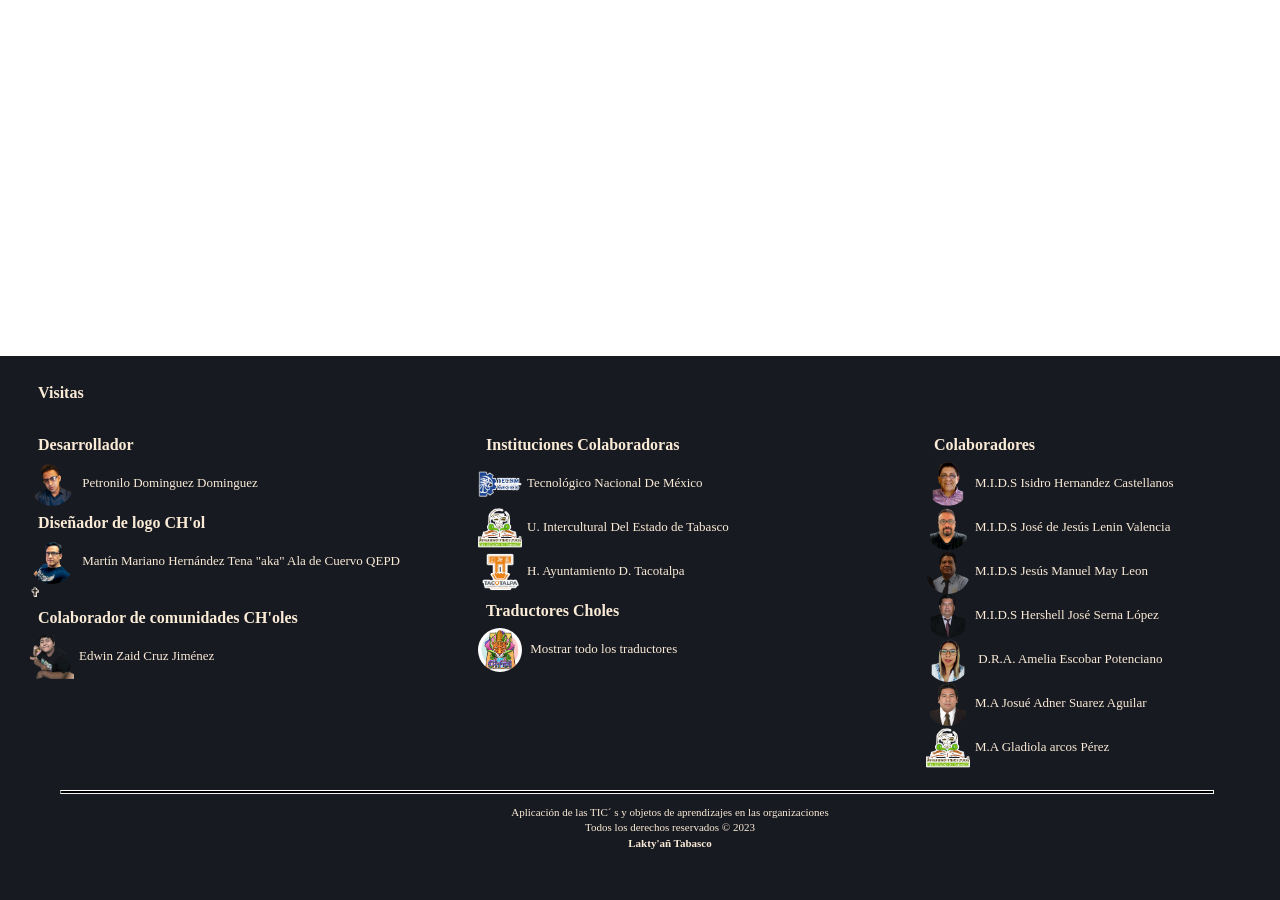
<file: footer.html>
<!DOCTYPE html>
<html lang="en">
  <head>
    <meta charset="UTF-8" />
    <meta name="viewport" content="width=device-width, initial-scale=1.0" />
    <title>Ejemplo de Footer Elegante</title>
    <link rel="stylesheet" href="css/footer.css" />
    <link
      rel="stylesheet"
      href="https://cdnjs.cloudflare.com/ajax/libs/font-awesome/6.4.2/css/all.min.css"
      integrity="sha512-z3gLpd7yknf1YoNbCzqRKc4qyor8gaKU1qmn+CShxbuBusANI9QpRohGBreCFkKxLhei6S9CQXFEbbKuqLg0DA=="
      crossorigin="anonymous"
      referrerpolicy="no-referrer"
    />
  </head>
  <body>
    <footer>
      <h2>Visitas</h2>
      <div id="sfcppfbcnc94trnz296mwgj5esx6x36gahf"></div><script type="text/javascript" src="https://counter7.optistats.ovh/private/counter.js?c=ppfbcnc94trnz296mwgj5esx6x36gahf&down=async" async></script><br><a href="https://www.contadorvisitasgratis.com"></a><noscript><a href="https://www.contadorvisitasgratis.com" title="contador de visitas"><img src="https://counter7.optistats.ovh/private/contadorvisitasgratis.php?c=ppfbcnc94trnz296mwgj5esx6x36gahf" border="0" title="contador de visitas" alt="contador de visitas"></a></noscript>
      <div class="container__footer">
        <div class="box__footer">
          
          <h2>Desarrollador</h2>
          <a
            href="#"
            data-tooltip="Ingeniero informatico, egresado del Instituto Tecnologico Superior de la Region Sierra."
          >
            <img class="perfil" src="img/petro.webp" alt />
            Petronilo Dominguez Dominguez </a
          >
          
          <h2>Diseñador de logo CH'ol</h2>
          <a
            href="https://aladecuervo.com/"
            data-tooltip="Diseñador gráfico especializado en ilustración, edición y foto manipulación de imágenes, fotografía, foto de producto, capacitación y enseñanza para la certificación. Hoy en día colabora con Adobe Latinoamérica impartiendo Webinars relacionados con la edición digital de imágenes, ilustración, tips y trucos para el manejo de sus diferentes programas además de dar  conferencias y talleres en diversas instituciones, universidades y eventos en Latinoamérica."
          >
            <img class="perfil" src="img/cuervo0.webp" alt />
            Martín Mariano Hernández Tena "aka" Ala de Cuervo  QEPD ✞ </a
          >
          <h2>Colaborador de comunidades CH'oles</h2>
          <a href="#">
            <img src="img/edwin.png" alt="Logo 2" />Edwin Zaid Cruz Jiménez</a
          >
          
          
           
        </div>
        

        <div class="box__footer">
          <h2>Instituciones Colaboradoras</h2>
          <a href="#">
            <img src="img/tabasco.webp" alt="Logo 2" />Tecnológico Nacional De
            México</a
          >
          <a href="#">
            <img src="img/tec.webp" alt="Logo 2" />U. Intercultural Del Estado de
            Tabasco</a
          >
          <a href="#">
            <img src="img/ayuntamiento.webp" alt="Logo 2" />H. Ayuntamiento D.
            Tacotalpa</a
          >
          <h2>Traductores Choles</h2>
          <a
            href="#"
            data-tooltip="
                        Eliseo Martínez Pérez,
                        M. Guadalupe Hrdz Gómez,
                        Rosa Eneyda Gómez Encino,
                        Juan Diego Pérez Martínez,
                        José Raúl Sánchez Pérez,
                        Nayeli Martínez Gutiérrez,
                        Iván Pérez Pérez,
                        Rigoberto Domínguez Rueda,
                        Blanca Adela Cruz Cruz,
                        Lilly Mayte Díaz Sánchez,
                        Heidi Trinidad Ramírez López,
                        Karen Gutiérrez García,
                        José Alberto Aguilar Sánchez,
                        Yanine Nathali Cajas Gómez, 
                        Lucy Cruz Álvarez,
                        César Darinel García Pérez,
                        Verónica Girón Intzin,
                        Leticia Ramírez Diaz,  
                        Javier Hernández Pérez,
                        Karen Jemiah Cruz Hernández,
                        Cori Yarita López López, 
                        Estrella Cruz Álvarez,
                        Nancy Cristhel Sánchez Gtz,
                        Axel Domingo Vázquez Mtnz
                        "
          >
            <img class="perfil" src="img/logo2.webp" alt />
            Mostrar todo los traductores </a>
           
        </div>

        <div class="box__footer">
          <h2>Colaboradores</h2>

          <a
            href="#"
            data-tooltip="Docente Investigador pertenece al TecNM Campus de la región Sierra, abarca Matemáticas Discretas, Fundamentos de Sistemas de Información, Arquitectura de Computadoras, Taller de Investigación e Investigación de Operaciones.Posee una sólida base que incluye una Licenciatura en Informática Administrativa, una Maestría en Ingeniería y Desarrollo de Software y un Doctorado en Administración. 
            "
          >
            <img class="perfil" src="img/isidro.png" alt />M.I.D.S Isidro
            Hernandez Castellanos</a
          >

          <a
            href="#"
            data-tooltip="Profesional en ingeniería de software y docencia. Posee una Maestría en Ingeniería y Desarrollo de Software y es Ingeniero en Sistemas Computacionales. Además, tiene experiencia como consultor en análisis, diseño e implantación de sistemas de cómputo y aplicaciones web, Actualmente, es presidente de la Academia de Ingeniería Informática en el TecNM Campus Región Sierra. También ha sido miembro del Comité Técnico de Posgrado e Investigación y asesor de tesis en la Universidad del Valle de Grijalva. 
            "
          >
            <img class="perfil" src="img/lenin.webp" alt />M.I.D.S José de Jesús
            Lenin Valencia</a
          >
          <a
            href="#"
            data-tooltip=""
          >
            <img class="perfil" src="img/may.png" alt />M.I.D.S Jesús Manuel
            May Leon</a
          >
          <a
            href="#"
            data-tooltip="Herschell J. Serna López, docente con 20 años de experiencia en el Tecnológico Nacional de México, posee una Licenciatura en Informática y una Maestría en Ingeniería en Desarrollo de Software. Su destacado desempeño académico se refleja en su dedicación a la enseñanza. Aspira a obtener un Doctorado en Tecnología Educativa, evidenciando su compromiso con la innovación en la educación. Con habilidades en desarrollo de software"
          >
            <img class="perfil" src="img/hershell.png" alt />M.I.D.S Hershell
            José Serna López</a
          >
          <a
            href="#"
            data-tooltip="Lingüista y docente investigadora en las líneas de lexicografía, historiografía lingüística, análisis crítico del discurso y educación intercultural. Ha escrito distintos artículos de divulgación científica en revistas nacionales y extranjeras, ha impartido distintos talleres sobre metodologías de análisis lingüístico y ha presentado ponencias en diversos eventos académicos en México, Perú y Guatemala. Es miembro del Sistema Estatal de Investigadores de Tabasco y de la Asociación Mexicana de Lingüística de México.Colabora con la Universidad Intercultural del Estado de Tabasco y la Benemérita Universidad Autónoma de Puebla."
          >
            <img class="perfil" src="img/amelia.webp" alt />
            D.R.A. Amelia Escobar Potenciano
          </a>
          <a
            href="#"
            data-tooltip="Profesional en Informática Administrativa y una maestría en Administración de Recursos Humanos por la Universidad Juárez Autónoma de Tabasco. Su trayectoria está enriquecida con participación en congresos, cursos y capacitaciones en áreas como educación, informática y gestión de proyectos. En el ámbito profesional, ha sido catedrático en el Instituto Tecnológico de la Región Sierra, y consultor para proyectos gubernamentales, demostrando competencias en educación, desarrollo empresarial y rural."
          >
            <img class="perfil" src="img/adner.png" alt />M.A Josué Adner Suarez
            Aguilar</a
          >

          <a href="#" data-tooltip="">
            <img src="img/tec.webp" alt />M.A Gladiola arcos Pérez</a
          >
        </div>
      </div>

      <div class="box__copyright pie">
        <hr />
        <p>
          Aplicación de las TIC´ s y objetos de aprendizajes en las
          organizaciones<br />
          Todos los derechos reservados © 2023<br />
          <b>Lakty'añ Tabasco</b>
        </p>
        <br />
      </div>
    </footer>
  </body>
</html>
</file>
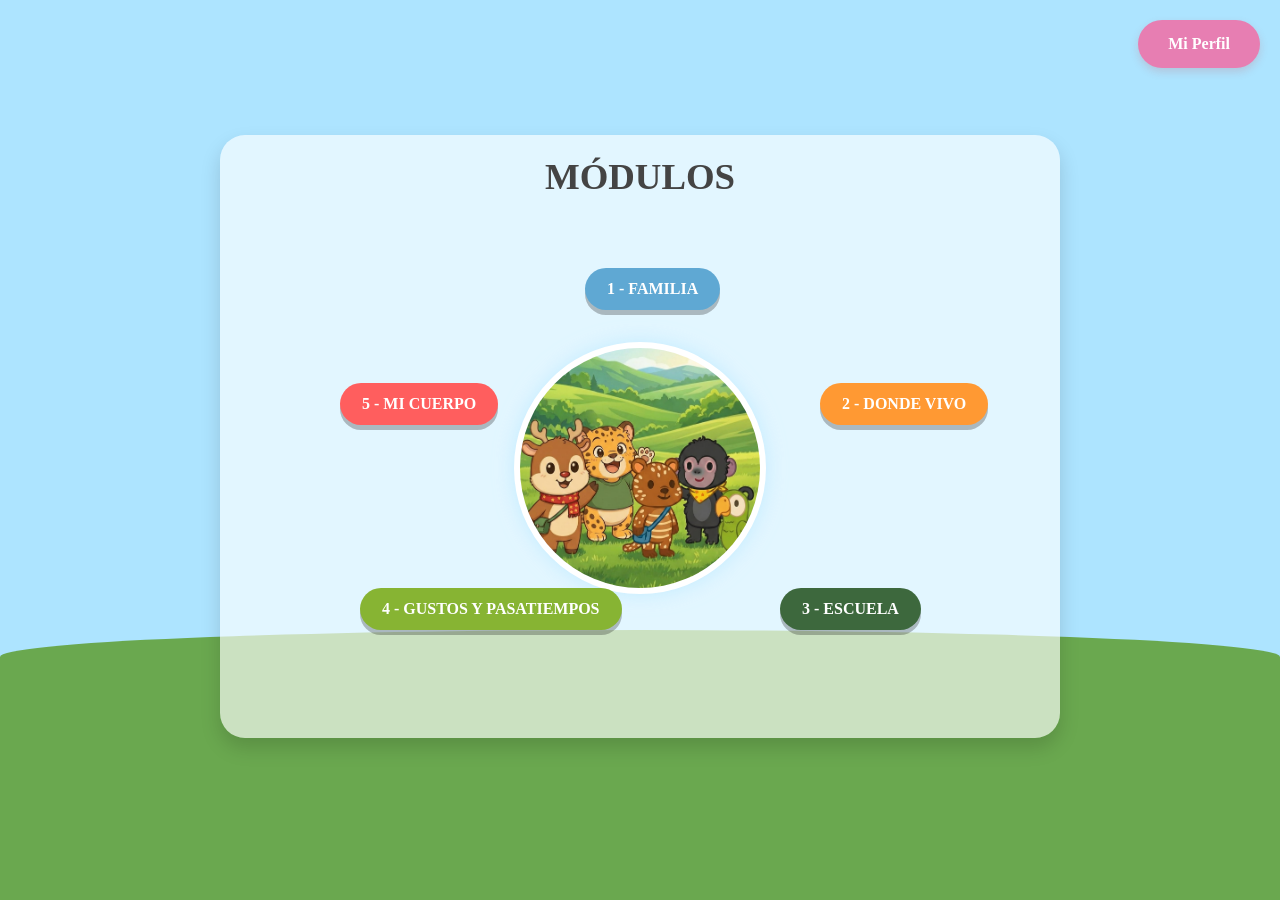
<file: aprendiendo chol/panprin.html>
<!DOCTYPE html>
<html lang="es">
<head>
    <meta charset="UTF-8">
    <meta name="viewport" content="width=device-width, initial-scale=1.0">
    <title>Menú Principal - Ch'ol App</title>

    <style>
        :root {
            --color-cielo: #ADE4FF;
            --color-pasto: #6AA84F;
            --btn1: #5FA8D3;
            --btn2: #FF9933;
            --btn3: #3d683d;
            --btn4: #87b433;
            --btn5: #FF5E5E;
            --btn-perfil: #e77eb2;
        }

        body {
            margin: 0;
            background-color: var(--color-cielo);
            overflow: hidden;
            display: flex;
            flex-direction: column;
            align-items: center;
        }

        .ground {
            position: fixed;
            bottom: 0;
            width: 100%;
            height: 30vh;
            background-color: var(--color-pasto);
            border-top-left-radius: 50% 10%;
            border-top-right-radius: 50% 10%;
            z-index: 0;
        }

        .interface-box {
            background-color: rgba(255, 255, 255, 0.65);
            border-radius: 25px;
            width: 90%;
            max-width: 800px;
            margin-top: 15vh;
            padding: 20px;
            box-shadow: 0 10px 20px rgba(0,0,0,0.15);
            position: relative;
            z-index: 10;
        }

        header h1 {
            text-align: center;
            font-size: 2.3rem;
            margin: 0;
            color: #444;
        }

        .profile-button {
            position: fixed; 
            top: 20px; 
            right: 20px; 
            background-color: var(--btn-perfil); 
            color: rgb(255, 255, 255);
            padding: 15px 30px;
            border: none;
            border-radius: 25px;
            font-weight: bold;
            font-size: 1rem;
            text-decoration: none;
            box-shadow: 0 4px 8px rgba(199, 79, 79, 0.2);
            transition: all 0.2s ease-in-out;
            z-index: 100; 
        }

        .profile-button:hover {
            transform: translateY(-3px);
            box-shadow: 0 6px 12px rgba(0, 0, 0, 0.3);
            background-color: #FFB6C1; 
        }

        .button-area {
            position: relative;
            width: 100%;
            height: 500px;
            margin-top: 20px;
        }

.center-content {
    position: absolute;
    top: 50%;
    left: 50%;
    transform: translate(-50%, -50%); 
    width: 240px; 
    height: 240px;
    border-radius: 50%;     
    border: 6px solid white; 
    box-shadow: 0 0 20px rgba(173, 228, 255, 0.6);
    overflow: hidden;   
    background-color: #fff;   
    z-index: 0;
}

.center-content img {
    width: 100%;
    height: 100%;
    object-fit: cover; 
}

        .nav-btn {
            position: absolute;
            padding: 12px 22px;
            border-radius: 40px;
            color: white;
            text-decoration: none;
            font-weight: bold;
            font-size: 1rem;
            box-shadow: 0 5px 0 rgba(0,0,0,0.25);
            transition: transform 0.2s;
            animation: float 3s ease-in-out infinite;
        }


        @keyframes float {
            0% { transform: translateY(0px); }
            50% { transform: translateY(-12px); }
            100% { transform: translateY(0px); }
        }

        .nav-btn:hover {
            filter: brightness(1.1);
            transform: scale(1.05);
        }

#btn1 { background: var(--btn1); top: calc(50% - 200px); left: calc(50% - 55px); } 
#btn2 { background: var(--btn2); top: calc(50% - 85px);  left: calc(50% + 180px); }
#btn3 { background: var(--btn3); top: calc(50% + 120px); left: calc(50% + 140px); }
#btn4 { background: var(--btn4); top: calc(50% + 120px); left: calc(50% - 280px); }
#btn5 { background: var(--btn5); top: calc(50% - 85px);  left: calc(50% - 300px); }

@media (max-width: 600px) {

    .button-area {
        height: 340px;
    }

    .center-content {
        width: 190px;
        height: 200px;
        border-width: 4px;
    }

    .nav-btn {
        font-size: 0.8rem;
        padding: 10px 18px;
        border-radius: 30px;
        animation-duration: 2.5s; 
    }

    #btn1 { 
        top: calc(50% - 140px); 
        left: calc(50% - 45px); 
    }

    #btn2 {
        top: calc(50% - 40px); 
        left: calc(50% - 210px); 
    }

    #btn3 { 
        top: calc(50% + 75px); 
        left: calc(50% - 175px); 
    }

    #btn4 { 
        top: calc(50% - 40px); 
        left: calc(50% + 80px); 
    }

    #btn5 { 
        top: calc(50% + 75px); 
        left: calc(50% + 60px); 
    }
}

@media (min-width: 600px) and (max-width: 900px) {

    .button-area {
        height: 420px;
    }

    .center-content {
        width: 200px;
        height: 200px;
    }

    .nav-btn {
        font-size: 1rem;
        padding: 12px 26px;
    }

    #btn1 { top: calc(50% - 170px); left: calc(50% - 45px); }
    #btn2 { top: calc(50% - 60px);  left: calc(50% + 150px); }
    #btn3 { top: calc(50% + 95px);  left: calc(50% + 125px); }
    #btn4 { top: calc(50% + 95px);  left: calc(50% - 180px); }
    #btn5 { top: calc(50% - 60px);  left: calc(50% - 210px); }
}

    </style>
</head>
<body>

<a href="user.html" class="profile-button">Mi Perfil</a>

<div class="interface-box">
    <header>
        <h1>MÓDULOS</h1>
    </header>

    <div class="button-area">

        <div class="center-content">
            <img src="assets/img/grupo.jpeg" alt="Imagen representativa">
        </div>

        <a href="U1/U1FAM.html" class="nav-btn" id="btn1">1 - FAMILIA</a>
        <a href="U2/U2DOVI.html" class="nav-btn" id="btn2">2 - DONDE VIVO</a>
        <a href="U3/U3ESC.html" class="nav-btn" id="btn3">3 - ESCUELA</a>
        <a href="U4/U4GUPA.html" class="nav-btn" id="btn4">4 - GUSTOS Y PASATIEMPOS</a>
        <a href="U5/U5MICU.html" class="nav-btn" id="btn5">5 - MI CUERPO</a>

    </div>
</div>

<div class="ground"></div>

<script>
    document.addEventListener('DOMContentLoaded', () => {
        const nombreGoogle = localStorage.getItem('usuario_nombre');
        
        const btnPerfil = document.querySelector('.profile-button');

        if (nombreGoogle && btnPerfil) {
            const primerNombre = nombreGoogle.split(' ')[0]; 
            btnPerfil.textContent = "Hola, " + primerNombre;
        }
    });
</script>

</body>
</html>
</file>
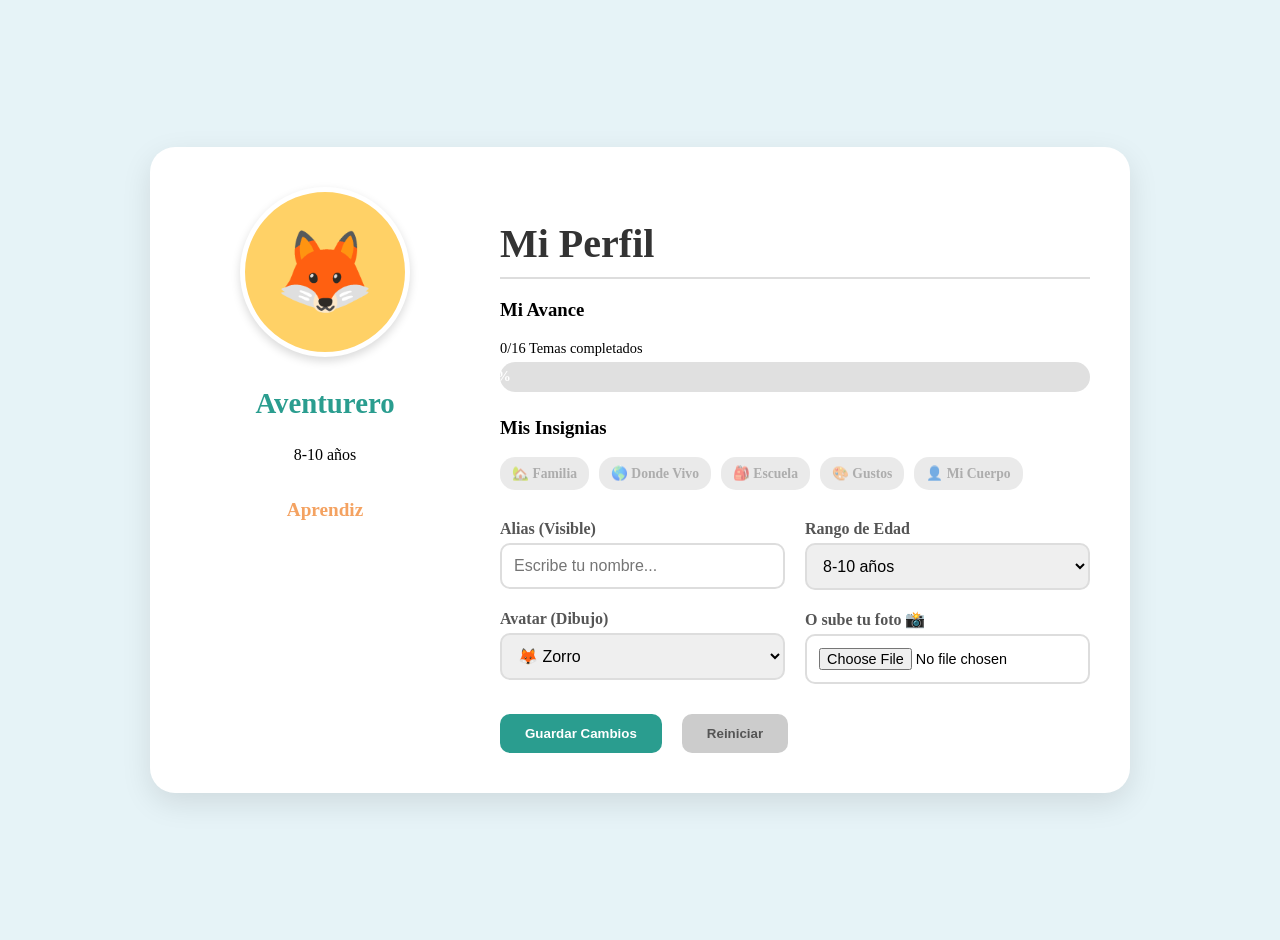
<file: aprendiendo chol/user.html>
<!DOCTYPE html>
<html lang="es">
<head>
    <meta charset="UTF-8">
    <meta name="viewport" content="width=device-width, initial-scale=1.0">
    <title>Perfil de Usuario - Aprendiendo Ch'ol</title>
    <style>
        
        body {
            font-family: 'Comic Sans MS', 'Comic Sans', cursive;
            margin: 0;
            padding: 20px;
            background-color: #E6F3F7;
            display: flex;
            justify-content: center;
            align-items: center;
            min-height: 100vh;
        }

        .profile-container {
            background-color: #ffffff;
            border-radius: 25px;
            box-shadow: 0 10px 30px rgba(0, 0, 0, 0.1);
            padding: 40px;
            display: flex;
            gap: 40px;
            max-width: 900px;
            width: 90%;
            align-items: flex-start;
        }

        .user-info {
            display: flex;
            flex-direction: column;
            align-items: center;
            text-align: center;
            width: 30%;
            flex-shrink: 0;
        }

        .avatar-display {
            width: 160px;
            height: 160px;
            border-radius: 50%;
            background-color: #FFD166;
            display: flex;
            justify-content: center;
            align-items: center;
            font-size: 5rem;
            color: #fff;
            margin-bottom: 20px;
            box-shadow: 0 4px 10px rgba(0, 0, 0, 0.15);
            overflow: hidden;
            border: 5px solid white;
        }
        
        .avatar-display img {
            width: 100%;
            height: 100%;
            object-fit: cover;
        }

        .user-info h2 {
            font-size: 1.8rem;
            color: #2A9D8F;
            margin: 10px 0;
            word-break: break-word;
        }
        
        .user-role {
            font-size: 1.2rem;
            color: #F4A261;
            font-weight: bold;
        }

        .profile-form { width: 70%; }
        
        .profile-form h2 {
            font-size: 2.5rem;
            color: #333;
            border-bottom: 2px solid #ddd;
            padding-bottom: 10px;
            margin-bottom: 20px;
        }

        .progress-section { margin-bottom: 25px; }
        
        .progress-bar-container {
            background-color: #e0e0e0;
            border-radius: 15px;
            height: 30px;
            overflow: hidden;
            cursor: pointer;
        }

        .progress-bar {
            height: 100%;
            width: 0%;
            background-color: #7EE081;
            display: flex;
            align-items: center;
            justify-content: center;
            color: #fff;
            font-weight: bold;
            font-size: 0.9rem;
            transition: width 1s ease-in-out;
        }

        .badges-section { margin-bottom: 30px; }
        .badges-container {
            display: flex;
            flex-wrap: wrap;
            gap: 10px;
            justify-content: flex-start;
        }

        .badge {
            background-color: #ddd; 
            color: #777;
            padding: 8px 12px;
            border-radius: 15px;
            font-weight: bold;
            font-size: 0.85rem;
            display: flex;
            align-items: center;
            gap: 5px;
            opacity: 0.6;
            transition: all 0.3s;
        }

        .badge.unlocked {
            background-color: #FFC04C;
            color: #fff; 
            opacity: 1;
            transform: scale(1.05);
            box-shadow: 0 3px 6px rgba(0,0,0,0.15);
            border: 2px solid #fff;
        }
        
        .badge.final {
            background: linear-gradient(45deg, #FF5E5E, #FF9933);
            display: none; 
        }
        .badge.final.unlocked {
            display: flex;
            animation: bounce 1s infinite alternate;
        }

        @keyframes bounce { to { transform: translateY(-5px); } }

        .form-fields {
            display: grid;
            grid-template-columns: 1fr 1fr;
            gap: 20px;
            margin-bottom: 30px;
        }

        .form-group label {
            display: block;
            margin-bottom: 5px;
            color: #555;
            font-weight: bold;
        }
        
        .form-group input, .form-group select {
            width: 100%;
            padding: 12px;
            border: 2px solid #ddd;
            border-radius: 10px;
            font-size: 1rem;
            box-sizing: border-box;
        }

        input[type="file"] {
            background: white;
            font-size: 0.9rem;
        }

        .button-group { display: flex; gap: 20px; }
        
        .button-group button {
            padding: 12px 25px;
            border: none;
            border-radius: 10px;
            font-weight: bold;
            cursor: pointer;
            transition: transform 0.2s;
        }

        .save-button { background-color: #2A9D8F; color: #fff; }
        .reset-button { background-color: #ccc; color: #555; }
        .save-button:hover { transform: translateY(-2px); }

        @media (max-width: 768px) {
            .profile-container { flex-direction: column; padding: 20px; }
            .user-info, .profile-form { width: 100%; }
            .user-info { border-bottom: 1px solid #eee; padding-bottom: 20px; }
            .form-fields { grid-template-columns: 1fr; }
            .badges-container { justify-content: center; }
        }
    </style>
</head>
<body>
    <div class="profile-container">
        <div class="user-info">
            <div class="avatar-display" id="avatarDisplay">🦊</div>
            <h2 id="aliasDisplay">Aventurero</h2>
            <p id="ageDisplay">8-10 años</p>
            <p class="user-role" id="rangoDisplay">Aprendiz</p> </div>

        <form class="profile-form" id="profileForm">
            <h2>Mi Perfil</h2>
            
            <div class="progress-section">
                <h3>Mi Avance</h3>
                <p style="font-size: 0.9rem; margin: 5px 0 5px 0;">
                    <span id="temasCompletados">0</span>/16 Temas completados
                </p>
                <div class="progress-bar-container" title="¡Haz click aquí para probar el avance!">
                    <div class="progress-bar" id="progressBar" style="width: 0%;">0%</div>
                </div>
            </div>

            <div class="badges-section">
                <h3>Mis Insignias</h3>
                <div class="badges-container">
                    <div class="badge" id="badge-fam">🏡 Familia</div>
                    <div class="badge" id="badge-viv">🌎 Donde Vivo</div>
                    <div class="badge" id="badge-esc">🎒 Escuela</div>
                    <div class="badge" id="badge-gus">🎨 Gustos</div>
                    <div class="badge" id="badge-cue">👤 Mi Cuerpo</div>
                    <div class="badge final" id="badge-final">👑 Gran Maestro Ch'ol</div>
                </div>
            </div>

            <div class="form-fields">
                <div class="form-group">
                    <label for="alias">Alias (Visible)</label>
                    <input type="text" id="alias" placeholder="Escribe tu nombre..." maxlength="12">
                </div>
                <div class="form-group">
                    <label for="age">Rango de Edad</label>
                    <select id="age">
                        <option value="5-7">5-7 años</option>
                        <option value="8-10" selected>8-10 años</option>
                        <option value="11-13">11-13 años</option>
                        <option value="14+">14+ años</option>
                    </select>
                </div>
                <div class="form-group">
                    <label for="avatar">Avatar (Dibujo)</label>
                    <select id="avatar">
                        <option value="🦊" selected>🦊 Zorro</option>
                        <option value="🐆">🐆 Jaguar</option>
                        <option value="🐒">🐒 Mono</option>
                        <option value="🦜">🦜 Loro</option>
                        <option value="🦉">🦉 Búho</option>
                    </select>
                </div>
                <div class="form-group">
                    <label for="upload-image">O sube tu foto 📸</label>
                    <input type="file" id="upload-image" accept="image/png, image/jpeg, image/jpg">
                </div>
            </div>

            <div class="button-group">
                <button type="submit" class="save-button" id="saveButton">Guardar Cambios</button>
                <button type="button" class="reset-button" id="resetButton">Reiniciar</button>
            </div>
        </form>
    </div>

    <script>
document.addEventListener('DOMContentLoaded', () => {
    // Referencias
    const elements = {
        aliasInput: document.getElementById('alias'),
        ageSelect: document.getElementById('age'),
        avatarSelect: document.getElementById('avatar'),
        fileInput: document.getElementById('upload-image'), 
        aliasDisplay: document.getElementById('aliasDisplay'),
        ageDisplay: document.getElementById('ageDisplay'),
        avatarDisplay: document.getElementById('avatarDisplay'),
        progressBar: document.getElementById('progressBar'),
        temasCountLabel: document.getElementById('temasCompletados')
    };

    let fotoBase64 = null; 

    fetch('backend/api/user.php?action=estadisticas')
        .then(res => res.json())
        .then(stats => {
            if(stats.error) return;
            let porcentajeReal = Math.min(stats.puntos_totales, 100); 
            elements.progressBar.style.width = porcentajeReal + '%';
            elements.progressBar.textContent = Math.round(porcentajeReal) + '%';
            if(elements.temasCountLabel) elements.temasCountLabel.textContent = stats.temas_completados;
            
        });

    fetch('backend/api/user.php?action=datos&t=' + new Date().getTime())
    .then(res => res.json())
        .then(user => {
            if(user.error) {
                console.log("No logueado");
                return; 
            }

            elements.aliasInput.value = user.alias;
            elements.aliasDisplay.textContent = user.alias;
            elements.ageSelect.value = user.rango_edad || '8-10';
            
            const esAvatarDefault = (!user.avatar || user.avatar === '🦊' || user.avatar === '?');
            
            if (esAvatarDefault && user.foto_perfil_url) {
                elements.avatarDisplay.innerHTML = `<img src="${user.foto_perfil_url}" style="width:100%;height:100%;object-fit:cover;">`;
                elements.avatarSelect.value = '🦊'; 
            } else {
                const emoji = user.avatar || '🦊';
                elements.avatarDisplay.textContent = emoji;
                elements.avatarDisplay.innerHTML = emoji; 
                elements.avatarSelect.value = emoji;
            }
        });

    const fileInput = document.querySelector('input[type="file"]');
    if(fileInput) {
        fileInput.addEventListener('change', function() {
            const file = this.files[0];
            if (file) {
                const reader = new FileReader();
                reader.onload = function(e) {
                    fotoBase64 = e.target.result;
                    elements.avatarDisplay.innerHTML = `<img src="${fotoBase64}" style="width:100%;height:100%;object-fit:cover;">`;
                    elements.avatarSelect.value = '🦊'; 
                };
                reader.readAsDataURL(file);
            }
        });
    }

    document.getElementById('profileForm').addEventListener('submit', (e) => {
        e.preventDefault();
        
        const data = {
            alias: elements.aliasInput.value,
            rango_edad: elements.ageSelect.value,
            avatar: elements.avatarSelect.value
        };

        if (fotoBase64) {
            data.foto_custom = fotoBase64;
        }

        fetch('backend/api/profile.php', {
            method: 'PUT',
            headers: {'Content-Type': 'application/json'},
            body: JSON.stringify(data)
        })
        .then(res => res.json())
        .then(resp => {
            if(resp.success) {
                
                elements.aliasDisplay.textContent = elements.aliasInput.value;
                
                const edadTexto = elements.ageSelect.options[elements.ageSelect.selectedIndex].text;
                elements.ageDisplay.textContent = edadTexto;

                if (fotoBase64) {
                    elements.avatarDisplay.innerHTML = `<img src="${fotoBase64}" style="width:100%;height:100%;object-fit:cover;">`;
                } else {
                    const emojiSeleccionado = elements.avatarSelect.value;
                    
                    elements.avatarDisplay.innerHTML = emojiSeleccionado; 
                    elements.avatarDisplay.textContent = emojiSeleccionado;
                }

                alert("¡Datos actualizados correctamente!");
            } else {
                alert("Error al guardar: " + (resp.error || "Desconocido"));
                console.error(resp);
            }
        })
        .catch(err => {
            console.error(err);
            alert("Error de conexión al guardar.");
        });
    });
});
</script>

</body>
</html>
</file>
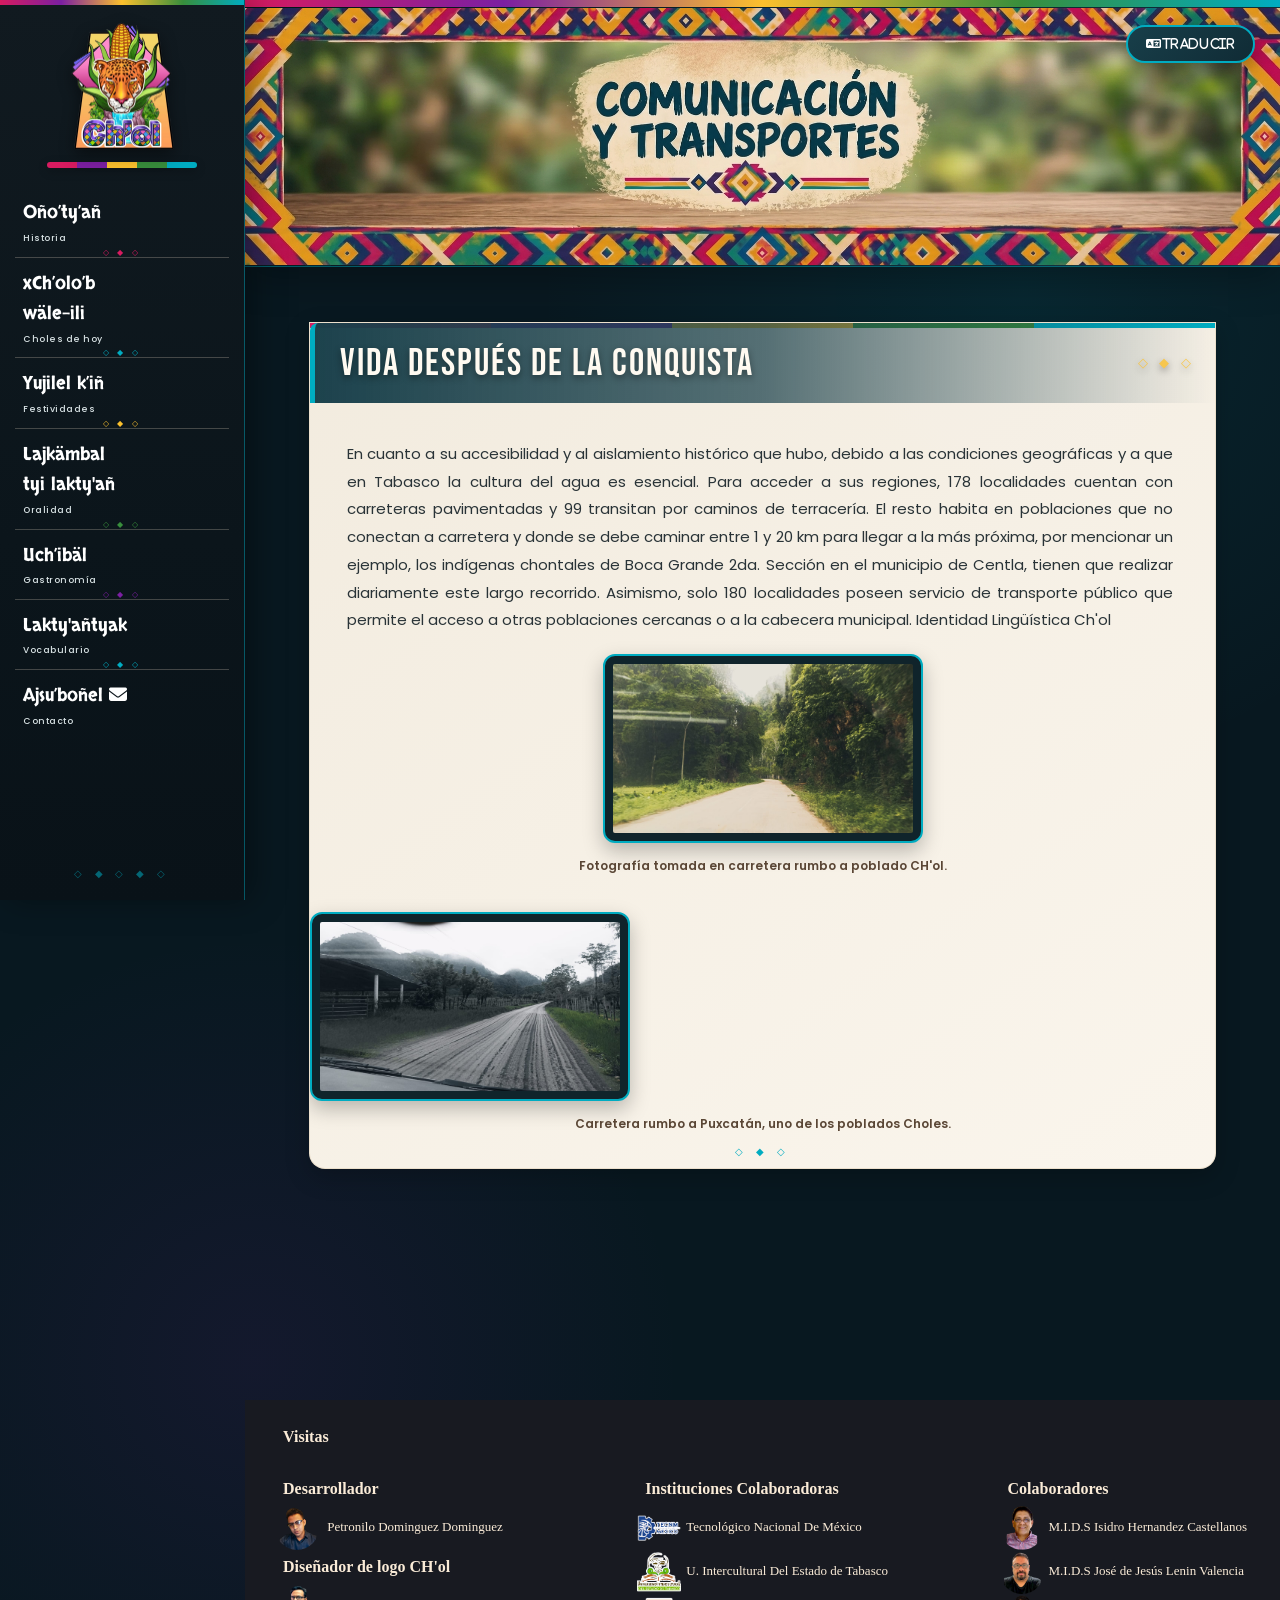
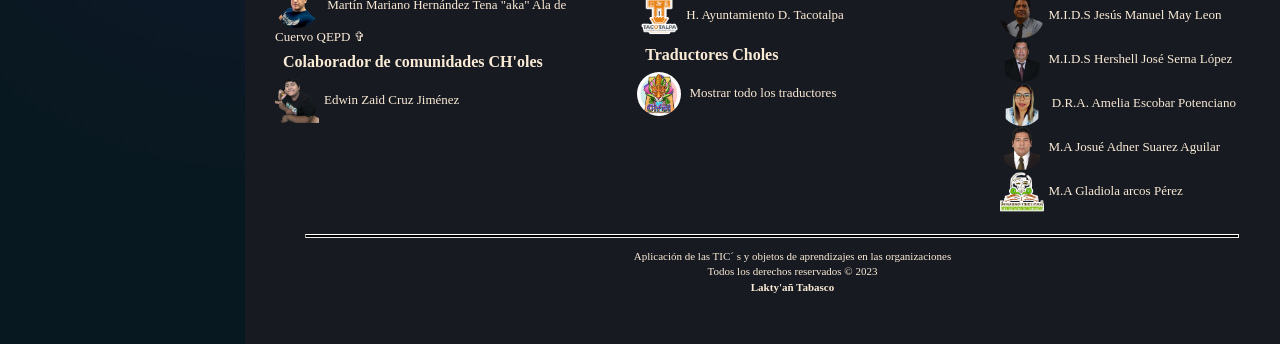
<file: secciones/comunicacionytransporte.html>
<!DOCTYPE html>
<html lang="es">

<head>
    <meta charset="UTF-8" />
    <meta name="viewport" content="width=device-width, initial-scale=1.0" />
    <title>Identidad Lingüística Ch'ol</title>

    <link rel="stylesheet" href="../css/seccion.css">

    <link rel="stylesheet"
        href="https://cdnjs.cloudflare.com/ajax/libs/font-awesome/6.4.2/css/all.min.css">
</head>

<body>

    <!-- BOTÓN DEL MENÚ MÓVIL -->
    <button
        id="btnMenuMovil"
        class="btn-menu-movil"
        type="button"
        aria-label="Abrir menú"
        aria-expanded="false"
        aria-controls="menuPrincipal"
    >
        <i class="fas fa-bars" aria-hidden="true"></i>
    </button>

    <!-- FONDO OSCURO DEL MENÚ -->
    <div
        id="menuOverlay"
        class="menu-overlay"
        aria-hidden="true"
    ></div>

    <header class="header">

        <nav class="navbar" id="menuPrincipal">

            <div class="logo">
                <a href="../index.html">
                    <img src="../img/logo.webp" alt="Logo">
                </a>
            </div>

            <ul class="menu">

                <li class="submenu">
                    Oño’ty’añ
                    <br>
                    <h6>Historia</h6>

                    <ul class="submenu-content">

                        <li>
                            <a href="../secciones/epocaprehispanica.html">
                                Ijulelo’b ajmayajo’b
                                <h6>(Epóca prehispanica)</h6>
                            </a>
                        </li>

                        <li>
                            <a href="../secciones/nuevaespaña.html">
                                Tsiji’b España
                                <h6>(Nueva España)</h6>
                            </a>
                        </li>

                        <li>
                            <a href="../secciones/llegadaatabasco.html">
                                k’otyel tyi Tabasco
                                <h6>(Llegada a Tabasco)</h6>
                            </a>
                        </li>

                    </ul>
                </li>


                <li class="submenu">
                    xCh’olo’b
                    <br>
                    wäle-ili
                    <br>
                    <h6>Choles de hoy</h6>

                    <ul class="submenu-content">

                        <li>
                            <a href="../secciones/comunicacionytransporte.html">
                                lakñämi’b yik’oty lakxänwi’
                                <h6>(Comunicación y transporte)</h6>
                            </a>
                        </li>

                        <li>
                            <a href="../secciones/educacion.html">
                                Pästyä
                                <h6>(Educación)</h6>
                            </a>
                        </li>

                        <li>
                            <a href="../secciones/serviciospublicos.html">
                                Laktyemk’älbal
                                <h6>(Servicios públicos)</h6>
                            </a>
                        </li>

                        <li>
                            <a href="../secciones/procesosproductivos.html">
                                Chäbä yom p’ojlisätyel
                                <h6>(Procesos productivos)</h6>
                            </a>
                        </li>

                        <li>
                            <a href="../secciones/problemassociales.html">
                                Iwolel chumtyäl
                                <h6>(Problemas sociales)</h6>
                            </a>
                        </li>

                    </ul>
                </li>


                <li class="submenu">
                    Yujilel k’iñ
                    <br>
                    <h6>Festividades</h6>

                    <ul class="submenu-content">

                        <li>
                            <a href="#">
                                2 de Febrero
                                <h5>(Dia de la Candelaria)</h5>
                            </a>
                        </li>

                        <li>
                            <a href="#">
                                Cambio de mayordomia
                                <h5>(3 de mayo,santa cruz)</h5>
                            </a>
                        </li>

                        <li>
                            <a href="#">
                                24 de mayo
                                <h5>(Dia de Maria Auxiliadora)</h5>
                            </a>
                        </li>

                        <li>
                            <a href="#">
                                1 y 2 de Novimbre
                                <h5>(Dia de los muertos)</h5>
                            </a>
                        </li>

                        <li>
                            <a href="#">
                                12 de Diciembre
                                <h5>(Virgen de Guadalupe)</h5>
                            </a>
                        </li>

                        <li>
                            <a href="#">
                                1 y 2 de Noviembre
                                <h5>(Dia de los muertos)</h5>
                            </a>
                        </li>

                    </ul>

                </li>


                <li class="submenu">
                    Lajkämbal
                    <br>
                    tyi lakty'añ
                    <br>
                    <h6>Oralidad</h6>

                    <ul class="submenu-content">

                        <li>
                            <a href="../secciones/cuentos.html">
                                Lajkämbal tyi lakty'añ
                                <h5>(Narraciones orales)</h5>
                            </a>
                        </li>

                    </ul>
                </li>


                <li class="submenu">
                    Uch’ibäl
                    <br>
                    <h6>Gastronomía</h6>

                    <ul class="submenu-content">

                        <li>
                            <a href="gastronomia.html">
                                Uch’ibäl tyi ichajp ichajplel
                                <h6>(Platillos tipicos)</h6>
                            </a>
                        </li>

                    </ul>
                </li>


                <li class="submenu">
                    Lakty'añtyak
                    <br>
                    <h6>Vocabulario</h6>

                    <ul class="submenu-content">

                        <li>
                            <a href="#">
                                <i class="fab fa-youtube" style="color:#FF0000;"></i>
                                Registro
                            </a>
                        </li>

                    </ul>
                </li>


                <li class="submenu">
                    Ajsu’boñel
                    <i class="fas fa-envelope"></i>
                    <br>
                    <h6>Contacto</h6>

                    <ul class="submenu-content">

                        <li>
                            <a href="https://wa.me/529931353201?text=Hola%20estoy%20interesado%20en%20saber%20más"
                                target="_blank">
                                <i class="fab fa-whatsapp" style="color:#25D366;"></i>
                                WhatsApp
                            </a>
                        </li>

                        <li>
                            <a href="https://www.facebook.com/profile.php?id=61551605832940"
                                target="_blank">
                                <i class="fab fa-facebook" style="color:#1877F2;"></i>
                                Facebook
                            </a>
                        </li>

                        <li>
                            <a href="mailto:nuestralenguachol@gmail.com"
                                target="_blank">
                                <i class="fas fa-envelope" style="color:#AEEEEE;"></i>
                                Correo
                            </a>
                        </li>

                        <li>
                            <a href="https://www.youtube.com/channel/UCw1-uoYB_3AJOigaK3_pUdQ"
                                target="_blank">
                                <i class="fab fa-youtube" style="color:#FF0000;"></i>
                                YouTube
                            </a>
                        </li>

                    </ul>
                </li>

            </ul>

        </nav>


        <!-- =================================================
             PORTADA / IMAGEN CON EL TÍTULO
             ================================================= -->

        <div class="header-content container">

            <div class="header-text">

                <img
                    src="../img/comunicacionytranporte.jpeg"
                    alt="Comunicación y transporte de la cultura Ch'ol de Tabasco"
                    class="portada-seccion">

            </div>

        </div>

    </header>


    <main>

        <div class="origen">

            <div class="parte espanol">

                <h2>Vida Después de la Conquista</h2>

                <div class="prueva">

                    <p>
                        En cuanto a su accesibilidad y al aislamiento histórico que hubo,
                        debido a las condiciones geográficas y a que en Tabasco la cultura
                        del agua es esencial. Para acceder a sus regiones, 178 localidades
                        cuentan con carreteras pavimentadas y 99 transitan por caminos de
                        terracería. El resto habita en poblaciones que no conectan a carretera
                        y donde se debe caminar entre 1 y 20 km para llegar a la más próxima,
                        por mencionar un ejemplo, los indígenas chontales de Boca Grande
                        2da. Sección en el municipio de Centla, tienen que realizar
                        diariamente este largo recorrido. Asimismo, solo 180 localidades
                        poseen servicio de transporte público que permite el acceso a otras
                        poblaciones cercanas o a la cabecera municipal. Identidad Lingüística Ch'ol
                    </p>

                    <div class="img-container">

                        <img
                            src="../img/transporte.jpg"
                            alt="Identidad Lingüística Ch'ol">

                        <figcaption>
                            Fotografía tomada en carretera rumbo a poblado CH'ol.
                        </figcaption>

                    </div>

                </div>


                <div class="img-container">

                    <img
                        src="../img/caminando2.jpeg"
                        alt="Identidad Lingüística Ch'ol">

                    <figcaption>
                        Carretera rumbo a Puxcatán, uno de los poblados Choles.
                    </figcaption>

                </div>

            </div>

        </div>


        <div class="origen">

            <div class="parte chol1">

                <h2>Vida Después de la Conquista</h2>

                <div class="prueva">

                    <p>
                        En cuanto a su accesibilidad y al aislamiento histórico que hubo,
                        debido a las condiciones geográficas y a que en Tabasco la cultura
                        del agua es esencial. Para acceder a sus regiones, 178 localidades
                        cuentan con carreteras pavimentadas y 99 transitan por caminos de
                        terracería. El resto habita en poblaciones que no conectan a carretera
                        y donde se debe caminar entre 1 y 20 km para llegar a la más próxima,
                        por mencionar un ejemplo, los indígenas chontales de Boca Grande
                        2da. Sección en el municipio de Centla, tienen que realizar
                        diariamente este largo recorrido. Asimismo, solo 180 localidades
                        poseen servicio de transporte público que permite el acceso a otras
                        poblaciones cercanas o a la cabecera municipal.

                        Identidad Lingüística Ch'ol
                    </p>

                    <div class="img-container">

                        <img
                            src="../img/transporte.jpg"
                            alt="Identidad Lingüística Ch'ol">

                        <figcaption>
                            Fotografía tomada en carretera rumbo a poblado CH'ol.
                        </figcaption>

                    </div>

                </div>


                <div class="img-container">

                    <img
                        src="../img/caminando2.jpeg"
                        alt="Identidad Lingüística Ch'ol">

                    <figcaption>
                        Carretera rumbo a Puxcatán, uno de los poblados Choles.
                    </figcaption>

                </div>

            </div>

        </div>


        <button id="cambiarVista">
            <i class="fas fa-language">Traducir</i>
        </button>

        <script src="../traducir.js"></script>


        <button id="btnTop" class="hidden">
            <i class="fas fa-chevron-up"></i>
        </button>

        <script src="../arriba.js"></script>

    </main>


    <iframe src="../footer.html"></iframe>

    <!-- SCRIPT DEL MENÚ MÓVIL -->
    <script>
    document.addEventListener("DOMContentLoaded", function () {

        const botonMenu = document.getElementById("btnMenuMovil");
        const menuOverlay = document.getElementById("menuOverlay");
        const navbarMovil = document.getElementById("menuPrincipal");

        if (!botonMenu || !menuOverlay || !navbarMovil) {
            return;
        }

        const iconoMenu = botonMenu.querySelector("i");

        function abrirMenu() {
            document.body.classList.add("menu-abierto");

            botonMenu.setAttribute("aria-expanded", "true");
            botonMenu.setAttribute("aria-label", "Cerrar menú");
            menuOverlay.setAttribute("aria-hidden", "false");

            iconoMenu.classList.remove("fa-bars");
            iconoMenu.classList.add("fa-xmark");
        }

        function cerrarMenu() {
            document.body.classList.remove("menu-abierto");

            botonMenu.setAttribute("aria-expanded", "false");
            botonMenu.setAttribute("aria-label", "Abrir menú");
            menuOverlay.setAttribute("aria-hidden", "true");

            iconoMenu.classList.remove("fa-xmark");
            iconoMenu.classList.add("fa-bars");

            navbarMovil.querySelectorAll(".submenu.abierto")
                .forEach(function (submenu) {
                    submenu.classList.remove("abierto");
                });
        }

        botonMenu.addEventListener("click", function () {
            if (document.body.classList.contains("menu-abierto")) {
                cerrarMenu();
            } else {
                abrirMenu();
            }
        });

        menuOverlay.addEventListener("click", cerrarMenu);

        navbarMovil.addEventListener("click", function (evento) {

            const enlace = evento.target.closest("a");

            if (enlace) {
                cerrarMenu();
                return;
            }

            const submenu = evento.target.closest("li.submenu");

            if (
                submenu &&
                submenu.parentElement.classList.contains("menu") &&
                window.innerWidth <= 767
            ) {
                evento.stopPropagation();
                submenu.classList.toggle("abierto");
            }
        });

        document.addEventListener("keydown", function (evento) {
            if (evento.key === "Escape") {
                cerrarMenu();
            }
        });

        window.addEventListener("resize", function () {
            if (window.innerWidth > 767) {
                cerrarMenu();
            }
        });

    });
    </script>

</body>

</html>
</file>
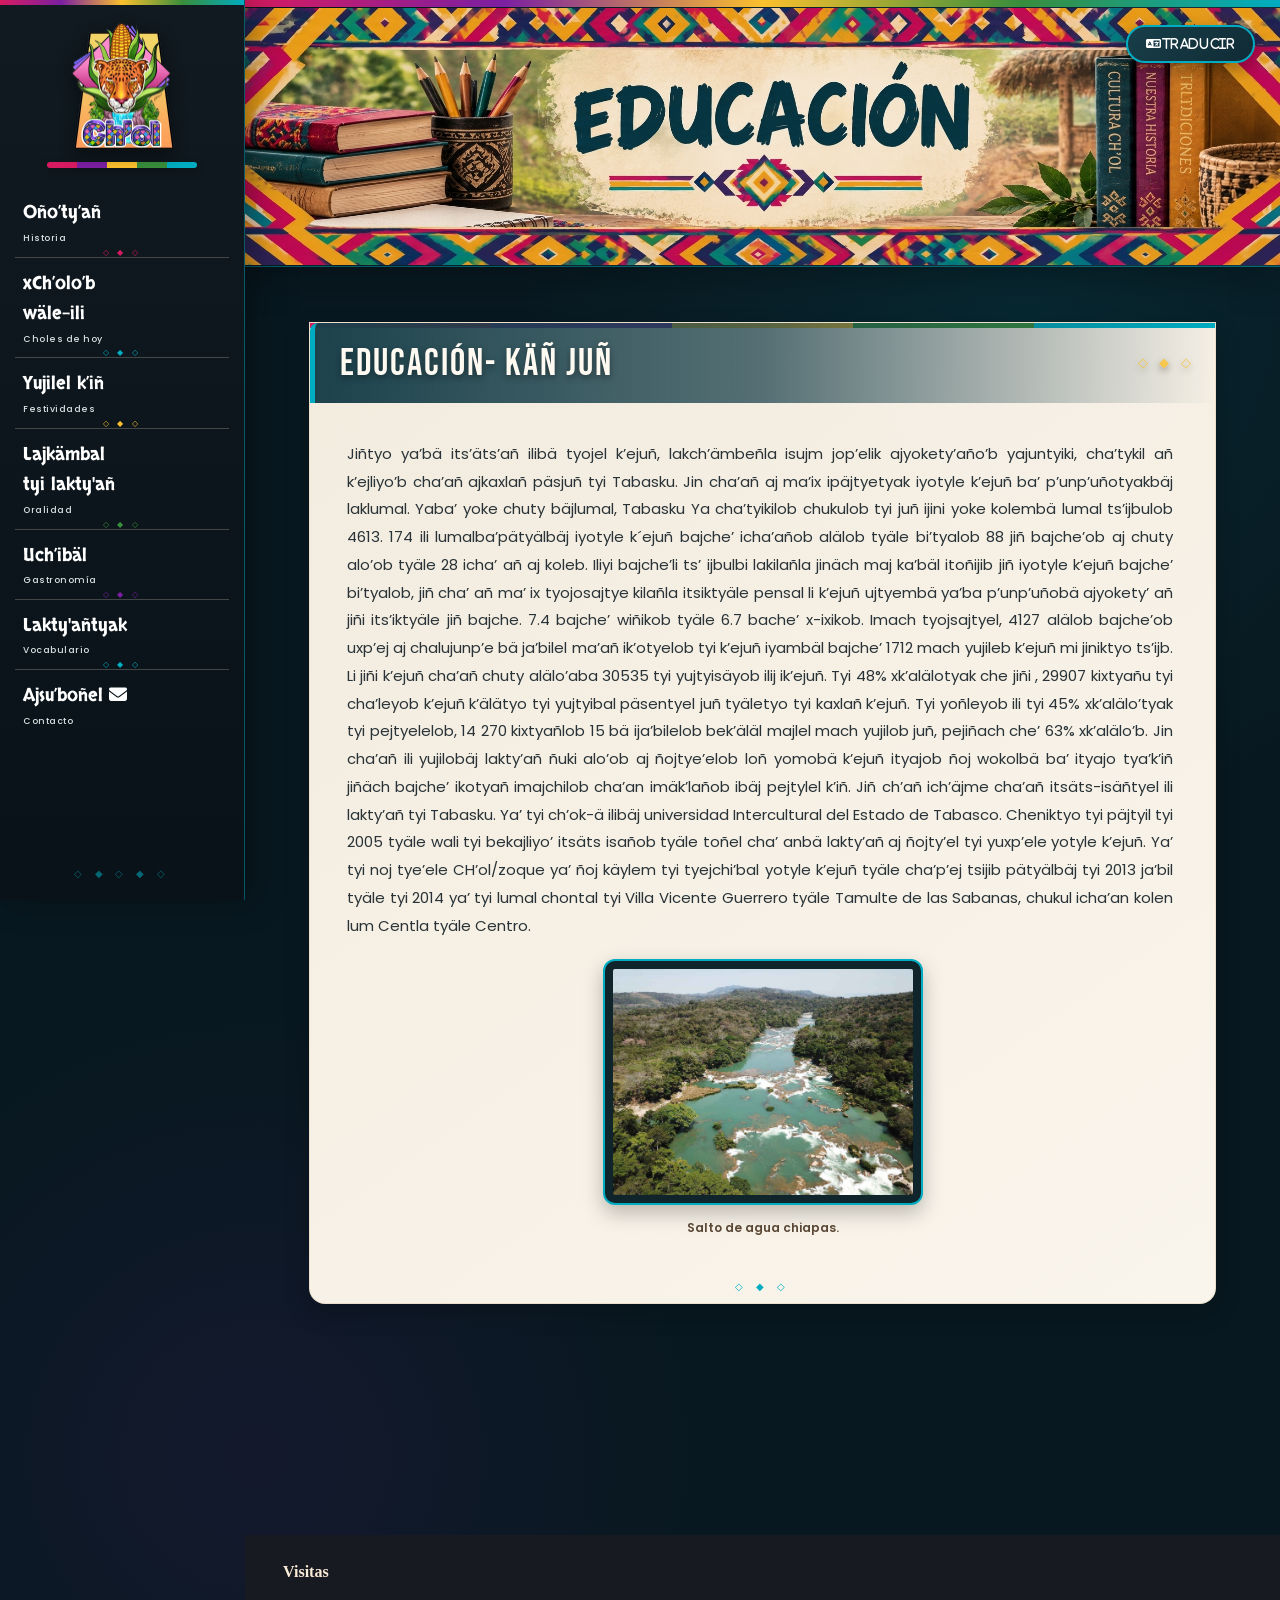
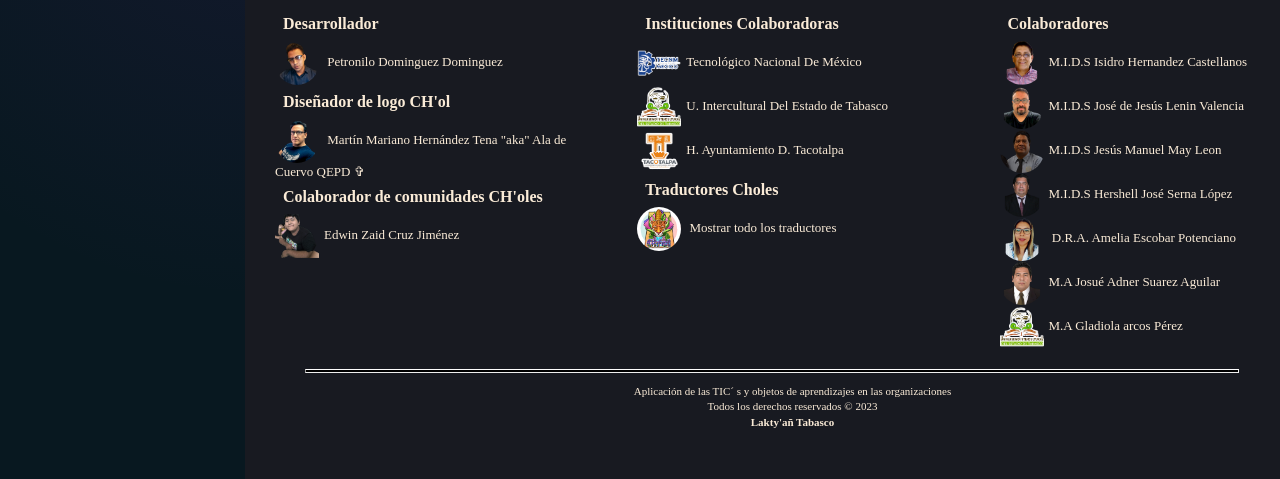
<file: secciones/educacion.html>
<!DOCTYPE html>

<html lang="es">

<head>
    <meta charset="UTF-8" />
    <meta name="viewport" content="width=device-width, initial-scale=1.0" />

    <title>Identidad Lingüística Ch'ol</title>

    <link rel="stylesheet" href="../css/seccion.css">

    <link rel="stylesheet"
        href="https://cdnjs.cloudflare.com/ajax/libs/font-awesome/6.4.2/css/all.min.css">
</head>

<body>

    <!-- BOTÓN DEL MENÚ MÓVIL -->
    <button
        id="btnMenuMovil"
        class="btn-menu-movil"
        type="button"
        aria-label="Abrir menú"
        aria-expanded="false"
        aria-controls="menuPrincipal"
    >
        <i class="fas fa-bars" aria-hidden="true"></i>
    </button>

    <!-- FONDO OSCURO DEL MENÚ -->
    <div
        id="menuOverlay"
        class="menu-overlay"
        aria-hidden="true"
    ></div>

    <header class="header">

        <nav class="navbar" id="menuPrincipal">

            <div class="logo">
                <a href="../index.html">
                    <img src="../img/logo.webp" alt="Logo">
                </a>
            </div>

            <ul class="menu">

                <li class="submenu">
                    Oño’ty’añ
                    <br>
                    <h6>Historia</h6>

                    <ul class="submenu-content">

                        <li>
                            <a href="../secciones/epocaprehispanica.html">
                                Ijulelo’b ajmayajo’b
                                <h6>(Epóca prehispanica)</h6>
                            </a>
                        </li>

                        <li>
                            <a href="../secciones/nuevaespaña.html">
                                Tsiji’b España
                                <h6>(Nueva España)</h6>
                            </a>
                        </li>

                        <li>
                            <a href="../secciones/llegadaatabasco.html">
                                k’otyel tyi Tabasco
                                <h6>(Llegada a Tabasco)</h6>
                            </a>
                        </li>

                    </ul>
                </li>


                <li class="submenu">
                    xCh’olo’b
                    <br>
                    wäle-ili
                    <br>
                    <h6>Choles de hoy</h6>

                    <ul class="submenu-content">

                        <li>
                            <a href="../secciones/comunicacionytransporte.html">
                                lakñämi’b yik’oty lakxänwi’
                                <h6>(Comunicación y transporte)</h6>
                            </a>
                        </li>

                        <li>
                            <a href="../secciones/educacion.html">
                                Pästyä
                                <h6>(Educación)</h6>
                            </a>
                        </li>

                        <li>
                            <a href="../secciones/serviciospublicos.html">
                                Laktyemk’älbal
                                <h6>(Servicios públicos)</h6>
                            </a>
                        </li>

                        <li>
                            <a href="../secciones/procesosproductivos.html">
                                Chäbä yom p’ojlisätyel
                                <h6>(Procesos productivos)</h6>
                            </a>
                        </li>

                        <li>
                            <a href="../secciones/problemassociales.html">
                                Iwolel chumtyäl
                                <h6>(Problemas sociales)</h6>
                            </a>
                        </li>

                    </ul>
                </li>


                <li class="submenu">
                    Yujilel k’iñ
                    <br>
                    <h6>Festividades</h6>

                    <ul class="submenu-content">

                        <li>
                            <a href="#">
                                2 de Febrero
                                <h5>(Dia de la Candelaria)</h5>
                            </a>
                        </li>

                        <li>
                            <a href="#">
                                Cambio de mayordomia
                                <h5>(3 de mayo,santa cruz)</h5>
                            </a>
                        </li>

                        <li>
                            <a href="#">
                                24 de mayo
                                <h5>(Dia de Maria Auxiliadora)</h5>
                            </a>
                        </li>

                        <li>
                            <a href="#">
                                1 y 2 de Novimbre
                                <h5>(Dia de los muertos)</h5>
                            </a>
                        </li>

                        <li>
                            <a href="#">
                                12 de Diciembre
                                <h5>(Virgen de Guadalupe)</h5>
                            </a>
                        </li>

                        <li>
                            <a href="#">
                                1 y 2 de Noviembre
                                <h5>(Dia de los muertos)</h5>
                            </a>
                        </li>

                    </ul>
                </li>


                <li class="submenu">
                    Lajkämbal
                    <br>
                    tyi lakty'añ
                    <br>
                    <h6>Oralidad</h6>

                    <ul class="submenu-content">

                        <li>
                            <a href="../secciones/cuentos.html">
                                Lajkämbal tyi lakty'añ
                                <h5>(Narraciones orales)</h5>
                            </a>
                        </li>

                    </ul>
                </li>


                <li class="submenu">
                    Uch’ibäl
                    <br>
                    <h6>Gastronomía</h6>

                    <ul class="submenu-content">

                        <li>
                            <a href="gastronomia.html">
                                Uch’ibäl tyi ichajp ichajplel
                                <h6>(Platillos tipicos)</h6>
                            </a>
                        </li>

                    </ul>
                </li>


                <li class="submenu">
                    Lakty'añtyak
                    <br>
                    <h6>Vocabulario</h6>

                    <ul class="submenu-content">

                        <li>
                            <a href="#">
                                <i class="fab fa-youtube" style="color:#FF0000;"></i>
                                Registro
                            </a>
                        </li>

                    </ul>
                </li>


                <li class="submenu">
                    Ajsu’boñel
                    <i class="fas fa-envelope"></i>
                    <br>
                    <h6>Contacto</h6>

                    <ul class="submenu-content">

                        <li>
                            <a href="https://wa.me/529931353201?text=Hola%20estoy%20interesado%20en%20saber%20más"
                                target="_blank">

                                <i class="fab fa-whatsapp"
                                    style="color:#25D366;"></i>

                                WhatsApp
                            </a>
                        </li>

                        <li>
                            <a href="https://www.facebook.com/profile.php?id=61551605832940"
                                target="_blank">

                                <i class="fab fa-facebook"
                                    style="color:#1877F2;"></i>

                                Facebook
                            </a>
                        </li>

                        <li>
                            <a href="mailto:nuestralenguachol@gmail.com"
                                target="_blank">

                                <i class="fas fa-envelope"
                                    style="color:#AEEEEE;"></i>

                                Correo
                            </a>
                        </li>

                        <li>
                            <a href="https://www.youtube.com/channel/UCw1-uoYB_3AJOigaK3_pUdQ"
                                target="_blank">

                                <i class="fab fa-youtube"
                                    style="color:#FF0000;"></i>

                                YouTube
                            </a>
                        </li>

                    </ul>
                </li>

            </ul>

        </nav>


        <!-- =================================================
             PORTADA / IMAGEN DE EDUCACIÓN
             ================================================= -->

        <div class="header-content container">

            <div class="header-text">

                <img
                    src="../img/educacion.jpeg"
                    alt="Educación de la cultura Ch'ol de Tabasco"
                    class="portada-seccion">

            </div>

        </div>

    </header>


    <main>

        <div class="origen">

            <div class="parte espanol">

                <h2>Educación- käñ juñ</h2>

                <div class="prueva">

                    <p>

                        Jiñtyo ya’bä its’äts’añ ilibä tyojel k’ejuñ,
                        lakch’ämbeñla isujm jop’elik ajyokety’año’b
                        yajuntyiki, cha’tykil añ k’ejliyo’b cha’añ
                        ajkaxlañ päsjuñ tyi Tabasku. Jin cha’añ aj ma’ix
                        ipäjtyetyak iyotyle k’ejuñ ba’ p’unp’uñotyakbäj
                        laklumal. Yaba’ yoke chuty bäjlumal, Tabasku Ya
                        cha’tyikilob chukulob tyi juñ ijini yoke kolembä
                        lumal ts’ijbulob 4613. 174 ili lumalba’pätyälbäj
                        iyotyle k´ejuñ bajche’ icha’añob alälob tyäle
                        bi’tyalob 88 jiñ bajche’ob aj chuty alo’ob tyäle
                        28 icha’ añ aj koleb. Iliyi bajche’li ts’
                        ijbulbi lakilañla jinäch maj ka’bäl itoñijib jiñ
                        iyotyle k’ejuñ bajche’ bi’tyalob, jiñ cha’ añ
                        ma’ ix tyojosajtye kilañla itsiktyäle pensal li
                        k’ejuñ ujtyembä ya’ba p’unp’uñobä ajyokety’ añ
                        jiñi its’iktyäle jiñ bajche. 7.4 bajche’ wiñikob
                        tyäle 6.7 bache’ x-ixikob. Imach tyojsajtyel,
                        4127 alälob bajche’ob uxp’ej aj chalujunp’e bä
                        ja’bilel ma’añ ik’otyelob tyi k’ejuñ iyambäl
                        bajche’ 1712 mach yujileb k’ejuñ mi jiniktyo
                        ts’ijb.

                        Li jiñi k’ejuñ cha’añ chuty alälo’aba 30535 tyi
                        yujtyisäyob ilij ik’ejuñ. Tyi 48% xk’alälotyak
                        che jiñi , 29907 kixtyañu tyi cha’leyob k’ejuñ
                        k’älätyo tyi yujtyibal päsentyel juñ tyäletyo
                        tyi kaxlañ k’ejuñ. Tyi yoñleyob ili tyi 45%
                        xk’alälo’tyak tyi pejtyelelob, 14 270 kixtyañlob
                        15 bä ija’bilelob bek’äläl majlel mach yujilob
                        juñ, pejiñach che’ 63% xk’alälo’b. Jin cha’añ ili
                        yujilobäj lakty’añ ñuki alo’ob aj ñojtye’elob
                        loñ yomobä k’ejuñ ityajob ñoj wokolbä ba’ ityajo
                        tya’k’iñ jiñäch bajche’ ikotyañ imajchilob
                        cha’an imäk’lañob ibäj pejtylel k’iñ. Jiñ ch’añ
                        ich’äjme cha’añ itsäts-isäñtyel ili lakty’añ tyi
                        Tabasku. Ya’ tyi ch’ok-ä ilibäj universidad
                        Intercultural del Estado de Tabasco.

                        Cheniktyo tyi päjtyil tyi 2005 tyäle wali tyi
                        bekajliyo’ itsäts isañob tyäle toñel cha’ anbä
                        lakty’añ aj ñojty’el tyi yuxp’ele yotyle k’ejuñ.

                        Ya’ tyi noj tye’ele CH’ol/zoque ya’ ñoj käylem
                        tyi tyejchi’bal yotyle k’ejuñ tyäle cha’p’ej
                        tsijib pätyälbäj tyi 2013 ja’bil tyäle tyi 2014
                        ya’ tyi lumal chontal tyi Villa Vicente Guerrero
                        tyäle Tamulte de las Sabanas, chukul icha’an
                        kolen lum Centla tyäle Centro.

                    </p>

                    <div class="img-container">

                        <img
                            src="../img/vidadespues.jpeg"
                            alt="Identidad Lingüística Ch'ol" />

                        <figcaption>
                            Salto de agua chiapas.
                        </figcaption>

                    </div>

                </div>

            </div>


            <div class="origen">

                <div class="parte chol1">

                    <br>

                    <h2>Educación</h2>

                    <div class="prueva">

                        <p>

                            En lo que concierne a la educación formal, hay
                            que considerar el hecho de que los pueblos indígenas
                            poco han sido atendidos por políticas educativas en
                            Tabasco. Esto limita la existencia de escuelas
                            pensadas para población étnicamente diferenciada. La
                            más pequeña de las localidades tabasqueña registra
                            tan solo dos habitantes, mientras que la más poblada
                            registra 4613. De ahí que únicamente en 174 de estas
                            poblaciones se cuente con instalaciones para la
                            enseñanza de educación preescolar y primaria, 88
                            para nivel secundaria y 28 para preparatoria.

                            Con estos últimos datos se puede observar que la
                            cobertura más amplia la tiene la educación básica,
                            por lo que no es de extrañarse que el grado promedio
                            de escolaridad terminada para las zonas indígenas se
                            concentre en este nivel: 7.4 para hombres y 6.7 para
                            mujeres. No obstante, 4 127 niños de 3 a 12 años no
                            asisten a la escuela y de estos 1 712 no saben leer
                            ni escribir.

                            <br>

                            En cuanto a la educación secundaria, 30 535
                            terminaron este nivel. De ellos el 48% fueron
                            mujeres. Asimismo, 29 907 personas estudiaron más
                            allá del nivel básico hacia la preparatoria y la
                            educación superior. De esta cifra, el 45% fueron
                            mujeres. Con todo, 14 270 personas de 15 años y más
                            son analfabetas, de las cuales el 63% son mujeres.

                            Esto muestra que muchos de los hablantes de lenguas
                            indígena jóvenes que quieren seguir estudiando se
                            topan con mayores dificultades a medida que avanzan
                            en sus grados de estudio, no solo por la carencia de
                            ofertas cerca de su comunidad de origen sino también
                            por la necesidad de ayudar al sustento de la familia.
                            Cabe destacar la importancia que tiene para la
                            investigación sobre lenguas indígenas en Tabasco,
                            el nacimiento de la Universidad Intercultural del
                            Estado de Tabasco. Desde su fundación en 2005 y hasta
                            el presente ha generado investigaciones y proyectos
                            en lenguas indígenas en sus tres unidades académicas.

                            En la región ch’ol/zoque se encuentra la sede
                            principal y dos recientes inauguradas -entre los
                            años 2013 y 2014- en la región chontal de Villa
                            Vicente Guerrero y Tamulté de las Sabanas, en los
                            municipios de Centla y Centro respectivamente.

                        </p>

                        <div class="img-container">

                            <img
                                src="../img/vidadespues.jpeg"
                                alt="Identidad Lingüística Ch'ol" />

                            <figcaption>
                                Salto de agua chiapas.
                            </figcaption>

                        </div>

                    </div>

                </div>

            </div>

        </div>

    </main>


    <button id="cambiarVista">
        <i class="fas fa-language">Traducir</i>
    </button>

    <script src="../traducir.js"></script>


    <button id="btnTop" class="hidden">
        <i class="fas fa-chevron-up"></i>
    </button>

    <script src="../arriba.js"></script>


    <iframe src="../footer.html"></iframe>

    <!-- SCRIPT DEL MENÚ MÓVIL -->
    <script>
    document.addEventListener("DOMContentLoaded", function () {

        const botonMenu = document.getElementById("btnMenuMovil");
        const menuOverlay = document.getElementById("menuOverlay");
        const navbarMovil = document.getElementById("menuPrincipal");

        if (!botonMenu || !menuOverlay || !navbarMovil) {
            return;
        }

        const iconoMenu = botonMenu.querySelector("i");

        function abrirMenu() {
            document.body.classList.add("menu-abierto");

            botonMenu.setAttribute("aria-expanded", "true");
            botonMenu.setAttribute("aria-label", "Cerrar menú");
            menuOverlay.setAttribute("aria-hidden", "false");

            iconoMenu.classList.remove("fa-bars");
            iconoMenu.classList.add("fa-xmark");
        }

        function cerrarMenu() {
            document.body.classList.remove("menu-abierto");

            botonMenu.setAttribute("aria-expanded", "false");
            botonMenu.setAttribute("aria-label", "Abrir menú");
            menuOverlay.setAttribute("aria-hidden", "true");

            iconoMenu.classList.remove("fa-xmark");
            iconoMenu.classList.add("fa-bars");

            navbarMovil.querySelectorAll(".submenu.abierto")
                .forEach(function (submenu) {
                    submenu.classList.remove("abierto");
                });
        }

        botonMenu.addEventListener("click", function () {
            if (document.body.classList.contains("menu-abierto")) {
                cerrarMenu();
            } else {
                abrirMenu();
            }
        });

        menuOverlay.addEventListener("click", cerrarMenu);

        navbarMovil.addEventListener("click", function (evento) {

            const enlace = evento.target.closest("a");

            if (enlace) {
                cerrarMenu();
                return;
            }

            const submenu = evento.target.closest("li.submenu");

            if (
                submenu &&
                submenu.parentElement.classList.contains("menu") &&
                window.innerWidth <= 767
            ) {
                evento.stopPropagation();
                submenu.classList.toggle("abierto");
            }
        });

        document.addEventListener("keydown", function (evento) {
            if (evento.key === "Escape") {
                cerrarMenu();
            }
        });

        window.addEventListener("resize", function () {
            if (window.innerWidth > 767) {
                cerrarMenu();
            }
        });

    });
    </script>

</body>

</html>
</file>
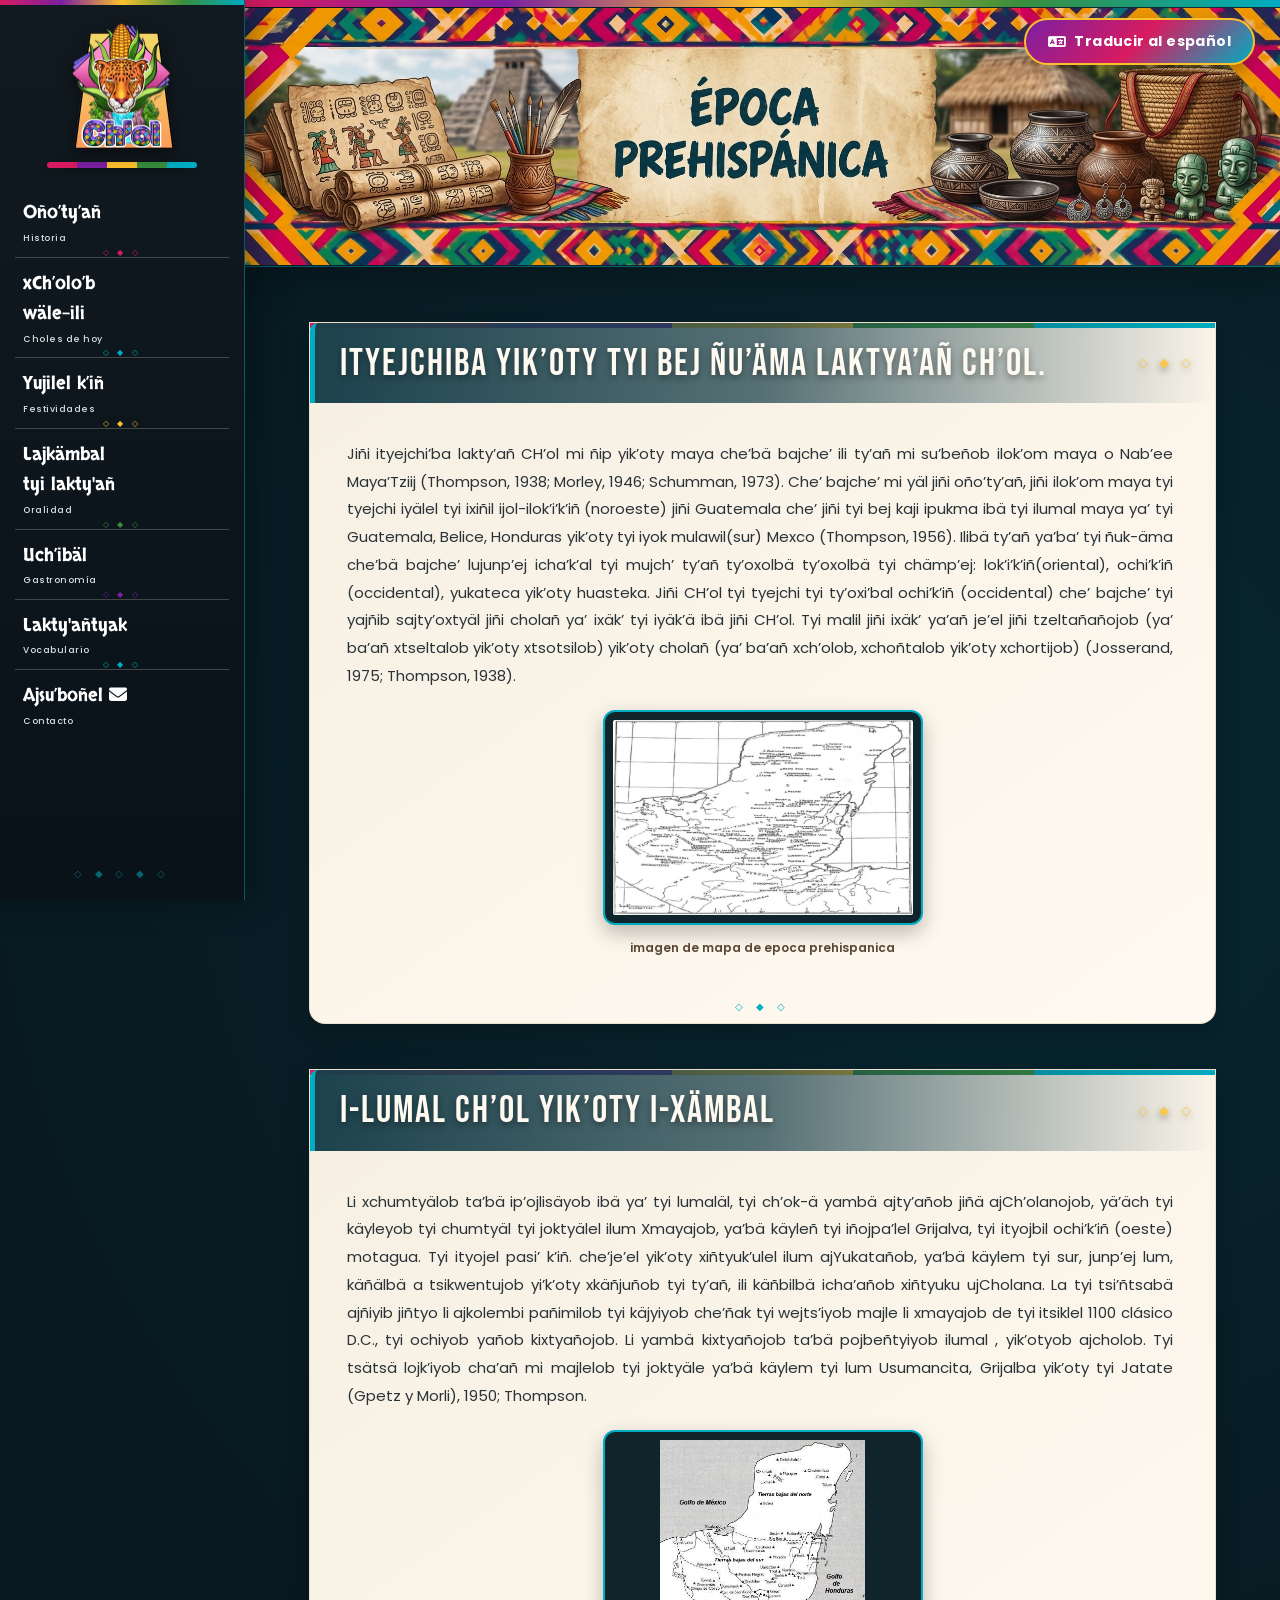
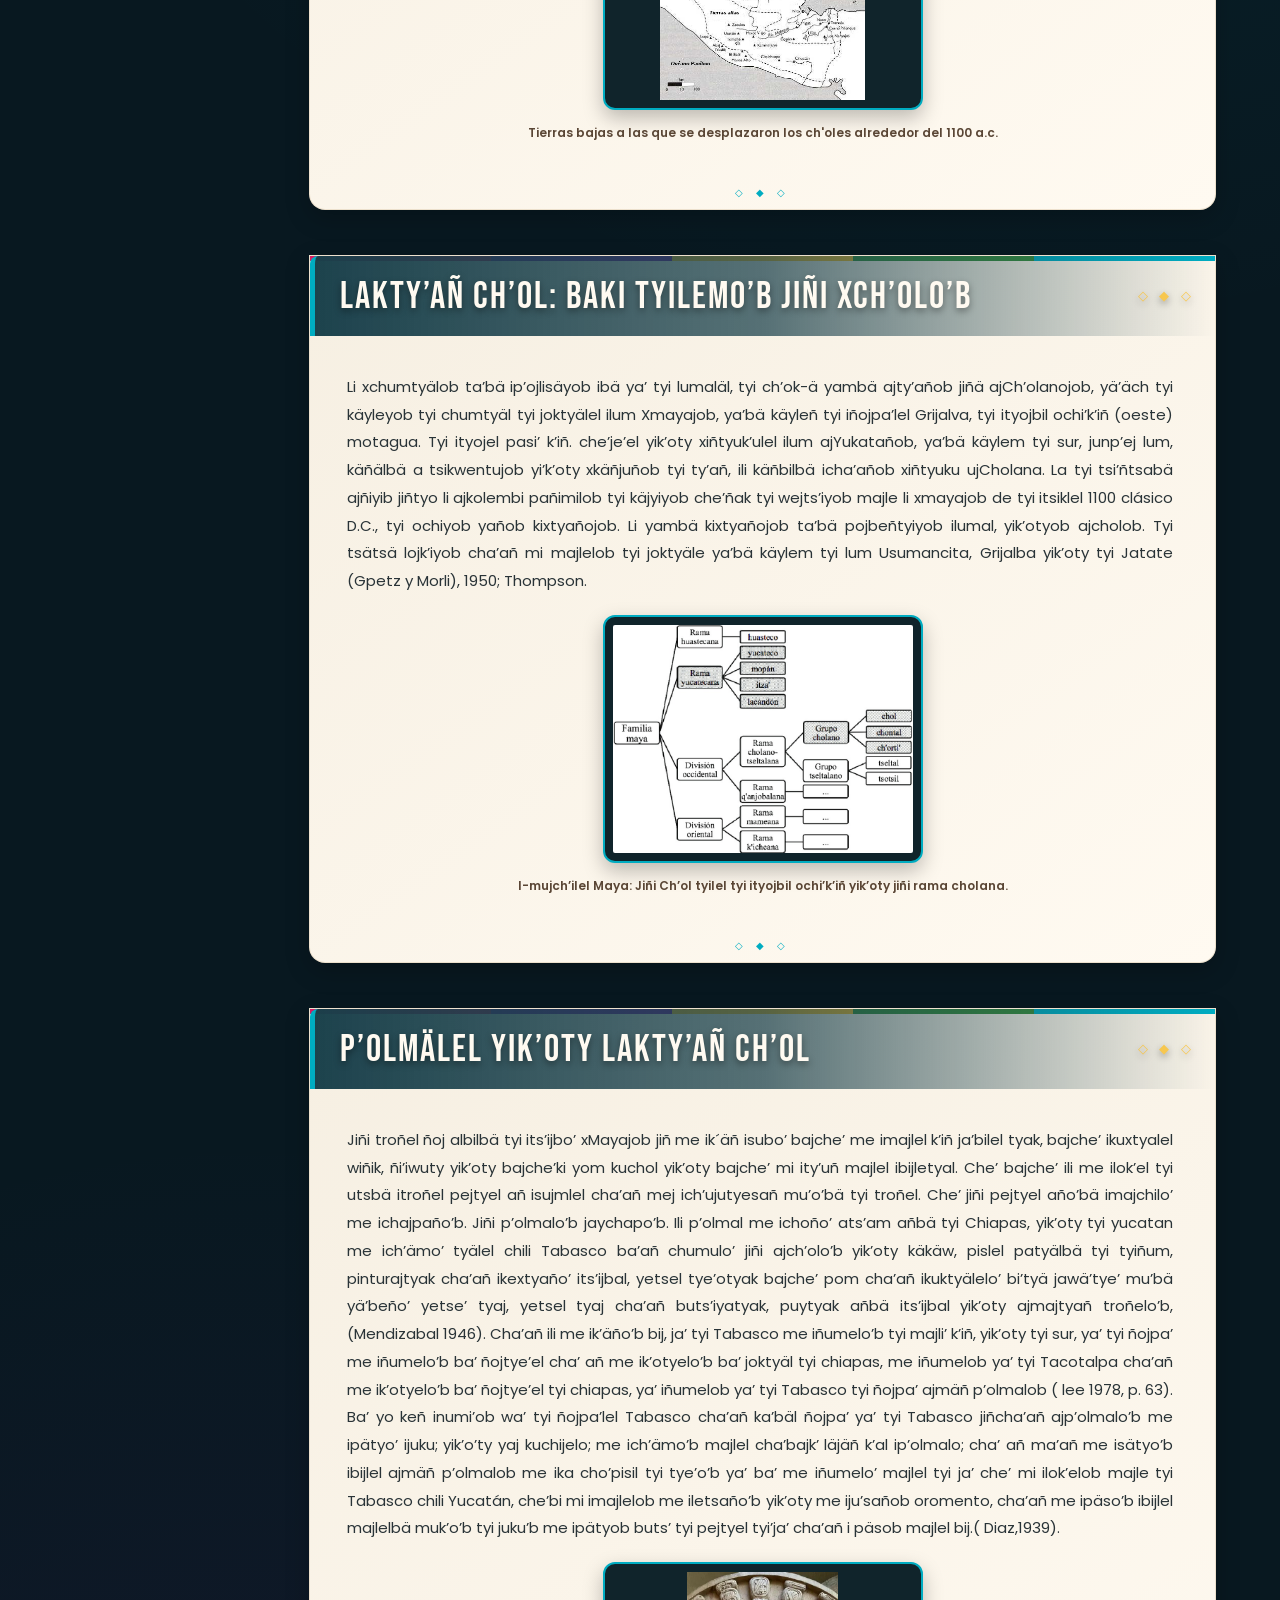
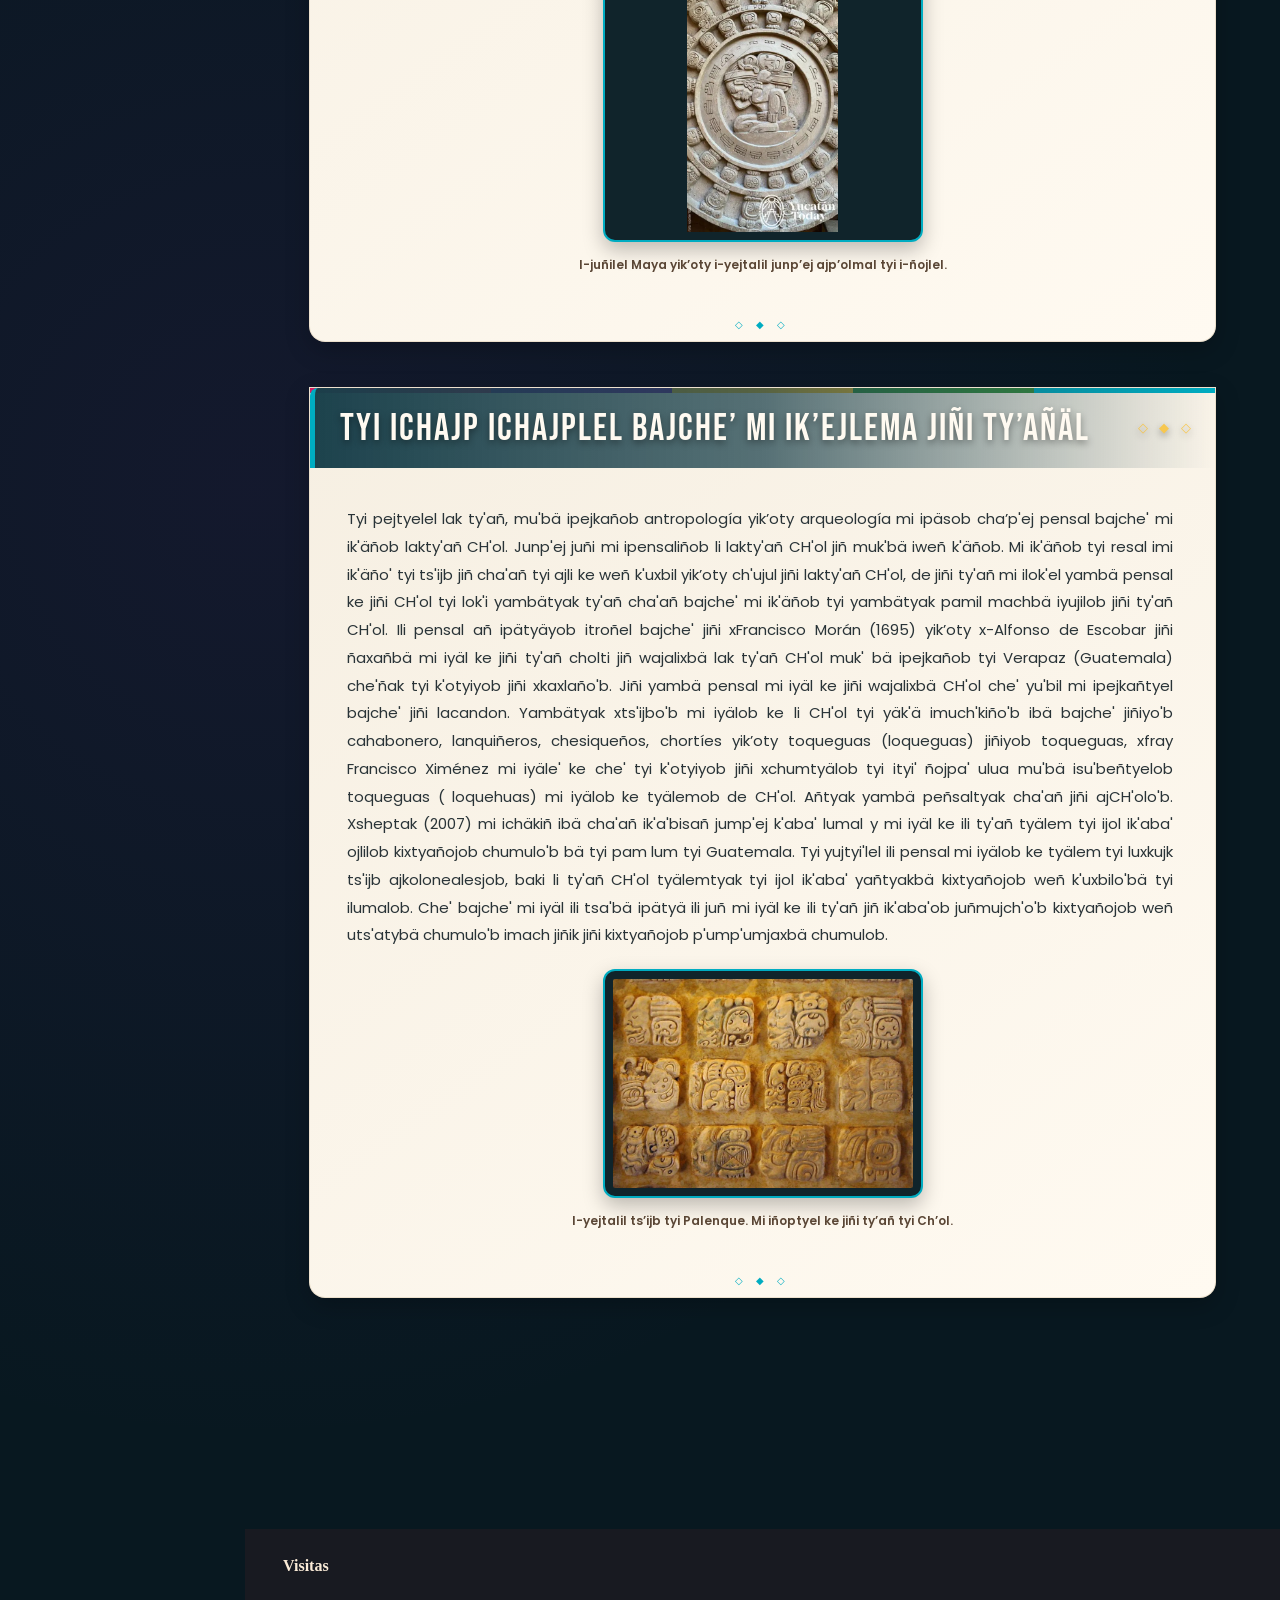
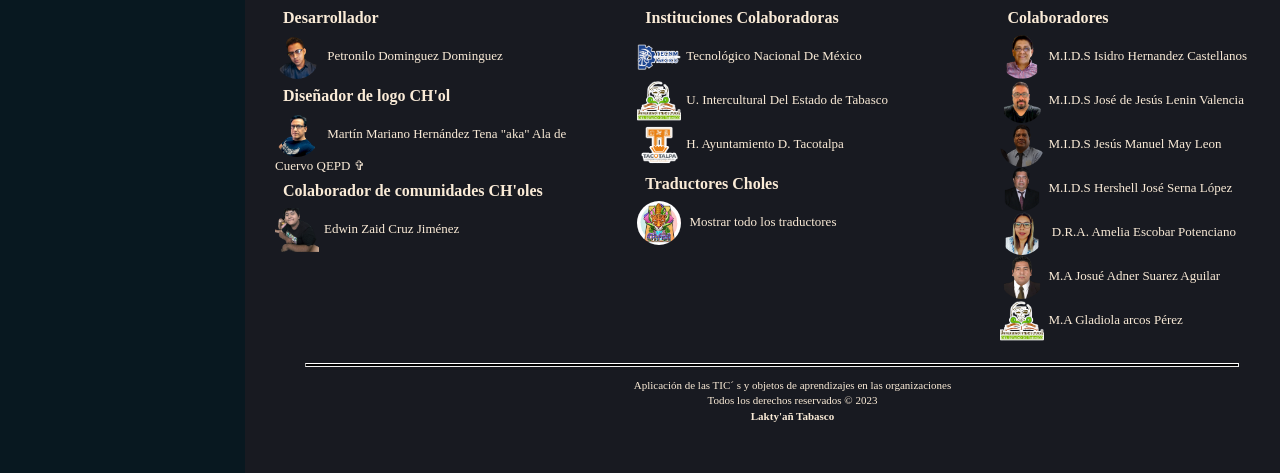
<file: secciones/epocaprehispanica.html>
<!DOCTYPE html>
<html lang="es">

<head>
    <meta charset="UTF-8" />
    <meta name="viewport" content="width=device-width, initial-scale=1.0" />

    <title>Identidad Lingüística Ch'ol</title>

    <link rel="stylesheet" href="../css/seccion.css" />

    <link rel="stylesheet"
        href="https://cdnjs.cloudflare.com/ajax/libs/font-awesome/6.4.2/css/all.min.css">

    <style>

        /* =====================================================
           CONTROL DE IDIOMA
           ===================================================== */

        /* La página inicia mostrando Ch'ol */
        .parte.chol1 {
            display: block;
        }

        /* La versión española permanece oculta */
        .parte.espanol {
            display: none;
        }

        /* Al activar español */
        body.modo-espanol .parte.chol1 {
            display: none;
        }

        body.modo-espanol .parte.espanol {
            display: block;
        }


        /* =====================================================
           BOTÓN DE TRADUCCIÓN
           MISMO DISEÑO DEL INDEX
           ===================================================== */

        #cambiarVista {
            position: fixed;
            top: 18px;
            right: 25px;
            z-index: 9999;

            border: 2px solid #fbc02d;

            background: linear-gradient(
                135deg,
                #7b1fa2,
                #d81b60,
                #00acc1
            );

            color: #ffffff;

            padding: 11px 22px;

            border-radius: 30px;

            font-family: "Poppins", sans-serif;

            font-size: 14px;

            font-weight: 700;

            cursor: pointer;

            box-shadow:
                0 6px 18px rgba(0, 0, 0, 0.30),
                0 0 12px rgba(251, 192, 45, 0.20);

            transition:
                transform 0.3s ease,
                box-shadow 0.3s ease;
        }


        #cambiarVista:hover {
            transform: translateY(-3px) scale(1.02);

            box-shadow:
                0 10px 25px rgba(0, 0, 0, 0.35),
                0 0 18px rgba(251, 192, 45, 0.35);
        }


        #cambiarVista i {
            margin-right: 8px;
        }


        /* =====================================================
           AJUSTES PARA CELULAR
           ===================================================== */

        @media (max-width: 650px) {

            #cambiarVista {
                top: 12px;
                right: 12px;

                padding: 9px 15px;

                font-size: 12px;
            }

        }

    </style>

</head>


<body>


    <!-- =====================================================
         BOTÓN DEL MENÚ PARA CELULAR
         ===================================================== -->

    <button
        id="btnMenuMovil"
        class="btn-menu-movil"
        type="button"
        aria-label="Abrir menú"
        aria-expanded="false"
        aria-controls="menuPrincipal">

        <i class="fas fa-bars" aria-hidden="true"></i>

    </button>


    <!-- =====================================================
         FONDO OSCURO CUANDO EL MENÚ ESTÁ ABIERTO
         ===================================================== -->

    <div
        id="menuOverlay"
        class="menu-overlay"
        aria-hidden="true">
    </div>



    <!-- =====================================================
         ENCABEZADO
         ===================================================== -->

    <header class="header">


        <!-- =================================================
             MENÚ
             ================================================= -->

        <nav class="navbar" id="menuPrincipal">


            <div class="logo">

                <a href="../index.html">

                    <img
                        src="../img/logo.webp"
                        alt="Logo">

                </a>

            </div>


            <ul class="menu">


                <!-- ================= HISTORIA ================= -->

                <li class="submenu">

                    Oño’ty’añ

                    <br>

                    <h6>Historia</h6>


                    <ul class="submenu-content">


                        <li>

                            <a href="../secciones/epocaprehistorica.html">

                                Ijulelo’b ajmayajo’b

                                <h6>
                                    (Epóca prehispanica)
                                </h6>

                            </a>

                        </li>


                        <li>

                            <a href="../secciones/nuevaespaña.html">

                                Tsiji’b España

                                <h6>
                                    (Nueva España)
                                </h6>

                            </a>

                        </li>


                        <li>

                            <a href="../secciones/llegadaatabasco.html">

                                k’otyel tyi Tabasco

                                <h6>
                                    (Llegada a Tabasco)
                                </h6>

                            </a>

                        </li>


                    </ul>

                </li>



                <!-- ============== CHOLES DE HOY ============== -->

                <li class="submenu">

                    xCh’olo’b

                    <br>

                    wäle-ili

                    <br>

                    <h6>Choles de hoy</h6>


                    <ul class="submenu-content">


                        <li>

                            <a href="../secciones/comunicacionytransporte.html">

                                lakñämi’b yik’oty lakxänwi’

                                <h6>
                                    (Comunicación y transporte)
                                </h6>

                            </a>

                        </li>


                        <li>

                            <a href="../secciones/educacion.html">

                                Pästyä

                                <h6>
                                    (Educación)
                                </h6>

                            </a>

                        </li>


                        <li>

                            <a href="../secciones/serviciospublicos.html">

                                Laktyemk’älbal

                                <h6>
                                    (Servicios públicos)
                                </h6>

                            </a>

                        </li>


                        <li>

                            <a href="../secciones/procesosproductivos.html">

                                Chäbä yom p’ojlisätyel

                                <h6>
                                    (Procesos productivos)
                                </h6>

                            </a>

                        </li>


                        <li>

                            <a href="../secciones/problemassociales.html">

                                Iwolel chumtyäl

                                <h6>
                                    (Problemas sociales)
                                </h6>

                            </a>

                        </li>


                    </ul>

                </li>



                <!-- ================= FESTIVIDADES ================= -->

                <li class="submenu">

                    Yujilel k’iñ

                    <br>

                    <h6>Festividades</h6>


                    <ul class="submenu-content">


                        <li>

                            <a href="#">

                                2 de Febrero

                                <h5>
                                    (Dia de la Candelaria)
                                </h5>

                            </a>

                        </li>


                        <li>

                            <a href="#">

                                Cambio de mayordomia

                                <h5>
                                    (3 de mayo,santa cruz)
                                </h5>

                            </a>

                        </li>


                        <li>

                            <a href="#">

                                24 de mayo

                                <h5>
                                    (Dia de Maria Auxiliadora)
                                </h5>

                            </a>

                        </li>


                        <li>

                            <a href="#">

                                1 y 2 de Novimbre

                                <h5>
                                    (Dia de los muertos)
                                </h5>

                            </a>

                        </li>


                        <li>

                            <a href="#">

                                12 de Diciembre

                                <h5>
                                    (Virgen de Guadalupe)
                                </h5>

                            </a>

                        </li>


                        <li>

                            <a href="#">

                                1 y 2 de Noviembre

                                <h5>
                                    (Dia de los muertos)
                                </h5>

                            </a>

                        </li>


                    </ul>

                </li>



                <!-- ================= ORALIDAD ================= -->

                <li class="submenu">

                    Lajkämbal

                    <br>

                    tyi lakty'añ

                    <br>

                    <h6>Oralidad</h6>


                    <ul class="submenu-content">


                        <li>

                            <a href="../secciones/cuentos.html">

                                Lajkämbal tyi lakty'añ

                                <h5>
                                    (Narraciones orales)
                                </h5>

                            </a>

                        </li>


                    </ul>

                </li>



                <!-- ================= GASTRONOMÍA ================= -->

                <li class="submenu">

                    Uch’ibäl

                    <br>

                    <h6>Gastronomía</h6>


                    <ul class="submenu-content">


                        <li>

                            <a href="gastronomia.html">

                                Uch’ibäl tyi ichajp ichajplel

                                <h6>
                                    (Platillos tipicos)
                                </h6>

                            </a>

                        </li>


                    </ul>

                </li>



                <!-- ================= VOCABULARIO ================= -->

                <li class="submenu">

                    Lakty'añtyak

                    <br>

                    <h6>Vocabulario</h6>


                    <ul class="submenu-content">


                        <li>

                            <a href="#">

                                <i
                                    class="fab fa-youtube"
                                    style="color:#FF0000;">
                                </i>

                                Registro

                            </a>

                        </li>


                    </ul>

                </li>



                <!-- ================= CONTACTO ================= -->

                <li class="submenu">

                    Ajsu’boñel

                    <i class="fas fa-envelope"></i>

                    <br>

                    <h6>Contacto</h6>


                    <ul class="submenu-content">


                        <li>

                            <a
                                href="https://wa.me/529931353201?text=Hola%20estoy%20interesado%20en%20saber%20más"
                                target="_blank">

                                <i
                                    class="fab fa-whatsapp"
                                    style="color:#25D366;">
                                </i>

                                WhatsApp

                            </a>

                        </li>


                        <li>

                            <a
                                href="https://www.facebook.com/profile.php?id=61551605832940"
                                target="_blank">

                                <i
                                    class="fab fa-facebook"
                                    style="color:#1877F2;">
                                </i>

                                Facebook

                            </a>

                        </li>


                        <li>

                            <a
                                href="mailto:nuestralenguachol@gmail.com"
                                target="_blank">

                                <i
                                    class="fas fa-envelope"
                                    style="color:#AEEEEE;">
                                </i>

                                Correo

                            </a>

                        </li>


                        <li>

                            <a
                                href="https://www.youtube.com/channel/UCw1-uoYB_3AJOigaK3_pUdQ"
                                target="_blank">

                                <i
                                    class="fab fa-youtube"
                                    style="color:#FF0000;">
                                </i>

                                YouTube

                            </a>

                        </li>


                    </ul>

                </li>


            </ul>

        </nav>



        <!-- =================================================
             PORTADA / IMAGEN REPRESENTATIVA
             ================================================= -->

        <div class="header-content container">

            <div class="header-text">

                <img
                    src="../img/epocaprehispanica.jpeg"
                    alt="Época prehispánica de la cultura Ch'ol"
                    class="portada-seccion">

            </div>

        </div>

    </header>



    <!-- =====================================================
         CONTENIDO PRINCIPAL
         ===================================================== -->

    <main>



        <!-- =================================================
             1. ORIGEN DE LA LENGUA
             VERSIÓN CH'OL
             ================================================= -->

        <div class="origen">

            <div class="parte chol1">

                <h2>
                    Ityejchiba yik’oty tyi bej ñu’äma laktya’añ CH’ol.
                </h2>


                <div class="prueva">

                    <p>
                        Jiñi ityejchi’ba lakty’añ CH’ol mi ñip yik’oty maya che’bä
                        bajche’ ili ty’añ mi su’beñob ilok’om maya o Nab’ee Maya’Tziij
                        (Thompson, 1938; Morley, 1946; Schumman, 1973). Che’ bajche’ mi
                        yäl jiñi oño’ty’añ, jiñi ilok’om maya tyi tyejchi iyälel tyi
                        ixiñil ijol-ilok’i’k’iñ (noroeste) jiñi Guatemala che’ jiñi tyi
                        bej kaji ipukma ibä tyi ilumal maya ya’ tyi Guatemala, Belice,
                        Honduras yik’oty tyi iyok mulawil(sur) Mexco (Thompson, 1956).
                        Ilibä ty’añ ya’ba’ tyi ñuk-äma che’bä bajche’ lujunp’ej
                        icha’k’al tyi mujch’ ty’añ ty’oxolbä ty’oxolbä tyi chämp’ej:
                        lok’i’k’iñ(oriental), ochi’k’iñ (occidental), yukateca yik’oty
                        huasteka. Jiñi CH’ol tyi tyejchi tyi ty’oxi’bal ochi’k’iñ
                        (occidental) che’ bajche’ tyi yajñib sajty’oxtyäl jiñi cholañ
                        ya’ ixäk’ tyi iyäk’ä ibä jiñi CH’ol. Tyi malil jiñi ixäk’ ya’añ
                        je’el jiñi tzeltañañojob (ya’ ba’añ xtseltalob yik’oty
                        xtsotsilob) yik’oty cholañ (ya’ ba’añ xch’olob, xchoñtalob
                        yik’oty xchortijob) (Josserand, 1975; Thompson, 1938).
                    </p>


                    <div class="img-container">

                        <img
                            src="../img/mapa.jpeg"
                            alt="Identidad Lingüística Ch'ol" />

                        <figcaption>
                            imagen de mapa de epoca prehispanica
                        </figcaption>

                    </div>

                </div>

            </div>

        </div>



        <!-- =================================================
             2. LA MEDIA LUNA CHOLANA
             VERSIÓN CH'OL
             ================================================= -->

        <div class="origen">

            <div class="parte chol1">

                <h2>
                    I-lumal Ch’ol yik’oty i-xämbal
                </h2>


                <div class="prueva">

                    <p>
                        Li xchumtyälob ta’bä ip’ojlisäyob ibä ya’ tyi lumaläl, tyi
                        ch’ok-ä yambä ajty’añob jiñä ajCh’olanojob, yä’äch tyi käyleyob
                        tyi chumtyäl tyi joktyälel ilum Xmayajob, ya’bä käyleñ tyi
                        iñojpa’lel Grijalva, tyi ityojbil ochi’k’iñ (oeste) motagua.
                        Tyi ityojel pasi’ k’iñ. che’je’el yik’oty xiñtyuk’ulel ilum
                        ajYukatañob, ya’bä käylem tyi sur, junp’ej lum, käñälbä a
                        tsikwentujob yi’k’oty xkäñjuñob tyi ty’añ, ili käñbilbä
                        icha’añob xiñtyuku ujCholana. La tyi tsi’ñtsabä ajñiyib jiñtyo
                        li ajkolembi pañimilob tyi käjyiyob che’ñak tyi wejts’iyob majle
                        li xmayajob de tyi itsiklel 1100 clásico D.C., tyi ochiyob yañob
                        kixtyañojob. Li yambä kixtyañojob ta’bä pojbeñtyiyob ilumal ,
                        yik’otyob ajcholob. Tyi tsätsä lojk’iyob cha’añ mi majlelob tyi
                        joktyäle ya’bä käylem tyi lum Usumancita, Grijalba yik’oty tyi
                        Jatate (Gpetz y Morli), 1950; Thompson.
                    </p>


                    <div class="img-container">

                        <img
                            src="../img/medialuna.jpeg"
                            alt="Identidad Lingüística Ch'ol" />

                        <figcaption>
                            Tierras bajas a las que se desplazaron los ch'oles
                            alrededor del 1100 a.c.
                        </figcaption>

                    </div>

                </div>

            </div>

        </div>



        <!-- =================================================
             3. IDENTIDAD LINGÜÍSTICA
             VERSIÓN CH'OL
             ================================================= -->

        <div class="origen">

            <div class="parte chol1">

                <h2>
                    Lakty’añ Ch’ol: baki tyilemo’b jiñi xch’olo’b
                </h2>


                <div class="prueva">

                    <p>
                        Li xchumtyälob ta’bä ip’ojlisäyob ibä ya’ tyi lumaläl, tyi
                        ch’ok-ä yambä ajty’añob jiñä ajCh’olanojob, yä’äch tyi käyleyob
                        tyi chumtyäl tyi joktyälel ilum Xmayajob, ya’bä käyleñ tyi
                        iñojpa’lel Grijalva, tyi ityojbil ochi’k’iñ (oeste) motagua.
                        Tyi ityojel pasi’ k’iñ. che’je’el yik’oty xiñtyuk’ulel ilum
                        ajYukatañob, ya’bä käylem tyi sur, junp’ej lum, käñälbä a
                        tsikwentujob yi’k’oty xkäñjuñob tyi ty’añ, ili käñbilbä
                        icha’añob xiñtyuku ujCholana. La tyi tsi’ñtsabä ajñiyib jiñtyo
                        li ajkolembi pañimilob tyi käjyiyob che’ñak tyi wejts’iyob majle
                        li xmayajob de tyi itsiklel 1100 clásico D.C., tyi ochiyob yañob
                        kixtyañojob. Li yambä kixtyañojob ta’bä pojbeñtyiyob ilumal,
                        yik’otyob ajcholob. Tyi tsätsä lojk’iyob cha’añ mi majlelob tyi
                        joktyäle ya’bä käylem tyi lum Usumancita, Grijalba yik’oty tyi
                        Jatate (Gpetz y Morli), 1950; Thompson.
                    </p>


                    <div class="img-container">

                        <img
                            src="../img/identidad.jpeg"
                            alt="Identidad Lingüística Ch'ol" />

                        <figcaption>
                            I-mujch’ilel Maya: Jiñi Ch’ol tyilel tyi
                            ityojbil ochi’k’iñ yik’oty jiñi rama cholana.
                        </figcaption>

                    </div>

                </div>

            </div>

        </div>



        <!-- =================================================
             4. P’OLMÄLEL
             VERSIÓN CH'OL
             ================================================= -->

        <div class="origen">

            <div class="parte chol1">

                <h2>
                    P’olmälel yik’oty lakty’añ CH’ol
                </h2>


                <div class="prueva">

                    <p>
                        Jiñi troñel ñoj albilbä tyi its’ijbo’ xMayajob jiñ me ik´äñ
                        isubo’ bajche’ me imajlel k’iñ ja’bilel tyak, bajche’ ikuxtyalel
                        wiñik, ñi’iwuty yik’oty bajche’ki yom kuchol yik’oty bajche’
                        mi ity’uñ majlel ibijletyal.
                        Che’ bajche’ ili me ilok’el tyi utsbä itroñel pejtyel añ
                        isujmlel cha’añ mej ich’ujutyesañ mu’o’bä tyi troñel. Che’ jiñi
                        pejtyel año’bä imajchilo’ me ichajpaño’b. Jiñi p’olmalo’b
                        jaychapo’b. Ili p’olmal me ichoño’ ats’am añbä tyi Chiapas,
                        yik’oty tyi yucatan me ich’ämo’ tyälel chili Tabasco ba’añ
                        chumulo’ jiñi ajch’olo’b yik’oty käkäw, pislel patyälbä tyi
                        tyiñum, pinturajtyak cha’añ ikextyaño’ its’ijbal, yetsel
                        tye’otyak bajche’ pom cha’añ ikuktyälelo’ bi’tyä jawä’tye’
                        mu’bä yä’beño’ yetse’ tyaj, yetsel tyaj cha’añ buts’iyatyak,
                        puytyak añbä its’ijbal yik’oty ajmajtyañ troñelo’b,
                        (Mendizabal 1946).
                        Cha’añ ili me ik’äño’b bij, ja’ tyi Tabasco me iñumelo’b tyi
                        majli’ k’iñ, yik’oty tyi sur, ya’ tyi ñojpa’ me iñumelo’b ba’
                        ñojtye’el cha’ añ me ik’otyelo’b ba’ joktyäl tyi chiapas,
                        me iñumelob ya’ tyi Tacotalpa cha’añ me ik’otyelo’b ba’
                        ñojtye’el tyi chiapas, ya’ iñumelob ya’ tyi Tabasco tyi ñojpa’
                        ajmäñ p’olmalob ( lee 1978, p. 63).
                        Ba’ yo keñ inumi’ob wa’ tyi ñojpa’lel Tabasco cha’añ ka’bäl
                        ñojpa’ ya’ tyi Tabasco jiñcha’añ ajp’olmalo’b me ipätyo’
                        ijuku; yik’o’ty yaj kuchijelo; me ich’ämo’b majlel cha’bajk’
                        läjäñ k’al ip’olmalo; cha’ añ ma’añ me isätyo’b ibijlel
                        ajmäñ p’olmalob me ika cho’pisil tyi tye’o’b ya’ ba’ me
                        iñumelo’ majlel tyi ja’ che’ mi ilok’elob majle tyi Tabasco
                        chili Yucatán, che’bi mi imajlelob me iletsaño’b yik’oty me
                        iju’sañob oromento, cha’añ me ipäso’b ibijlel majlelbä
                        muk’o’b tyi juku’b me ipätyob buts’ tyi pejtyel tyi’ja’
                        cha’añ i päsob majlel bij.( Diaz,1939).
                    </p>


                    <div class="img-container">

                        <img
                            src="../img/comerciante.jpeg"
                            alt="Identidad Lingüística Ch'ol" />

                        <figcaption>
                            I-juñilel Maya yik’oty i-yejtalil junp’ej ajp’olmal
                            tyi i-ñojlel.
                        </figcaption>

                    </div>

                </div>

            </div>

        </div>



        <!-- =================================================
             5. INTERPRETACIONES
             VERSIÓN CH'OL
             ================================================= -->

        <div class="origen">

            <div class="parte chol1">

                <h2>
                    Tyi ichajp ichajplel bajche’ mi ik’ejlema jiñi ty’añäl
                </h2>


                <div class="prueva">

                    <p>
                        Tyi pejtyelel lak ty'añ, mu'bä ipejkañob antropología yik’oty
                        arqueología mi ipäsob cha’p'ej pensal bajche' mi ik'äñob lakty'añ
                        CH'ol. Junp'ej juñi mi ipensaliñob li lakty'añ CH'ol jiñ muk'bä
                        iweñ k'äñob. Mi ik'äñob tyi resal imi ik'äño' tyi ts'ijb jiñ cha'añ
                        tyi ajli ke weñ k'uxbil yik’oty ch'ujul jiñi lakty'añ CH'ol, de
                        jiñi ty'añ mi ilok'el yambä pensal ke jiñi CH'ol tyi lok'i
                        yambätyak ty'añ cha'añ bajche' mi ik'äñob tyi yambätyak pamil
                        machbä iyujilob jiñi ty'añ CH'ol. Ili pensal añ ipätyäyob
                        itroñel bajche' jiñi xFrancisco Morán (1695) yik’oty x-Alfonso
                        de Escobar jiñi ñaxañbä mi iyäl ke jiñi ty'añ cholti jiñ
                        wajalixbä lak ty'añ CH'ol muk' bä ipejkañob tyi Verapaz
                        (Guatemala) che'ñak tyi k'otyiyob jiñi xkaxlaño'b. Jiñi yambä
                        pensal mi iyäl ke jiñi wajalixbä CH'ol che' yu'bil mi
                        ipejkañtyel bajche' jiñi lacandon. Yambätyak xts'ijbo'b mi
                        iyälob ke li CH'ol tyi yäk'ä imuch'kiño'b ibä bajche' jiñiyo'b
                        cahabonero, lanquiñeros, chesiqueños, chortíes yik’oty toqueguas
                        (loqueguas) jiñiyob toqueguas, xfray Francisco Ximénez mi iyäle'
                        ke che' tyi k'otyiyob jiñi xchumtyälob tyi ityi' ñojpa' ulua mu'bä
                        isu'beñtyelob toqueguas ( loquehuas) mi iyälob ke tyälemob de CH'ol.
                        Añtyak yambä peñsaltyak cha'añ jiñi ajCH'olo'b. Xsheptak (2007)
                        mi ichäkiñ ibä cha'añ ik'a'bisañ jump'ej k'aba' lumal y mi iyäl
                        ke ili ty'añ tyälem tyi ijol ik'aba' ojlilob kixtyañojob chumulo'b
                        bä tyi pam lum tyi Guatemala. Tyi yujtyi'lel ili pensal mi
                        iyälob ke tyälem tyi luxkujk ts'ijb ajkolonealesjob, baki li ty'añ
                        CH'ol tyälemtyak tyi ijol ik'aba' yañtyakbä kixtyañojob weñ
                        k'uxbilo'bä tyi ilumalob. Che' bajche' mi iyäl ili tsa'bä ipätyä
                        ili juñ mi iyäl ke ili ty'añ jiñ ik'aba'ob juñmujch'o'b
                        kixtyañojob weñ uts'atybä chumulo'b imach jiñik jiñi
                        kixtyañojob p'ump'umjaxbä chumulob.
                    </p>


                    <div class="img-container">

                        <img
                            src="../img/diversasinterpretaciones.jpeg"
                            alt="Identidad Lingüística Ch'ol" />

                        <figcaption>
                            I-yejtalil ts’ijb tyi Palenque. Mi iñoptyel ke
                            jiñi ty’añ tyi Ch’ol.
                        </figcaption>

                    </div>

                </div>

            </div>

        </div>



        <!-- =====================================================
             VERSIÓN ESPAÑOLA
             ===================================================== -->


        <!-- =================================================
             1. ORIGEN DE LA LENGUA
             ================================================= -->

        <div class="origen">

            <div class="parte espanol">

                <h2>
                    Origen y Evolución de la Lengua Ch'ol
                </h2>


                <div class="prueva">

                    <p>
                        El origen de la lengua ch’ol se vincula al maya a partir de un
                        idioma identificado como protomaya, o Nab’ee Maya’Tziij
                        (Thompson, 1938; Morley, 1946; Schumman, 1973). De acuerdo con
                        las referencias históricas, el protomaya se habló inicialmente
                        en el noroeste de Guatemala para posteriormente extenderse hacia
                        una amplia zona conocida como el área Maya integrado por
                        Guatemala, Belice, Honduras y la parte sur de México (Thompson,
                        1956). De esta lengua evolucionaron cerca de treinta lenguas más
                        agrupadas en cuatro divisiones: oriental, occidental, yukateka y
                        wuasteka. El ch’ol se originó a partir de la división occidental
                        que dio lugar a la subdivisión del cholán a donde se adscribe la
                        rama ch’ol. Dentro de esta rama se encuentra el tzeltalano
                        (conformados por el grupo tzeltal y tzotzil) y el cholán (donde
                        se ubica el grupo ch’ol, chontal y chortí) (Josserand, 1975;
                        Thompson, 1938).
                    </p>


                    <div class="img-container">

                        <img
                            src="../img/mapa.jpeg"
                            alt="Identidad Lingüística Ch'ol" />

                        <figcaption>
                            imagen de mapa de epoca prehispanica
                        </figcaption>

                    </div>

                </div>

            </div>

        </div>



        <!-- =================================================
             2. LA MEDIA LUNA CHOLANA
             ================================================= -->

        <div class="origen">

            <div class="parte espanol">

                <h2>
                    La Media Luna Cholana y Migraciones
                </h2>


                <div class="prueva">

                    <p>
                        Las poblaciones que dieron lugar a la rama cholana ocuparon las
                        Tierras Bajas Mayas, desde el río Grijalva al oeste hasta el río
                        Motagua al este, incluyendo la mitad sur de la península de
                        Yucatán; una tierra que historiadores y lingüistas reconocen
                        como la media luna cholana. En este espacio se desarrollaron
                        hasta que los centros urbanos fueron abandonados con la caída de
                        los Mayas del Clásico, alrededor del 1100 d. c., dando lugar al
                        dominio de otros grupos. Los grupos vencidos, entre ellos los
                        antiguos ch’oles, fueron obligados a salir hacia las tierras
                        bajas siguiendo los ríos Usumacinta, Grijalva y Jatate (Goetz y
                        Morli, 1950; Thompson 1956).
                    </p>


                    <div class="img-container">

                        <img
                            src="../img/medialuna.jpeg"
                            alt="Identidad Lingüística Ch'ol" />

                        <figcaption>
                            Tierras bajas a las que se desplazaron los ch'oles
                            alrededor del 1100 a.c.
                        </figcaption>

                    </div>

                </div>

            </div>

        </div>



        <!-- =================================================
             3. IDENTIDAD LINGÜÍSTICA
             ================================================= -->

        <div class="origen">

            <div class="parte espanol">

                <h2>
                    La Identidad Lingüística Ch'ol
                </h2>


                <div class="prueva">

                    <p>
                        Esta ubicación coincide con la expuesta en la obra de Stoll
                        (1884) quien establece que se desarrollaron como agrupación
                        lingüística y cultural dentro de áreas ubicadas en la media
                        luna cholana y las tierras bajas mayas. Un lugar que se
                        caracterizó por ser multicultural y multiétnico, con un vasto
                        imperio comercial que le permitía entrar en contacto con otros
                        grupos culturales vinculado a otras zonas étnicas como
                        Nicaragua, las tierras altas de Guatemala y el resto de las
                        tierras bajas mayas. Sin duda, un contexto rico en contactos
                        culturales y lingüísticos. Desde esta posición ventajosa, los
                        ch’oles conformaron una nación poderosa con una lengua
                        claramente diferenciada. Entre los vecinos de los ch’oles se
                        encontraban otras naciones hermanas como el chontal, el chortí
                        y el yucateko, entre los cuales ostentaban gran importancia
                        política, económica y cultural. La razón de ser de este
                        prestigio fue su principal actividad económica, el comercio,
                        que le proveía de un alto estatus entre las culturas
                        mesoamericanas.
                    </p>


                    <div class="img-container">

                        <img
                            src="../img/identidad.jpeg"
                            alt="Identidad Lingüística Ch'ol" />

                        <figcaption>
                            Familia Maya: El ch'ol pertenece a la Divición
                            Occidental,Rama cholana.tzeltalana,grupo cholano.
                        </figcaption>

                    </div>

                </div>

            </div>

        </div>



        <!-- =================================================
             4. P’OLMÄLEL
             ================================================= -->

        <div class="origen">

            <div class="parte espanol">

                <h2>
                    El Comercio y la Lengua Ch'ol
                </h2>


                <div class="prueva">

                    <p>
                        Era una actividad tan renombrada que en los glifos mayas se
                        representaba el tiempo y el espacio a partir de la figura de un
                        hombre, su carga y el camino. De esta forma se resaltaba el
                        valor de la actividad más allá del mero interés material para
                        concebirse como símbolo divino que honraba a quienes se
                        dedicaban a ella. De allí que muchas familias nobles lo
                        ejercieran. Entre la mercancía que se comerciaba se podía
                        encontrar infinidad de especies y formas. Estas iban desde sal
                        de Chiapas y de Yucatán que se exportaba para Tabasco y las
                        áreas del Chol Manche hasta cacao, ropa de algodón, colores para
                        teñir, tintura para el cuerpo, teas, resma de pino para
                        sahumerios, cuentas coloradas de caracoles y esclavos
                        (Mendizábal, 1946). Para ello se utilizaban rutas
                        interregionales que conectaban el Tabasco central con el Oeste y
                        Sur ya fuera a través de la ruta costera de Tabasco, la Sierra
                        y/o del río Grijalva hacia la depresión central de Chiapas, la
                        ruta Tacotalpa a los altos de Chiapas, y el sistema integral de
                        todas éstas, llamada la ruta Fluvial de Complejo Ribereño de
                        Mercado de Tabasco (Lee 1978, p. 63). Las rutas más comunes
                        fueron las fluviales debido a la hidrología del estado por lo
                        que los comerciantes se hacían de grandes canoas, además de sus
                        tamemes, para transportar hasta mil kilogramos de mercancía. Se
                        colocaban señales en los árboles para acertar el camino de
                        navegación de Tabasco a Yucatán y por tierra existía un código de
                        señales en la cual se subían y bajaban banderas para dar
                        instrucción a quienes navegaban o usaban humaredas colocadas
                        unas tras otras para enviar un mensaje a los navegantes (Díaz,
                        1939).
                    </p>


                    <div class="img-container">

                        <img
                            src="../img/comerciante.jpeg"
                            alt="Identidad Lingüística Ch'ol" />

                        <figcaption>
                            Calendario Maya con glifo de un comerciante en el centro.
                        </figcaption>

                    </div>

                </div>

            </div>

        </div>



        <!-- =================================================
             5. INTERPRETACIONES
             ================================================= -->

        <div class="origen">

            <div class="parte espanol">

                <h2>
                    Diversas Interpretaciones Lingüísticas
                </h2>


                <div class="prueva">

                    <p>
                        Dentro del rubro lingüístico, los estudios antropológicos y
                        arqueológicos muestran dos tendencias en cuanto al uso del ch’ol.
                        Una de ellas es la consideración del ch’ol como una lengua de
                        alto estatus. Su uso en ceremonias religiosas y en la escritura
                        de estelas permitió que fuera considerada como lengua culta y de
                        prestigio. De esta consideración se desprende una segunda
                        vertiente que sugiere que el ch’ol dio lugar al surgimiento de
                        otras lenguas por su uso constante en otros contextos. Esta
                        hipótesis ha sido difundida en trabajos como el de Francisco
                        Morán (1695) y Alfonso de Escobar. El primero plantea que la
                        lengua cholti constituye una antigua versión del ch’ol hablado en
                        Verapaz (Guatemala) a la llegada de los españoles, mientras que
                        el segundo argumenta que el ch’ol antiguo se relaciona
                        directamente con el lacandón. Otros escritores incluso afirman
                        que el ch’ol ha dado origen a otras agrupaciones como el
                        cahabonero, lanquineros, chesiqueños, chortíes y toqueguas
                        (loqueguas). En el caso de los toqueguas, fray Francisco Ximénez
                        llega a esta conclusión a raíz de la existencia de una población
                        cerca del río Ulúa denominada toqueguas (o loquehuas) quienes se
                        autoadscribían como pertenecientes a la nación Chol. Por otra
                        parte, existen otras teorías en cuanto al ch’ol. Sheptak (2007),
                        por ejemplo, se opone a la consideración de la palabra ch’ol para
                        nombrar a una nación y en su lugar argumenta que esta palabra se
                        relaciona directamente al apellido o linaje de ciertos personajes
                        de las tierras altas de Guatemala. Esta conclusión se desprende
                        del análisis que hace de algunos manuscritos coloniales donde la
                        palabra ch’ol aparece junto a otros apellidos de importancia.
                        Así, el autor señala que el vocablo apunta más a un rango social
                        que a una identidad lingüística.
                    </p>


                    <div class="img-container">

                        <img
                            src="../img/diversasinterpretaciones.jpeg"
                            alt="Identidad Lingüística Ch'ol" />

                        <figcaption>
                            Ejemplo de escritura encontrada en Palenque. Se cree
                            que la lengua usada es el ch'ol.
                        </figcaption>

                    </div>

                </div>

            </div>

        </div>



        <!-- =====================================================
             BOTÓN TRADUCIR
             ===================================================== -->

        <button
            id="cambiarVista"
            type="button">

            <i class="fas fa-language"></i>

            <span id="textoIdioma">
                Traducir al español
            </span>

        </button>



        <!-- =====================================================
             JAVASCRIPT DE TRADUCCIÓN
             ===================================================== -->

        <script>

            const botonIdioma =
                document.getElementById("cambiarVista");

            const textoIdioma =
                document.getElementById("textoIdioma");

            let modoEspanol = false;


            botonIdioma.addEventListener("click", function () {

                modoEspanol = !modoEspanol;


                if (modoEspanol) {

                    document.body.classList.add("modo-espanol");

                    textoIdioma.textContent =
                        "Ver en Ch’ol";

                } else {

                    document.body.classList.remove("modo-espanol");

                    textoIdioma.textContent =
                        "Traducir al español";

                }

            });

        </script>



        <!-- =====================================================
             BOTÓN SUBIR
             ===================================================== -->

        <button
            id="btnTop"
            class="hidden">

            <i class="fas fa-chevron-up"></i>

        </button>


        <script src="../arriba.js"></script>


    </main>



    <!-- =====================================================
         FOOTER
         ===================================================== -->

    <iframe src="../footer.html"></iframe>



    <!-- =====================================================
         JAVASCRIPT DEL MENÚ MÓVIL
         ===================================================== -->

    <script>

        document.addEventListener("DOMContentLoaded", function () {

            const botonMenu =
                document.getElementById("btnMenuMovil");

            const menuOverlay =
                document.getElementById("menuOverlay");

            const navbarMovil =
                document.getElementById("menuPrincipal");


            if (!botonMenu || !menuOverlay || !navbarMovil) {
                return;
            }


            const iconoMenu = botonMenu.querySelector("i");


            function abrirMenu() {

                document.body.classList.add("menu-abierto");

                botonMenu.setAttribute("aria-expanded", "true");

                botonMenu.setAttribute("aria-label", "Cerrar menú");

                menuOverlay.setAttribute("aria-hidden", "false");

                iconoMenu.classList.remove("fa-bars");

                iconoMenu.classList.add("fa-xmark");

            }


            function cerrarMenu() {

                document.body.classList.remove("menu-abierto");

                botonMenu.setAttribute("aria-expanded", "false");

                botonMenu.setAttribute("aria-label", "Abrir menú");

                menuOverlay.setAttribute("aria-hidden", "true");

                iconoMenu.classList.remove("fa-xmark");

                iconoMenu.classList.add("fa-bars");


                navbarMovil.querySelectorAll(".submenu.abierto")
                    .forEach(function (submenu) {

                        submenu.classList.remove("abierto");

                    });

            }


            botonMenu.addEventListener("click", function () {

                if (document.body.classList.contains("menu-abierto")) {

                    cerrarMenu();

                } else {

                    abrirMenu();

                }

            });


            menuOverlay.addEventListener("click", cerrarMenu);


            navbarMovil.addEventListener("click", function (evento) {

                const enlace = evento.target.closest("a");


                if (enlace) {

                    cerrarMenu();

                    return;

                }


                const submenu = evento.target.closest(".menu > .submenu");


                if (submenu && window.innerWidth <= 767) {

                    evento.stopPropagation();

                    submenu.classList.toggle("abierto");

                }

            });


            document.addEventListener("keydown", function (evento) {

                if (evento.key === "Escape") {

                    cerrarMenu();

                }

            });


            window.addEventListener("resize", function () {

                if (window.innerWidth > 767) {

                    cerrarMenu();

                }

            });

        });

    </script>


</body>

</html>
</file>
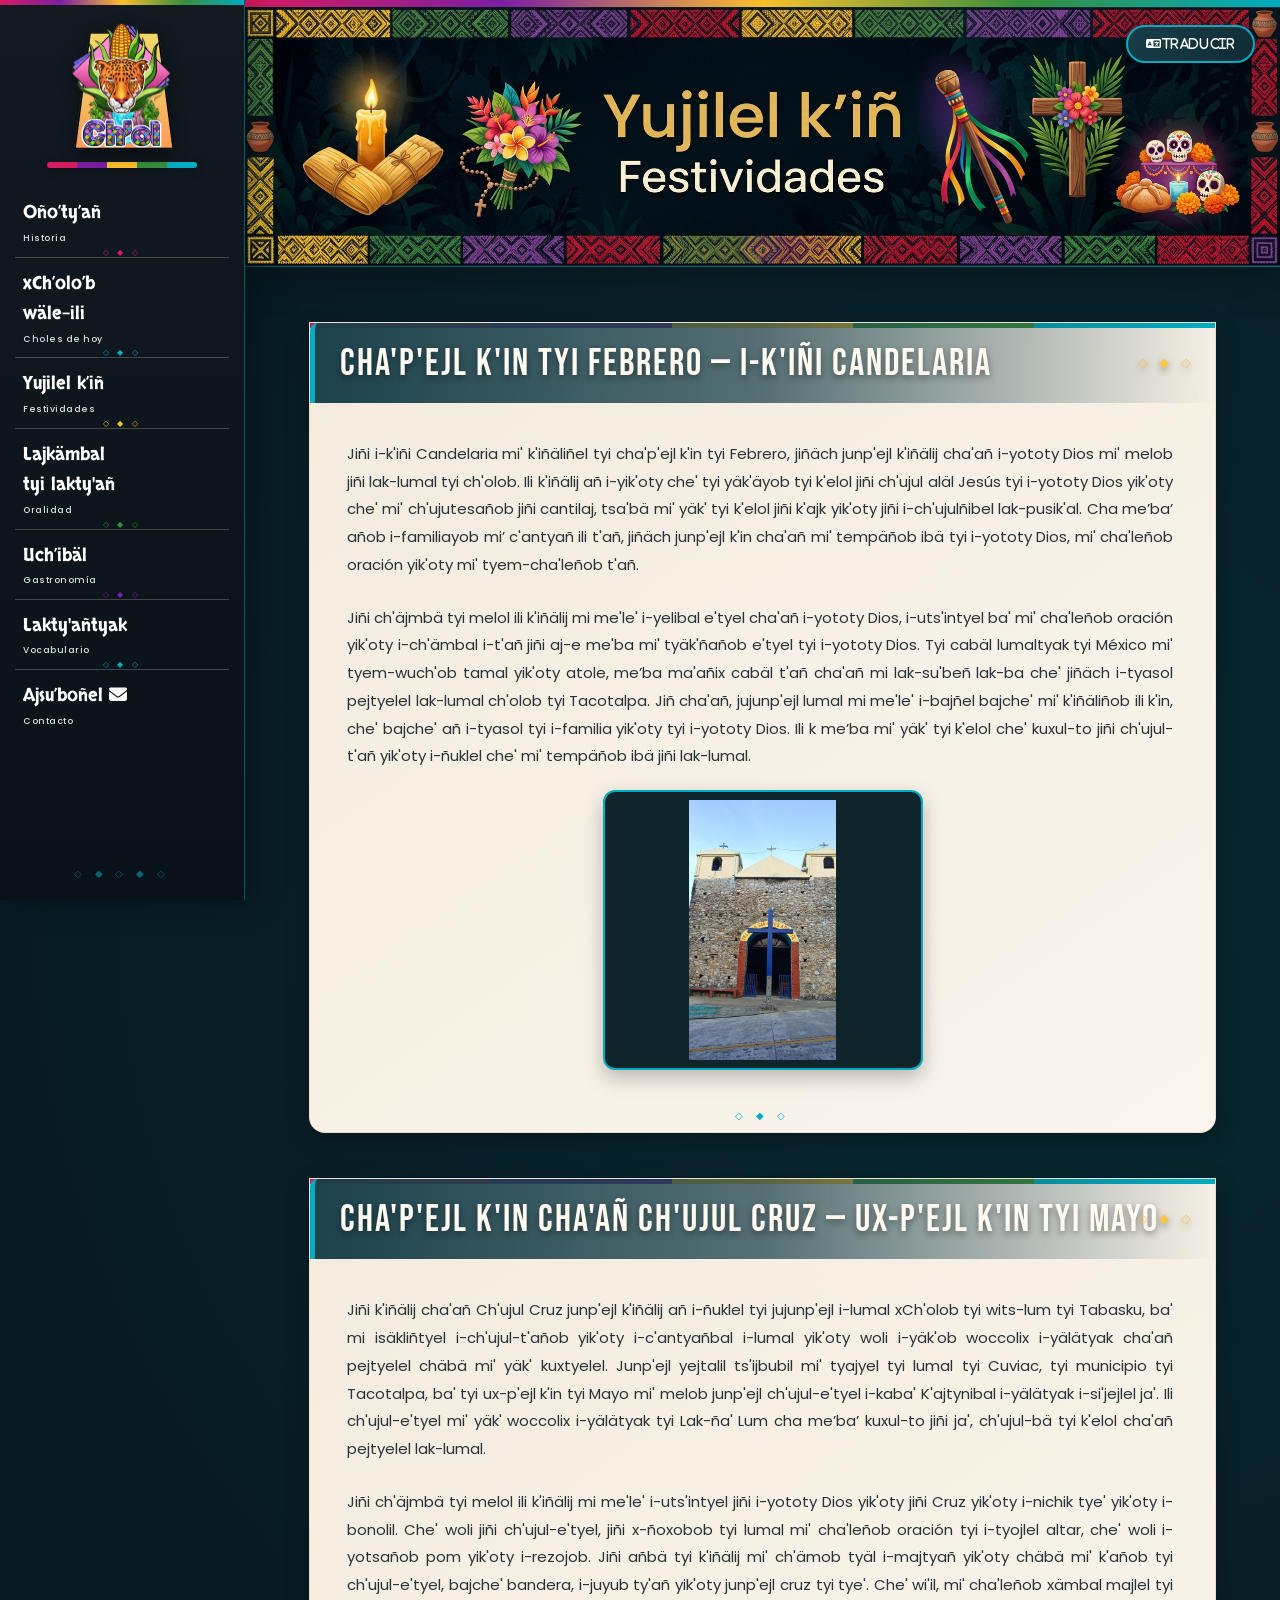
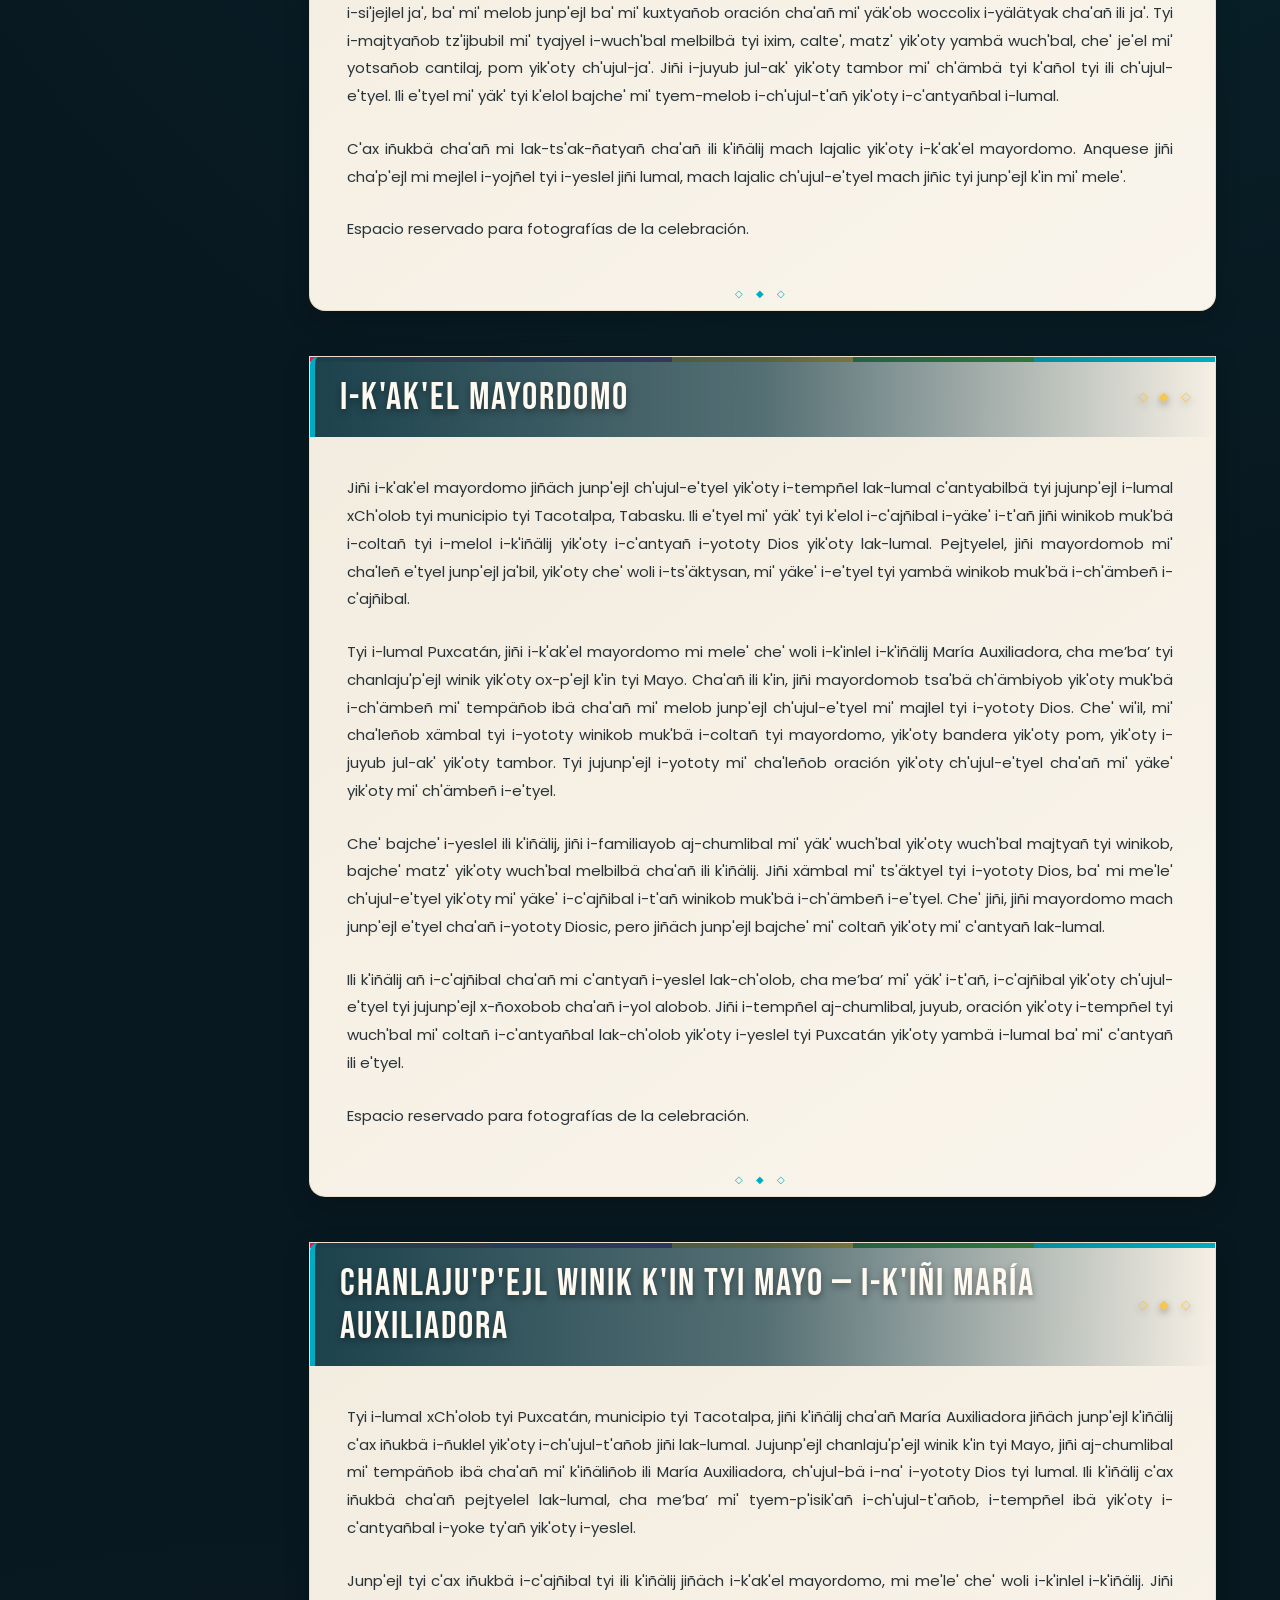
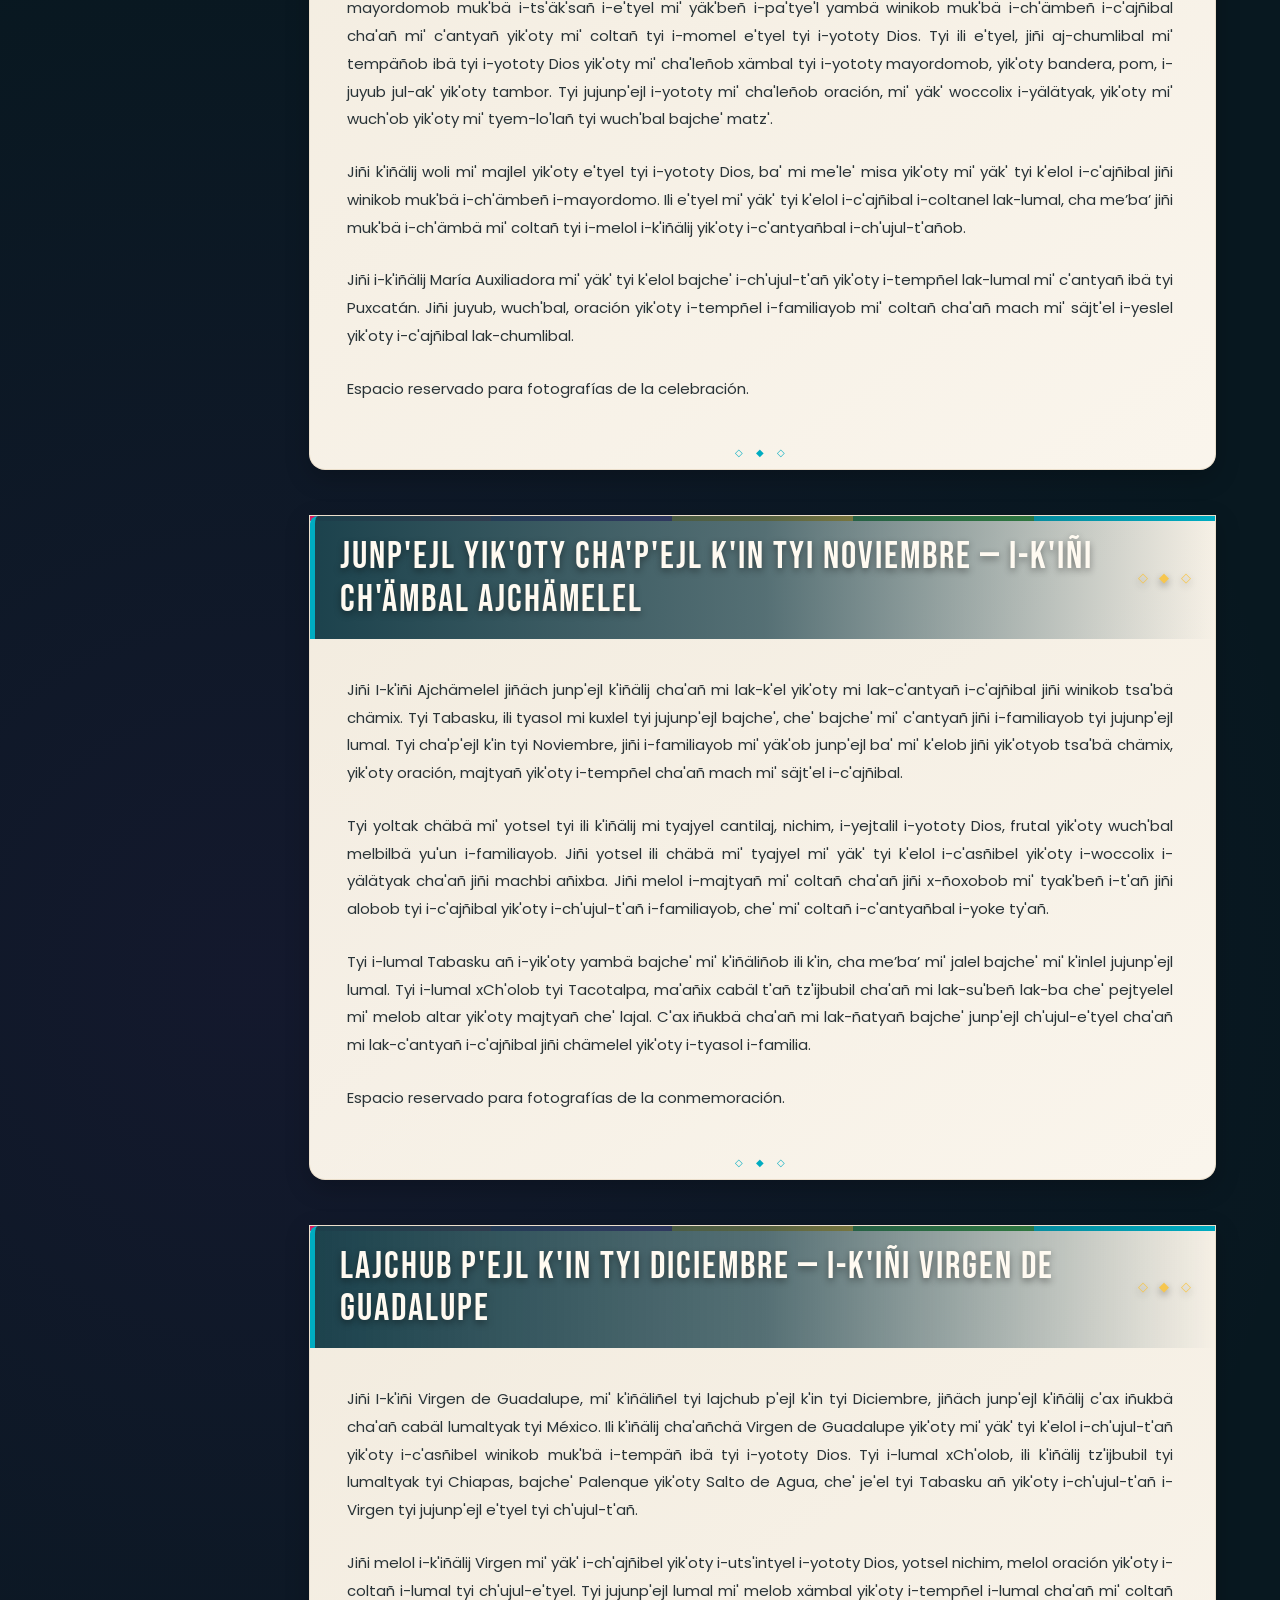
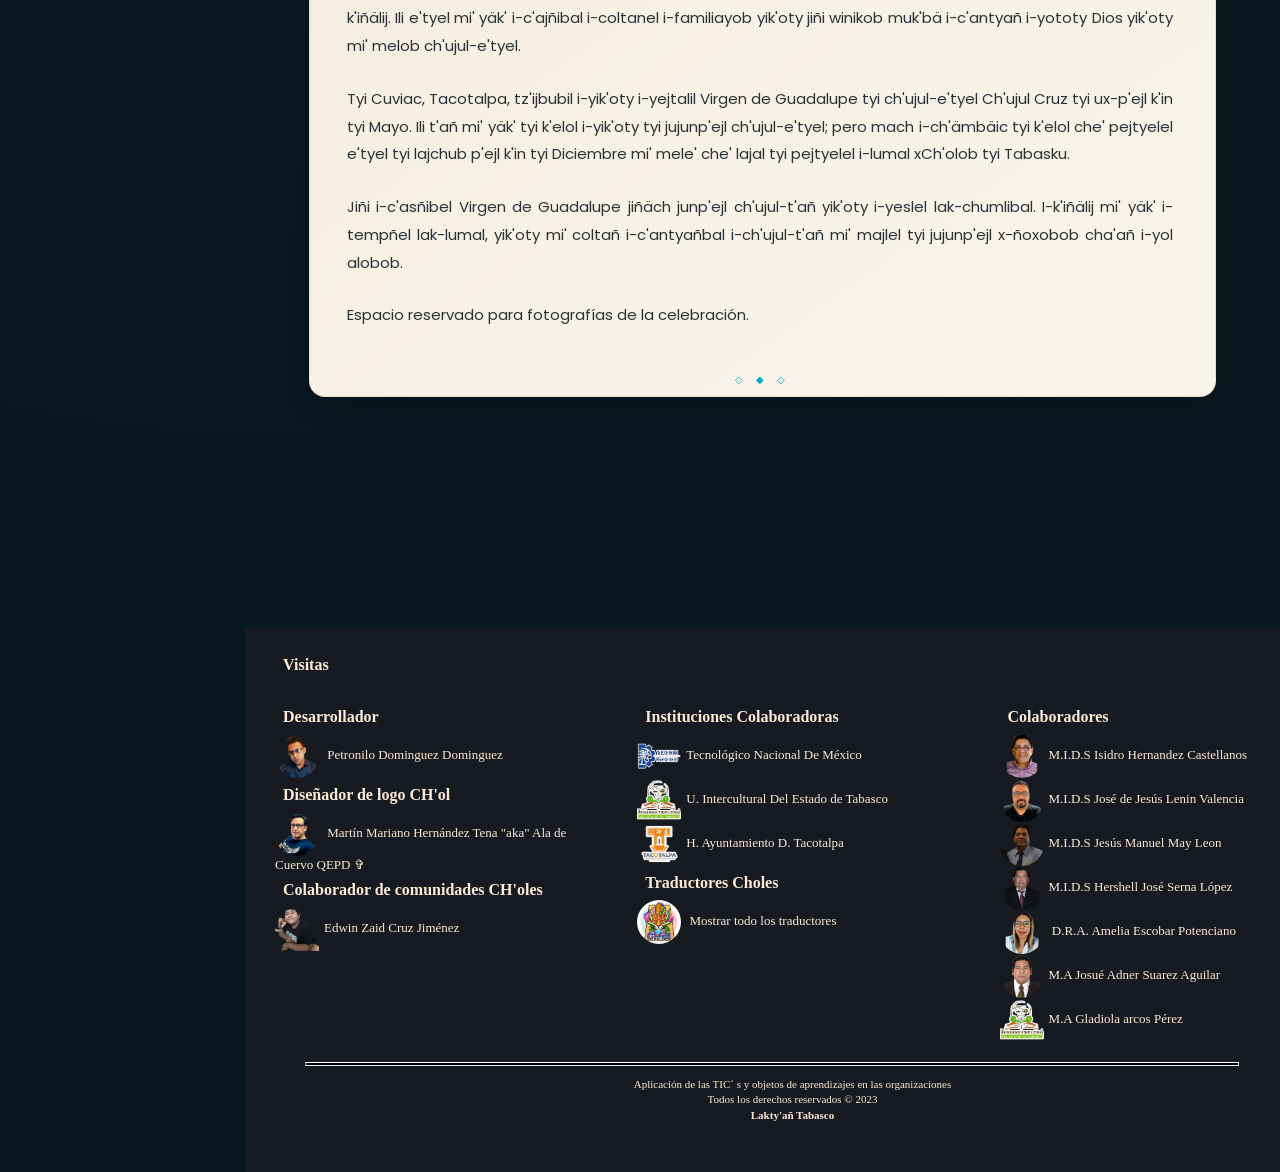
<file: secciones/festividades.html>
<!DOCTYPE html>
<html lang="es">

<head>
    <meta charset="UTF-8" />
    <meta name="viewport" content="width=device-width, initial-scale=1.0" />

    <title>Festividades Ch'oles de Tabasco</title>

    <link rel="stylesheet" href="../css/seccion.css">

    <link rel="stylesheet"
        href="https://cdnjs.cloudflare.com/ajax/libs/font-awesome/6.4.2/css/all.min.css">
</head>

<body>

    <!-- BOTÓN DEL MENÚ MÓVIL -->
    <button
        id="btnMenuMovil"
        class="btn-menu-movil"
        type="button"
        aria-label="Abrir menú"
        aria-expanded="false"
        aria-controls="menuPrincipal"
    >
        <i class="fas fa-bars" aria-hidden="true"></i>
    </button>

    <!-- FONDO OSCURO DEL MENÚ -->
    <div
        id="menuOverlay"
        class="menu-overlay"
        aria-hidden="true"
    ></div>

    <header class="header">

        <nav class="navbar" id="menuPrincipal">

            <div class="logo">
                <a href="../index.html">
                    <img src="../img/logo.webp" alt="Logo">
                </a>
            </div>

            <ul class="menu">

                <li class="submenu">
                    Oño’ty’añ
                    <br>
                    <h6>Historia</h6>

                    <ul class="submenu-content">

                        <li>
                            <a href="../secciones/epocaprehispanica.html">
                                Ijulelo’b ajmayajo’b
                                <h6>(Epóca prehispanica)</h6>
                            </a>
                        </li>

                        <li>
                            <a href="../secciones/nuevaespaña.html">
                                Tsiji’b España
                                <h6>(Nueva España)</h6>
                            </a>
                        </li>

                        <li>
                            <a href="../secciones/llegadaatabasco.html">
                                k’otyel tyi Tabasco
                                <h6>(Llegada a Tabasco)</h6>
                            </a>
                        </li>

                    </ul>
                </li>

                <li class="submenu">
                    xCh’olo’b
                    <br>
                    wäle-ili
                    <br>
                    <h6>Choles de hoy</h6>

                    <ul class="submenu-content">

                        <li>
                            <a href="../secciones/comunicacionytransporte.html">
                                lakñämi’b yik’oty lakxänwi’
                                <h6>(Comunicación y transporte)</h6>
                            </a>
                        </li>

                        <li>
                            <a href="../secciones/educacion.html">
                                Pästyä
                                <h6>(Educación)</h6>
                            </a>
                        </li>

                        <li>
                            <a href="../secciones/serviciospublicos.html">
                                Laktyemk’älbal
                                <h6>(Servicios públicos)</h6>
                            </a>
                        </li>

                        <li>
                            <a href="../secciones/procesosproductivos.html">
                                Chäbä yom p’ojlisätyel
                                <h6>(Procesos productivos)</h6>
                            </a>
                        </li>

                        <li>
                            <a href="../secciones/problemassociales.html">
                                Iwolel chumtyäl
                                <h6>(Problemas sociales)</h6>
                            </a>
                        </li>

                    </ul>
                </li>

                <li class="submenu">
                    Yujilel k’iñ
                    <br>
                    <h6>Festividades</h6>

                    <ul class="submenu-content">
                        <li>
                            <a href="../secciones/festividades.html#candelaria">
                                2 de febrero
                                <h5>(Día de la Candelaria)</h5>
                            </a>
                        </li>
                        <li>
                            <a href="../secciones/festividades.html#santa-cruz">
                                3 de mayo
                                <h5>(Día de la Santa Cruz)</h5>
                            </a>
                        </li>
                        <li>
                            <a href="../secciones/festividades.html#cambio-mayordomia">
                                Cambio de mayordomía
                                <h5>(Víspera de María Auxiliadora)</h5>
                            </a>
                        </li>
                        <li>
                            <a href="../secciones/festividades.html#maria-auxiliadora">
                                24 de mayo
                                <h5>(María Auxiliadora)</h5>
                            </a>
                        </li>
                        <li>
                            <a href="../secciones/festividades.html#dia-muertos">
                                1 y 2 de noviembre
                                <h5>(Día de Muertos)</h5>
                            </a>
                        </li>
                        <li>
                            <a href="../secciones/festividades.html#guadalupe">
                                12 de diciembre
                                <h5>(Virgen de Guadalupe)</h5>
                            </a>
                        </li>
                    </ul>
                </li>

                <li class="submenu">
                    Lajkämbal
                    <br>
                    tyi lakty'añ
                    <br>
                    <h6>Oralidad</h6>

                    <ul class="submenu-content">

                        <li>
                            <a href="../secciones/cuentos.html">
                                Lajkämbal tyi lakty'añ
                                <h5>(Narraciones orales)</h5>
                            </a>
                        </li>

                    </ul>
                </li>

                <li class="submenu">
                    Uch’ibäl
                    <br>
                    <h6>Gastronomía</h6>

                    <ul class="submenu-content">

                        <li>
                            <a href="gastronomia.html">
                                Uch’ibäl tyi ichajp ichajplel
                                <h6>(Platillos tipicos)</h6>
                            </a>
                        </li>

                    </ul>
                </li>

                <li class="submenu">
                    Lakty'añtyak
                    <br>
                    <h6>Vocabulario</h6>

                    <ul class="submenu-content">

                        <li>
                            <a href="#">
                                <i class="fab fa-youtube" style="color:#FF0000;"></i>
                                Registro
                            </a>
                        </li>

                    </ul>
                </li>

                <li class="submenu">
                    Ajsu’boñel
                    <i class="fas fa-envelope"></i>
                    <br>
                    <h6>Contacto</h6>

                    <ul class="submenu-content">

                        <li>
                            <a href="https://wa.me/529931353201?text=Hola%20estoy%20interesado%20en%20saber%20más"
                                target="_blank">
                                <i class="fab fa-whatsapp" style="color:#25D366;"></i>
                                WhatsApp
                            </a>
                        </li>

                        <li>
                            <a href="https://www.facebook.com/profile.php?id=61551605832940"
                                target="_blank">
                                <i class="fab fa-facebook" style="color:#1877F2;"></i>
                                Facebook
                            </a>
                        </li>

                        <li>
                            <a href="mailto:nuestralenguachol@gmail.com"
                                target="_blank">
                                <i class="fas fa-envelope" style="color:#AEEEEE;"></i>
                                Correo
                            </a>
                        </li>

                        <li>
                            <a href="https://www.youtube.com/channel/UCw1-uoYB_3AJOigaK3_pUdQ"
                                target="_blank">
                                <i class="fab fa-youtube" style="color:#FF0000;"></i>
                                YouTube
                            </a>
                        </li>

                    </ul>
                </li>

            </ul>

        </nav>

        <div class="header-content container">

            <div class="header-text">

                <img src="../img/festividades.jpeg"
                    class="portada-seccion">

            </div>

        </div>

    </header>

    <main>

        <!-- =====================================================
             1. DÍA DE LA CANDELARIA — 2 DE FEBRERO
             ===================================================== -->

        <div class="origen" id="candelaria">

            <!-- CONTENIDO EN CH'OL -->
            <div class="parte espanol">

                <h2>Cha'p'ejl k'in tyi Febrero — I-k'iñi Candelaria</h2>

                <div class="prueva">

                    <p>
                        Jiñi i-k'iñi Candelaria mi' k'iñäliñel tyi cha'p'ejl k'in tyi Febrero, jiñäch junp'ejl k'iñälij cha'añ i-yototy Dios mi' melob jiñi lak-lumal tyi ch'olob. Ili k'iñälij añ i-yik'oty che' tyi yäk'äyob tyi k'elol jiñi ch'ujul aläl Jesús tyi i-yototy Dios yik'oty che' mi' ch'ujutesañob jiñi cantilaj, tsa'bä mi' yäk' tyi k'elol jiñi k'ajk yik'oty jiñi i-ch'ujulñibel lak-pusik'al. Cha me’ba’ añob i-familiayob mi’ c'antyañ ili t'añ, jiñäch junp'ejl k'in cha'añ mi' tempäñob ibä tyi i-yototy Dios, mi' cha'leñob oración yik'oty mi' tyem-cha'leñob t'añ.
                    </p>

                    <p>
                        Jiñi ch'äjmbä tyi melol ili k'iñälij mi me'le' i-yelibal e'tyel cha'añ i-yototy Dios, i-uts'intyel ba' mi' cha'leñob oración yik'oty i-ch'ämbal i-t'añ jiñi aj-e me'ba mi' tyäk'ñañob e'tyel tyi i-yototy Dios. Tyi cabäl lumaltyak tyi México mi' tyem-wuch'ob tamal yik'oty atole, me’ba ma'añix cabäl t'añ cha'añ mi lak-su'beñ lak-ba che' jiñäch i-tyasol pejtyelel lak-lumal ch'olob tyi Tacotalpa. Jiñ cha'añ, jujunp'ejl lumal mi me'le' i-bajñel bajche' mi' k'iñäliñob ili k'in, che' bajche' añ i-tyasol tyi i-familia yik'oty tyi i-yototy Dios. Ili k me’ba mi' yäk' tyi k'elol che' kuxul-to jiñi ch'ujul-t'añ yik'oty i-ñuklel che' mi' tempäñob ibä jiñi lak-lumal.
                    </p>

                    <div class="img-container imagen-pendiente">
                        <img src="../img/iglesia.jpg">
                    </div>

                </div>

            </div>

            <!-- CONTENIDO EN ESPAÑOL -->
            <div class="parte chol1">

                <h2>2 de febrero — Día de la Candelaria</h2>

                <div class="prueva">

                    <p>
                        El Día de la Candelaria, celebrado el 2 de febrero, es una festividad religiosa que forma parte de las tradiciones católicas de distintas comunidades ch’oles. Esta celebración está relacionada con la presentación del Niño Jesús en el templo y con la bendición de las velas, que representan la luz y la fe. Para las familias que conservan esta tradición, es una fecha de encuentro y participación religiosa, en la que se reúnen para acudir a la iglesia, realizar oraciones y compartir momentos de convivencia.
                    </p>

                    <p>
                        La preparación de esta celebración puede incluir la organización de las actividades religiosas, el arreglo de los espacios de oración y la participación de las personas encargadas de colaborar con la iglesia. En distintas regiones de México es común acompañar esta fecha con tamales y atole, aunque no existe suficiente información para asegurar que estas comidas sean una costumbre específica de todas las comunidades ch’oles de Tacotalpa. Por ello, cada localidad puede conservar formas particulares de celebrar esta fecha, de acuerdo con sus propias costumbres familiares y religiosas. Esta festividad refleja la permanencia de las creencias católicas y la importancia de las reuniones comunitarias en la vida de sus habitantes.
                    </p>

                   <div class="img-container imagen-pendiente">
                        <img src="../img/iglesia.jpg">
                    </div>

                </div>

            </div>

        </div>

        <!-- =====================================================
             2. DÍA DE LA SANTA CRUZ — 3 DE MAYO
             ===================================================== -->

        <div class="origen" id="santa-cruz">

            <!-- CONTENIDO EN CH'OL -->
            <div class="parte espanol">

                <h2>Cha'p'ejl k'in cha'añ Ch'ujul Cruz — Ux-p'ejl k'in tyi Mayo</h2>

                <div class="prueva">

                    <p>
                        Jiñi k'iñälij cha'añ Ch'ujul Cruz junp'ejl k'iñälij añ i-ñuklel tyi jujunp'ejl i-lumal xCh'olob tyi wits-lum tyi Tabasku, ba' mi isäkliñtyel i-ch'ujul-t'añob yik'oty i-c'antyañbal i-lumal yik'oty woli i-yäk'ob woccolix i-yälätyak cha'añ pejtyelel chäbä mi' yäk' kuxtyelel. Junp'ejl yejtalil ts'ijbubil mi' tyajyel tyi lumal tyi Cuviac, tyi municipio tyi Tacotalpa, ba' tyi ux-p'ejl k'in tyi Mayo mi' melob junp'ejl ch'ujul-e'tyel i-kaba' K'ajtynibal i-yälätyak i-si'jejlel ja'. Ili ch'ujul-e'tyel mi' yäk' woccolix i-yälätyak tyi Lak-ña' Lum cha me’ba’ kuxul-to jiñi ja', ch'ujul-bä tyi k'elol cha'añ pejtyelel lak-lumal.
                    </p>

                    <p>
                        Jiñi ch'äjmbä tyi melol ili k'iñälij mi me'le' i-uts'intyel jiñi i-yototy Dios yik'oty jiñi Cruz yik'oty i-nichik tye' yik'oty i-bonolil. Che' woli jiñi ch'ujul-e'tyel, jiñi x-ñoxobob tyi lumal mi' cha'leñob oración tyi i-tyojlel altar, che' woli i-yotsañob pom yik'oty i-rezojob. Jiñi añbä tyi k'iñälij mi' ch'ämob tyäl i-majtyañ yik'oty chäbä mi' k'añob tyi ch'ujul-e'tyel, bajche' bandera, i-juyub ty'añ yik'oty junp'ejl cruz tyi tye'. Che' wi'il, mi' cha'leñob xämbal majlel tyi i-si'jejlel ja', ba' mi' melob junp'ejl ba' mi' kuxtyañob oración cha'añ mi' yäk'ob woccolix i-yälätyak cha'añ ili ja'. Tyi i-majtyañob tz'ijbubil mi' tyajyel i-wuch'bal melbilbä tyi ixim, calte', matz' yik'oty yambä wuch'bal, che' je'el mi' yotsañob cantilaj, pom yik'oty ch'ujul-ja'. Jiñi i-juyub jul-ak' yik'oty tambor mi' ch'ämbä tyi k'añol tyi ili ch'ujul-e'tyel. Ili e'tyel mi' yäk' tyi k'elol bajche' mi' tyem-melob i-ch'ujul-t'añ yik'oty i-c'antyañbal i-lumal.
                    </p>

                    <p>
                        C'ax iñukbä cha'añ mi lak-ts'ak-ñatyañ cha'añ ili k'iñälij mach lajalic yik'oty i-k'ak'el mayordomo. Anquese jiñi cha'p'ejl mi mejlel i-yojñel tyi i-yeslel jiñi lumal, mach lajalic ch'ujul-e'tyel mach jiñic tyi junp'ejl k'in mi' mele'.
                    </p>

                    <div class="img-container imagen-pendiente">
                        <p>Espacio reservado para fotografías de la celebración.</p>
                    </div>

                </div>

            </div>

            <!-- CONTENIDO EN ESPAÑOL -->
            <div class="parte chol1">

                <h2>3 de mayo — Día de la Santa Cruz</h2>

                <div class="prueva">

                    <p>
                        El Día de la Santa Cruz es una celebración que tiene un significado particular en algunas comunidades ch’oles de la sierra de Tabasco, donde las prácticas religiosas se relacionan con el respeto a la naturaleza y el agradecimiento por los recursos que permiten la vida. Por ejemplo el 3 de mayo se realiza un ritual conocido como la Petición de Promesa del Ojo de Agua. Esta ceremonia expresa el agradecimiento a la Madre Tierra por la permanencia del agua, considerada indispensable para las personas y para las actividades de la comunidad.
                    </p>

                    <p>
                        La preparación de esta celebración incluye la decoración de la capilla y de la cruz con flores tropicales y adornos de colores. Durante la ceremonia, los ancianos de la comunidad dirigen oraciones frente al altar, mientras el incienso acompaña los rezos. Los participantes llevan ofrendas y algunos elementos ceremoniales, como banderas, instrumentos musicales y una cruz de madera. Posteriormente, se realiza una procesión hacia el ojo de agua, donde se prepara un espacio para continuar con las oraciones y agradecer por este recurso natural. Entre las ofrendas documentadas se encuentran alimentos elaborados a base de maíz, caldo, pozol y otros productos, acompañados de velas, incienso y agua bendita. La música de flauta de carrizo y tambores también forma parte de este ritual. Estas prácticas muestran la relación entre la espiritualidad, la vida comunitaria y el cuidado de los recursos naturales.
                    </p>

                    <p>
                        Es importante distinguir esta celebración del cambio de mayordomía. Aunque ambos pueden formar parte de las tradiciones religiosas de la región, no son necesariamente la misma ceremonia ni ocurren en la misma fecha.
                    </p>

                    <div class="img-container imagen-pendiente">
                        <p>Espacio reservado para fotografías de la celebración.</p>
                    </div>

                </div>

            </div>

        </div>

        <!-- =====================================================
             3. CAMBIO DE MAYORDOMÍA — 23 DE MAYO
             ===================================================== -->

        <div class="origen" id="cambio-mayordomia">

            <!-- CONTENIDO EN CH'OL -->
            <div class="parte espanol">

                <h2>I-k'ak'el Mayordomo</h2>

                <div class="prueva">

                    <p>
                        Jiñi i-k'ak'el mayordomo jiñäch junp'ejl ch'ujul-e'tyel yik'oty i-tempñel lak-lumal c'antyabilbä tyi jujunp'ejl i-lumal xCh'olob tyi municipio tyi Tacotalpa, Tabasku. Ili e'tyel mi' yäk' tyi k'elol i-c'ajñibal i-yäke' i-t'añ jiñi winikob muk'bä i-coltañ tyi i-melol i-k'iñälij yik'oty i-c'antyañ i-yototy Dios yik'oty lak-lumal. Pejtyelel, jiñi mayordomob mi' cha'leñ e'tyel junp'ejl ja'bil, yik'oty che' woli i-ts'äktysan, mi' yäke' i-e'tyel tyi yambä winikob muk'bä i-ch'ämbeñ i-c'ajñibal.
                    </p>

                    <p>
                        Tyi i-lumal Puxcatán, jiñi i-k'ak'el mayordomo mi mele' che' woli i-k'inlel i-k'iñälij María Auxiliadora, cha me’ba’ tyi chanlaju'p'ejl winik yik'oty ox-p'ejl k'in tyi Mayo. Cha'añ ili k'in, jiñi mayordomob tsa'bä ch'ämbiyob yik'oty muk'bä i-ch'ämbeñ mi' tempäñob ibä cha'añ mi' melob junp'ejl ch'ujul-e'tyel mi' majlel tyi i-yototy Dios. Che' wi'il, mi' cha'leñob xämbal tyi i-yototy winikob muk'bä i-coltañ tyi mayordomo, yik'oty bandera yik'oty pom, yik'oty i-juyub jul-ak' yik'oty tambor. Tyi jujunp'ejl i-yototy mi' cha'leñob oración yik'oty ch'ujul-e'tyel cha'añ mi' yäke' yik'oty mi' ch'ämbeñ i-e'tyel.
                    </p>

                    <p>
                        Che' bajche' i-yeslel ili k'iñälij, jiñi i-familiayob aj-chumlibal mi' yäk' wuch'bal yik'oty wuch'bal majtyañ tyi winikob, bajche' matz' yik'oty wuch'bal melbilbä cha'añ ili k'iñälij. Jiñi xämbal mi' ts'äktyel tyi i-yototy Dios, ba' mi me'le' ch'ujul-e'tyel yik'oty mi' yäke' i-c'ajñibal i-t'añ winikob muk'bä i-ch'ämbeñ i-e'tyel. Che' jiñi, jiñi mayordomo mach junp'ejl e'tyel cha'añ i-yototy Diosic, pero jiñäch junp'ejl bajche' mi' coltañ yik'oty mi' c'antyañ lak-lumal.
                    </p>

                    <p>
                        Ili k'iñälij añ i-c'ajñibal cha'añ mi c'antyañ i-yeslel lak-ch'olob, cha me’ba’ mi' yäk' i-t'añ, i-c'ajñibal yik'oty ch'ujul-e'tyel tyi jujunp'ejl x-ñoxobob cha'añ i-yol alobob. Jiñi i-tempñel aj-chumlibal, juyub, oración yik'oty i-tempñel tyi wuch'bal mi' coltañ i-c'antyañbal lak-ch'olob yik'oty i-yeslel tyi Puxcatán yik'oty yambä i-lumal ba' mi' c'antyañ ili e'tyel.
                    </p>

                    <div class="img-container imagen-pendiente">
                        <p>Espacio reservado para fotografías de la celebración.</p>
                    </div>

                </div>

            </div>

            <!-- CONTENIDO EN ESPAÑOL -->
            <div class="parte chol1">

                <h2>Cambio de mayordomía — 23 de mayo</h2>

                <div class="prueva">

                    <p>
                        El cambio de mayordomía es una tradición religiosa y comunitaria que se conserva en distintas localidades ch’oles del municipio de Tacotalpa, Tabasco. Esta práctica representa la renovación del compromiso de las personas encargadas de colaborar en la organización de las celebraciones religiosas y de atender las responsabilidades relacionadas con la iglesia y la comunidad. Generalmente, los mayordomos desempeñan su cargo durante un año y, al concluir este periodo, entregan sus responsabilidades a quienes continuarán con esta labor.
                    </p>

                    <p>
                        En la comunidad de Puxcatán, el cambio de mayordomía se realiza durante la víspera de la festividad de María Auxiliadora, es decir, el 23 de mayo. Para esta ocasión, los mayordomos salientes y entrantes se reúnen para llevar a cabo una ceremonia que comienza con actividades en la iglesia. Posteriormente, realizan un recorrido por las viviendas de las personas que participan en la mayordomía, llevando banderas e incienso y acompañados por el sonido de las flautas y los tambores. Durante las visitas se realizan oraciones y actos ceremoniales que simbolizan la entrega y recepción de las responsabilidades.
                    </p>

                    <p>
                        Como parte de esta tradición, las familias anfitrionas ofrecen alimentos y bebidas a los participantes, entre ellos pozol y comidas preparadas especialmente para la ocasión. El recorrido concluye en la iglesia, donde se realiza una celebración religiosa y se formaliza el compromiso de quienes reciben el cargo. De esta manera, la mayordomía no representa solamente una responsabilidad religiosa, sino también una forma de servicio y colaboración en beneficio de la comunidad.
                    </p>

                    <p>
                        Esta tradición tiene un valor importante para la conservación de la cultura ch’ol, ya que permite transmitir conocimientos, responsabilidades y prácticas religiosas entre generaciones. La participación de los habitantes, la música tradicional, las oraciones y la convivencia alrededor de los alimentos fortalecen los lazos comunitarios y contribuyen a mantener vivas las costumbres de Puxcatán y de otras localidades donde se practica esta forma de organización.
                    </p>

                    <div class="img-container imagen-pendiente">
                        <p>Espacio reservado para fotografías de la celebración.</p>
                    </div>

                </div>

            </div>

        </div>


        <!-- =====================================================
             4. DÍA DE MARÍA AUXILIADORA — 24 DE MAYO
             ===================================================== -->

        <div class="origen" id="maria-auxiliadora">

            <!-- CONTENIDO EN CH'OL -->
            <div class="parte espanol">

                <h2>Chanlaju'p'ejl winik k'in tyi Mayo — I-k'iñi María Auxiliadora</h2>

                <div class="prueva">

                    <p>
                        Tyi i-lumal xCh'olob tyi Puxcatán, municipio tyi Tacotalpa, jiñi k'iñälij cha'añ María Auxiliadora jiñäch junp'ejl k'iñälij c'ax iñukbä i-ñuklel yik'oty i-ch'ujul-t'añob jiñi lak-lumal. Jujunp'ejl chanlaju'p'ejl winik k'in tyi Mayo, jiñi aj-chumlibal mi' tempäñob ibä cha'añ mi' k'iñäliñob ili María Auxiliadora, ch'ujul-bä i-na' i-yototy Dios tyi lumal. Ili k'iñälij c'ax iñukbä cha'añ pejtyelel lak-lumal, cha me’ba’ mi' tyem-p'isik'añ i-ch'ujul-t'añob, i-tempñel ibä yik'oty i-c'antyañbal i-yoke ty'añ yik'oty i-yeslel.
                    </p>

                    <p>
                        Junp'ejl tyi c'ax iñukbä i-c'ajñibal tyi ili k'iñälij jiñäch i-k'ak'el mayordomo, mi me'le' che' woli i-k'inlel i-k'iñälij. Jiñi mayordomob muk'bä i-ts'äk'sañ i-e'tyel mi' yäk'beñ i-pa'tye'l yambä winikob muk'bä i-ch'ämbeñ i-c'ajñibal cha'añ mi' c'antyañ yik'oty mi' coltañ tyi i-momel e'tyel tyi i-yototy Dios. Tyi ili e'tyel, jiñi aj-chumlibal mi' tempäñob ibä tyi i-yototy Dios yik'oty mi' cha'leñob xämbal tyi i-yototy mayordomob, yik'oty bandera, pom, i-juyub jul-ak' yik'oty tambor. Tyi jujunp'ejl i-yototy mi' cha'leñob oración, mi' yäk' woccolix i-yälätyak, yik'oty mi' wuch'ob yik'oty mi' tyem-lo'lañ tyi wuch'bal bajche' matz'.
                    </p>

                    <p>
                        Jiñi k'iñälij woli mi' majlel yik'oty e'tyel tyi i-yototy Dios, ba' mi me'le' misa yik'oty mi' yäk' tyi k'elol i-c'ajñibal jiñi winikob muk'bä i-ch'ämbeñ i-mayordomo. Ili e'tyel mi' yäk' tyi k'elol i-c'ajñibal i-coltanel lak-lumal, cha me’ba’ jiñi muk'bä i-ch'ämbä mi' coltañ tyi i-melol i-k'iñälij yik'oty i-c'antyañbal i-ch'ujul-t'añob.
                    </p>

                    <p>
                        Jiñi i-k'iñälij María Auxiliadora mi' yäk' tyi k'elol bajche' i-ch'ujul-t'añ yik'oty i-tempñel lak-lumal mi' c'antyañ ibä tyi Puxcatán. Jiñi juyub, wuch'bal, oración yik'oty i-tempñel i-familiayob mi' coltañ cha'añ mach mi' säjt'el i-yeslel yik'oty i-c'ajñibal lak-chumlibal.
                    </p>

                    <div class="img-container imagen-pendiente">
                        <p>Espacio reservado para fotografías de la celebración.</p>
                    </div>

                </div>

            </div>

            <!-- CONTENIDO EN ESPAÑOL -->
            <div class="parte chol1">

                <h2>24 de mayo — Día de María Auxiliadora</h2>

                <div class="prueva">

                    <p>
                        En la comunidad ch’ol de Puxcatán, municipio de Tacotalpa, la festividad de María Auxiliadora es una de las celebraciones religiosas más representativas. Cada 24 de mayo, los habitantes se reúnen para conmemorar a esta advocación de la Virgen María, considerada patrona de la iglesia católica de la localidad. Esta celebración tiene una gran importancia para la comunidad, pues reúne la devoción religiosa, la organización colectiva y la continuidad de las costumbres tradicionales.
                    </p>

                    <p>
                        Uno de los momentos más importantes de esta festividad es el cambio de mayordomía, que se realiza durante la víspera de la celebración. Los mayordomos que concluyen su servicio entregan sus responsabilidades a quienes asumirán el compromiso de organizar y colaborar en las próximas actividades religiosas. Durante este acto, los participantes se reúnen en la iglesia y realizan recorridos por las casas de los mayordomos, acompañados de banderas, incienso, flautas y tambores. En cada visita se llevan a cabo oraciones y ceremonias, además de compartir alimentos y bebidas tradicionales, como el pozol.
                    </p>

                    <p>
                        La celebración continúa con actividades religiosas en la iglesia, donde se realiza una misa y se reconoce el compromiso de las personas que reciben la mayordomía. Esta responsabilidad representa una forma de servicio a la comunidad, ya que quienes la asumen colaboran en la preparación de las festividades y en el mantenimiento de las tradiciones religiosas.
                    </p>

                    <p>
                        La festividad de María Auxiliadora permite observar cómo la fe y la organización comunitaria se mantienen relacionadas en Puxcatán. La música, los alimentos compartidos, las oraciones y la participación de las familias contribuyen a conservar una tradición que forma parte de la identidad cultural de sus habitantes.
                    </p>

                    <div class="img-container imagen-pendiente">
                        <p>Espacio reservado para fotografías de la celebración.</p>
                    </div>

                </div>

            </div>

        </div>
                <!-- =====================================================
             4. DÍA DE MUERTOS — 1 Y 2 DE NOVIEMBRE
             ===================================================== -->

        <div class="origen" id="dia-muertos">

            <!-- CONTENIDO EN CH'OL -->
            <div class="parte espanol">

                <h2>Junp'ejl yik'oty cha'p'ejl k'in tyi Noviembre — I-k'iñi Ch'ämbal Ajchämelel</h2>

                <div class="prueva">

                    <p>
                        Jiñi I-k'iñi Ajchämelel jiñäch junp'ejl k'iñälij cha'añ mi lak-k'el yik'oty mi lak-c'antyañ i-c'ajñibal jiñi winikob tsa'bä chämix. Tyi Tabasku, ili tyasol mi kuxlel tyi jujunp'ejl bajche', che' bajche' mi' c'antyañ jiñi i-familiayob tyi jujunp'ejl lumal. Tyi cha'p'ejl k'in tyi Noviembre, jiñi i-familiayob mi' yäk'ob junp'ejl ba' mi' k'elob jiñi yik'otyob tsa'bä chämix, yik'oty oración, majtyañ yik'oty i-tempñel cha'añ mach mi' säjt'el i-c'ajñibal.
                    </p>

                    <p>
                        Tyi yoltak chäbä mi' yotsel tyi ili k'iñälij mi tyajyel cantilaj, nichim, i-yejtalil i-yototy Dios, frutal yik'oty wuch'bal melbilbä yu'un i-familiayob. Jiñi yotsel ili chäbä mi' tyajyel mi' yäk' tyi k'elol i-c'asñibel yik'oty i-woccolix i-yälätyak cha'añ jiñi machbi añixba. Jiñi melol i-majtyañ mi' coltañ cha'añ jiñi x-ñoxobob mi' tyak'beñ i-t'añ jiñi alobob tyi i-c'ajñibal yik'oty i-ch'ujul-t'añ i-familiayob, che' mi' coltañ i-c'antyañbal i-yoke ty'añ.
                    </p>

                    <p>
                        Tyi i-lumal Tabasku añ i-yik'oty yambä bajche' mi' k'iñäliñob ili k'in, cha me’ba’ mi' jalel bajche' mi' k'inlel jujunp'ejl lumal. Tyi i-lumal xCh'olob tyi Tacotalpa, ma'añix cabäl t'añ tz'ijbubil cha'añ mi lak-su'beñ lak-ba che' pejtyelel mi' melob altar yik'oty majtyañ che' lajal. C'ax iñukbä cha'añ mi lak-ñatyañ bajche' junp'ejl ch'ujul-e'tyel cha'añ mi lak-c'antyañ i-c'ajñibal jiñi chämelel yik'oty i-tyasol i-familia.
                    </p>

                    <div class="img-container imagen-pendiente">
                        <p>Espacio reservado para fotografías de la conmemoración.</p>
                    </div>

                </div>

            </div>

            <!-- CONTENIDO EN ESPAÑOL -->
            <div class="parte chol1">

                <h2>1 y 2 de noviembre — Día de Muertos</h2>

                <div class="prueva">

                    <p>
                        El Día de Muertos es una celebración dedicada a recordar y honrar la memoria de las personas que han fallecido. En Tabasco, esta tradición se vive de distintas maneras, dependiendo de las costumbres de cada comunidad y de las prácticas que las familias han conservado a través del tiempo. Durante los días 1 y 2 de noviembre, las familias suelen preparar espacios especiales para recordar a sus seres queridos, mediante oraciones, ofrendas y reuniones que permiten mantener presente su memoria.
                    </p>

                    <p>
                        Entre los elementos que pueden formar parte de estas celebraciones se encuentran las veladoras, las flores, las imágenes religiosas, las frutas y los alimentos preparados por las familias. La colocación de estos elementos representa una muestra de cariño y respeto hacia quienes ya no están. La preparación de las ofrendas también permite que las personas mayores compartan con los más jóvenes las historias y recuerdos familiares, fortaleciendo los vínculos entre generaciones.
                    </p>

                    <p>
                        En las comunidades de Tabasco existen diferentes formas de conmemorar estas fechas, por lo que las prácticas pueden variar de una localidad a otra. En el caso de las comunidades ch’oles de Tacotalpa, no se cuenta con suficiente documentación para afirmar que todas realizan los altares y las ofrendas de una misma manera. Sin embargo, esta celebración puede abordarse como parte de las expresiones religiosas y culturales de la región, reconociendo la importancia del recuerdo de los familiares fallecidos y de las tradiciones que cada familia conserva.
                    </p>

                    <div class="img-container imagen-pendiente">
                        <p>Espacio reservado para fotografías de la conmemoración.</p>
                    </div>

                </div>

            </div>

        </div>


        <!-- =====================================================
             5. VIRGEN DE GUADALUPE — 12 DE DICIEMBRE
             ===================================================== -->

        <div class="origen" id="guadalupe">

            <!-- CONTENIDO EN CH'OL -->
            <div class="parte espanol">

                <h2>Lajchub p'ejl k'in tyi Diciembre — I-k'iñi Virgen de Guadalupe</h2>

                <div class="prueva">

                    <p>
                        Jiñi I-k'iñi Virgen de Guadalupe, mi' k'iñäliñel tyi lajchub p'ejl k'in tyi Diciembre, jiñäch junp'ejl k'iñälij c'ax iñukbä cha'añ cabäl lumaltyak tyi México. Ili k'iñälij cha'añchä Virgen de Guadalupe yik'oty mi' yäk' tyi k'elol i-ch'ujul-t'añ yik'oty i-c'asñibel winikob muk'bä i-tempäñ ibä tyi i-yototy Dios. Tyi i-lumal xCh'olob, ili k'iñälij tz'ijbubil tyi lumaltyak tyi Chiapas, bajche' Palenque yik'oty Salto de Agua, che' je'el tyi Tabasku añ yik'oty i-ch'ujul-t'añ i-Virgen tyi jujunp'ejl e'tyel tyi ch'ujul-t'añ.
                    </p>

                    <p>
                        Jiñi melol i-k'iñälij Virgen mi' yäk' i-ch'ajñibel yik'oty i-uts'intyel i-yototy Dios, yotsel nichim, melol oración yik'oty i-coltañ i-lumal tyi ch'ujul-e'tyel. Tyi jujunp'ejl lumal mi' melob xämbal yik'oty i-tempñel i-lumal cha'añ mi' coltañ k'iñälij. Ili e'tyel mi' yäk' i-c'ajñibal i-coltanel i-familiayob yik'oty jiñi winikob muk'bä i-c'antyañ i-yototy Dios yik'oty mi' melob ch'ujul-e'tyel.
                    </p>

                    <p>
                        Tyi Cuviac, Tacotalpa, tz'ijbubil i-yik'oty i-yejtalil Virgen de Guadalupe tyi ch'ujul-e'tyel Ch'ujul Cruz tyi ux-p'ejl k'in tyi Mayo. Ili t'añ mi' yäk' tyi k'elol i-yik'oty tyi jujunp'ejl ch'ujul-e'tyel; pero mach i-ch'ämbäic tyi k'elol che' pejtyelel e'tyel tyi lajchub p'ejl k'in tyi Diciembre mi' mele' che' lajal tyi pejtyelel i-lumal xCh'olob tyi Tabasku.
                    </p>

                    <p>
                        Jiñi i-c'asñibel Virgen de Guadalupe jiñäch junp'ejl ch'ujul-t'añ yik'oty i-yeslel lak-chumlibal. I-k'iñälij mi' yäk' i-tempñel lak-lumal, yik'oty mi' coltañ i-c'antyañbal i-ch'ujul-t'añ mi' majlel tyi jujunp'ejl x-ñoxobob cha'añ i-yol alobob.
                    </p>

                    <div class="img-container imagen-pendiente">
                        <p>Espacio reservado para fotografías de la celebración.</p>
                    </div>

                </div>

            </div>

            <!-- CONTENIDO EN ESPAÑOL -->
            <div class="parte chol1">

                <h2>12 de diciembre — Día de la Virgen de Guadalupe</h2>

                <div class="prueva">

                    <p>
                        El Día de la Virgen de Guadalupe, celebrado el 12 de diciembre, es una de las fechas religiosas más importantes para numerosos pueblos y comunidades de México. Esta celebración está dedicada a la Virgen de Guadalupe y representa una expresión de fe y devoción que reúne a familias y habitantes en torno a las actividades de la iglesia. Entre las comunidades ch’oles, esta festividad se encuentra registrada en localidades de Chiapas, como Palenque y Salto de Agua, mientras que en Tabasco también existen expresiones de devoción a la Virgen en distintas prácticas religiosas.
                    </p>

                    <p>
                        La preparación de las celebraciones dedicadas a la Virgen puede incluir la limpieza y decoración de las capillas, la colocación de flores, la organización de rezos y la participación de los habitantes en las actividades religiosas. En algunas localidades también se realizan procesiones y reuniones comunitarias para acompañar la celebración. Estas actividades requieren la colaboración de las familias y de las personas encargadas de organizar los festejos, quienes contribuyen a mantener los espacios religiosos y preparar las ceremonias.
                    </p>

                    <p>
                        En Cuviac, Tacotalpa, se ha documentado la presencia de una imagen de la Virgen de Guadalupe durante el ritual de la Santa Cruz del 3 de mayo. Este dato muestra que su imagen forma parte de algunas expresiones religiosas de la región; sin embargo, no permite asegurar que las actividades del 12 de diciembre se realicen de la misma manera en todas las comunidades ch’oles de Tabasco.
                    </p>

                    <p>
                        La devoción a la Virgen de Guadalupe representa una expresión de las creencias religiosas que forman parte de la vida de algunos habitantes. Su celebración permite la convivencia y la participación comunitaria, al mismo tiempo que contribuye a conservar las prácticas religiosas que se transmiten de una generación a otra.
                    </p>

                    <div class="img-container imagen-pendiente">
                        <p>Espacio reservado para fotografías de la celebración.</p>
                    </div>

                </div>

            </div>

        </div>
                <!-- BOTÓN PARA CAMBIAR ENTRE CH'OL Y ESPAÑOL -->
        <button id="cambiarVista">
            <i class="fas fa-language">Traducir</i>
        </button>

        <script src="../traducir.js"></script>


        <!-- BOTÓN PARA VOLVER ARRIBA -->
        <button id="btnTop" class="hidden">
            <i class="fas fa-chevron-up"></i>
        </button>

        <script src="../arriba.js"></script>

    </main>


    <iframe src="../footer.html"></iframe>


    <!-- =====================================================
         FUNCIONAMIENTO DEL MENÚ MÓVIL
         ===================================================== -->

    <script>
    document.addEventListener("DOMContentLoaded", function () {

        const botonMenu = document.getElementById("btnMenuMovil");
        const menuOverlay = document.getElementById("menuOverlay");
        const navbarMovil = document.getElementById("menuPrincipal");

        if (!botonMenu || !menuOverlay || !navbarMovil) {
            return;
        }

        const iconoMenu = botonMenu.querySelector("i");

        function abrirMenu() {

            document.body.classList.add("menu-abierto");

            botonMenu.setAttribute("aria-expanded", "true");
            botonMenu.setAttribute("aria-label", "Cerrar menú");

            menuOverlay.setAttribute("aria-hidden", "false");

            iconoMenu.classList.remove("fa-bars");
            iconoMenu.classList.add("fa-xmark");

        }

        function cerrarMenu() {

            document.body.classList.remove("menu-abierto");

            botonMenu.setAttribute("aria-expanded", "false");
            botonMenu.setAttribute("aria-label", "Abrir menú");

            menuOverlay.setAttribute("aria-hidden", "true");

            iconoMenu.classList.remove("fa-xmark");
            iconoMenu.classList.add("fa-bars");

            navbarMovil.querySelectorAll(".submenu.abierto")
                .forEach(function (submenu) {
                    submenu.classList.remove("abierto");
                });

        }

        /* ABRIR Y CERRAR CON EL BOTÓN */

        botonMenu.addEventListener("click", function () {

            if (document.body.classList.contains("menu-abierto")) {
                cerrarMenu();
            } else {
                abrirMenu();
            }

        });


        /* CERRAR AL TOCAR EL FONDO OSCURO */

        menuOverlay.addEventListener("click", cerrarMenu);


        /* CONTROL DE LOS SUBMENÚS */

        navbarMovil.addEventListener("click", function (evento) {

            const enlace = evento.target.closest("a");

            if (enlace) {
                cerrarMenu();
                return;
            }

            const submenu = evento.target.closest("li.submenu");

            if (
                submenu &&
                submenu.parentElement.classList.contains("menu") &&
                window.innerWidth <= 767
            ) {

                evento.stopPropagation();

                submenu.classList.toggle("abierto");

            }

        });


        /* CERRAR CON LA TECLA ESCAPE */

        document.addEventListener("keydown", function (evento) {

            if (evento.key === "Escape") {
                cerrarMenu();
            }

        });


        /* RESTABLECER EL MENÚ AL CAMBIAR EL TAMAÑO DE PANTALLA */

        window.addEventListener("resize", function () {

            if (window.innerWidth > 767) {
                cerrarMenu();
            }

        });

    });
    </script>

</body>

</html>
</file>
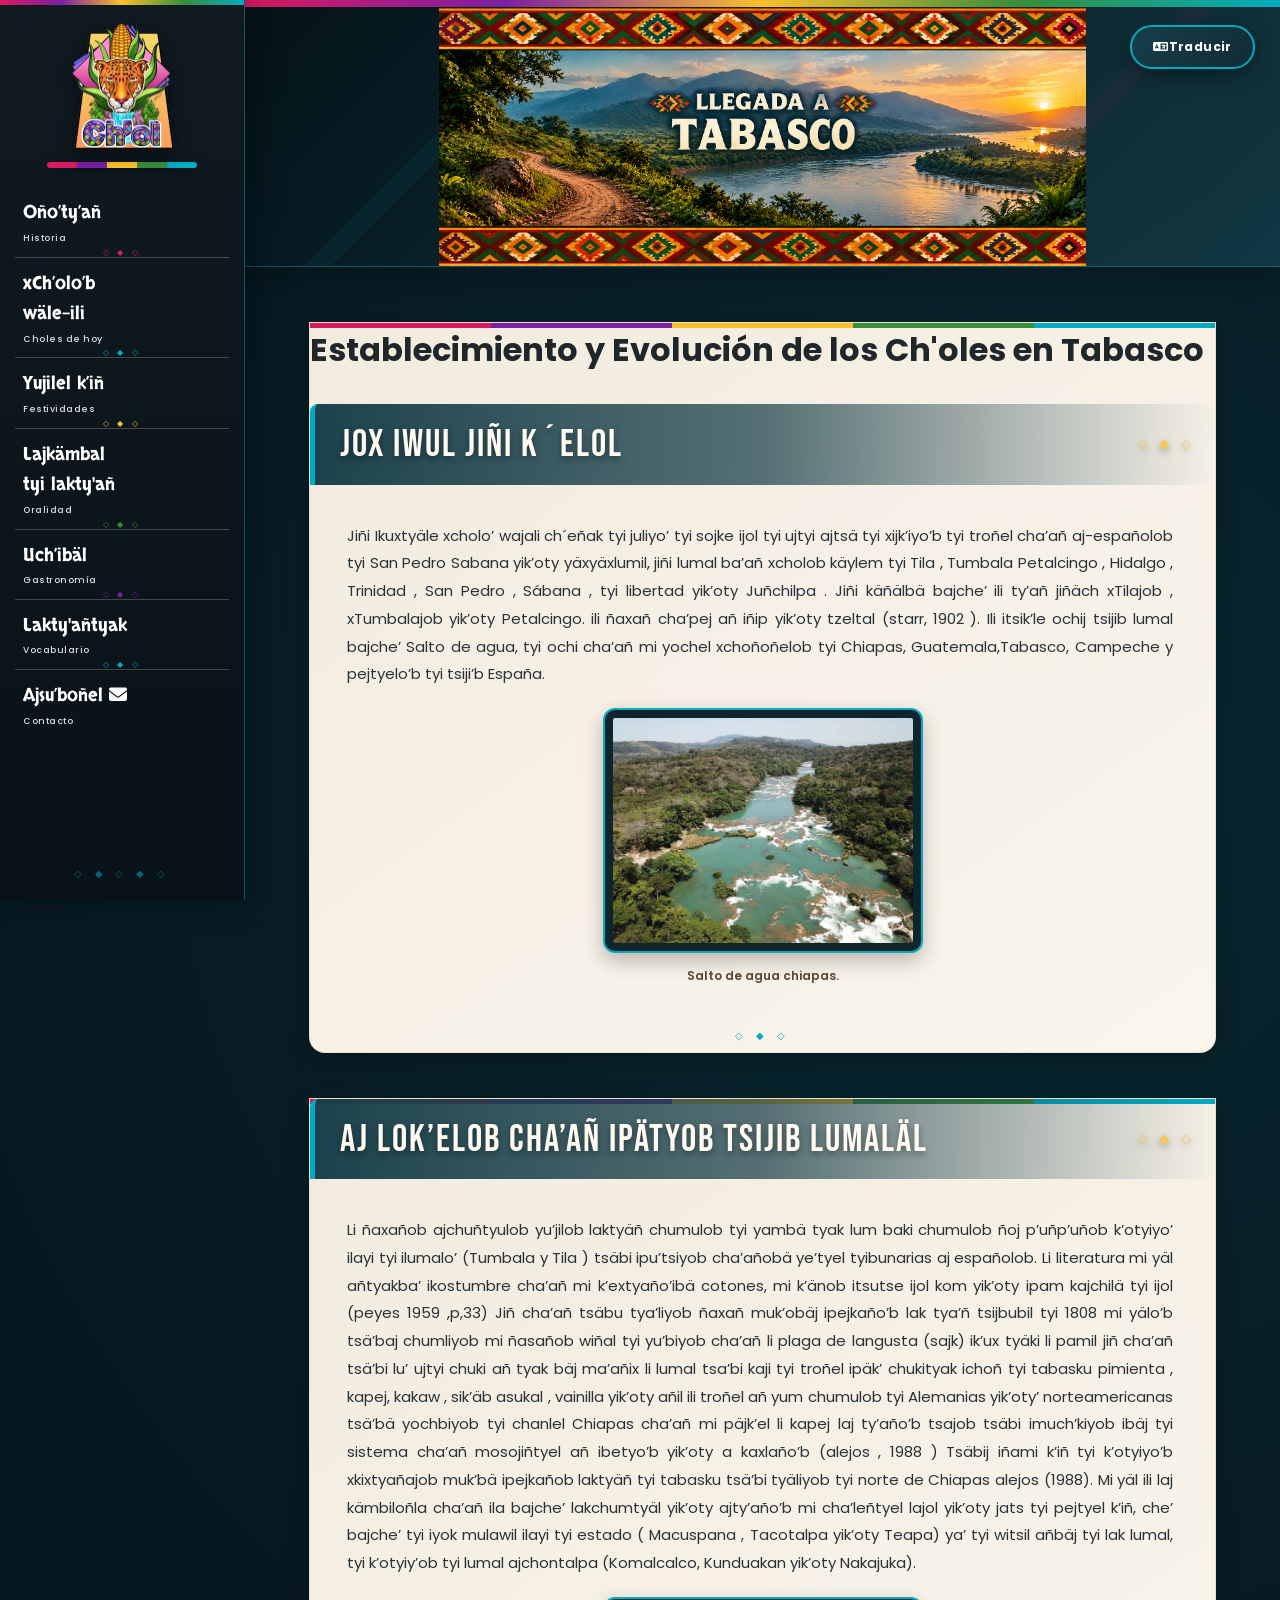
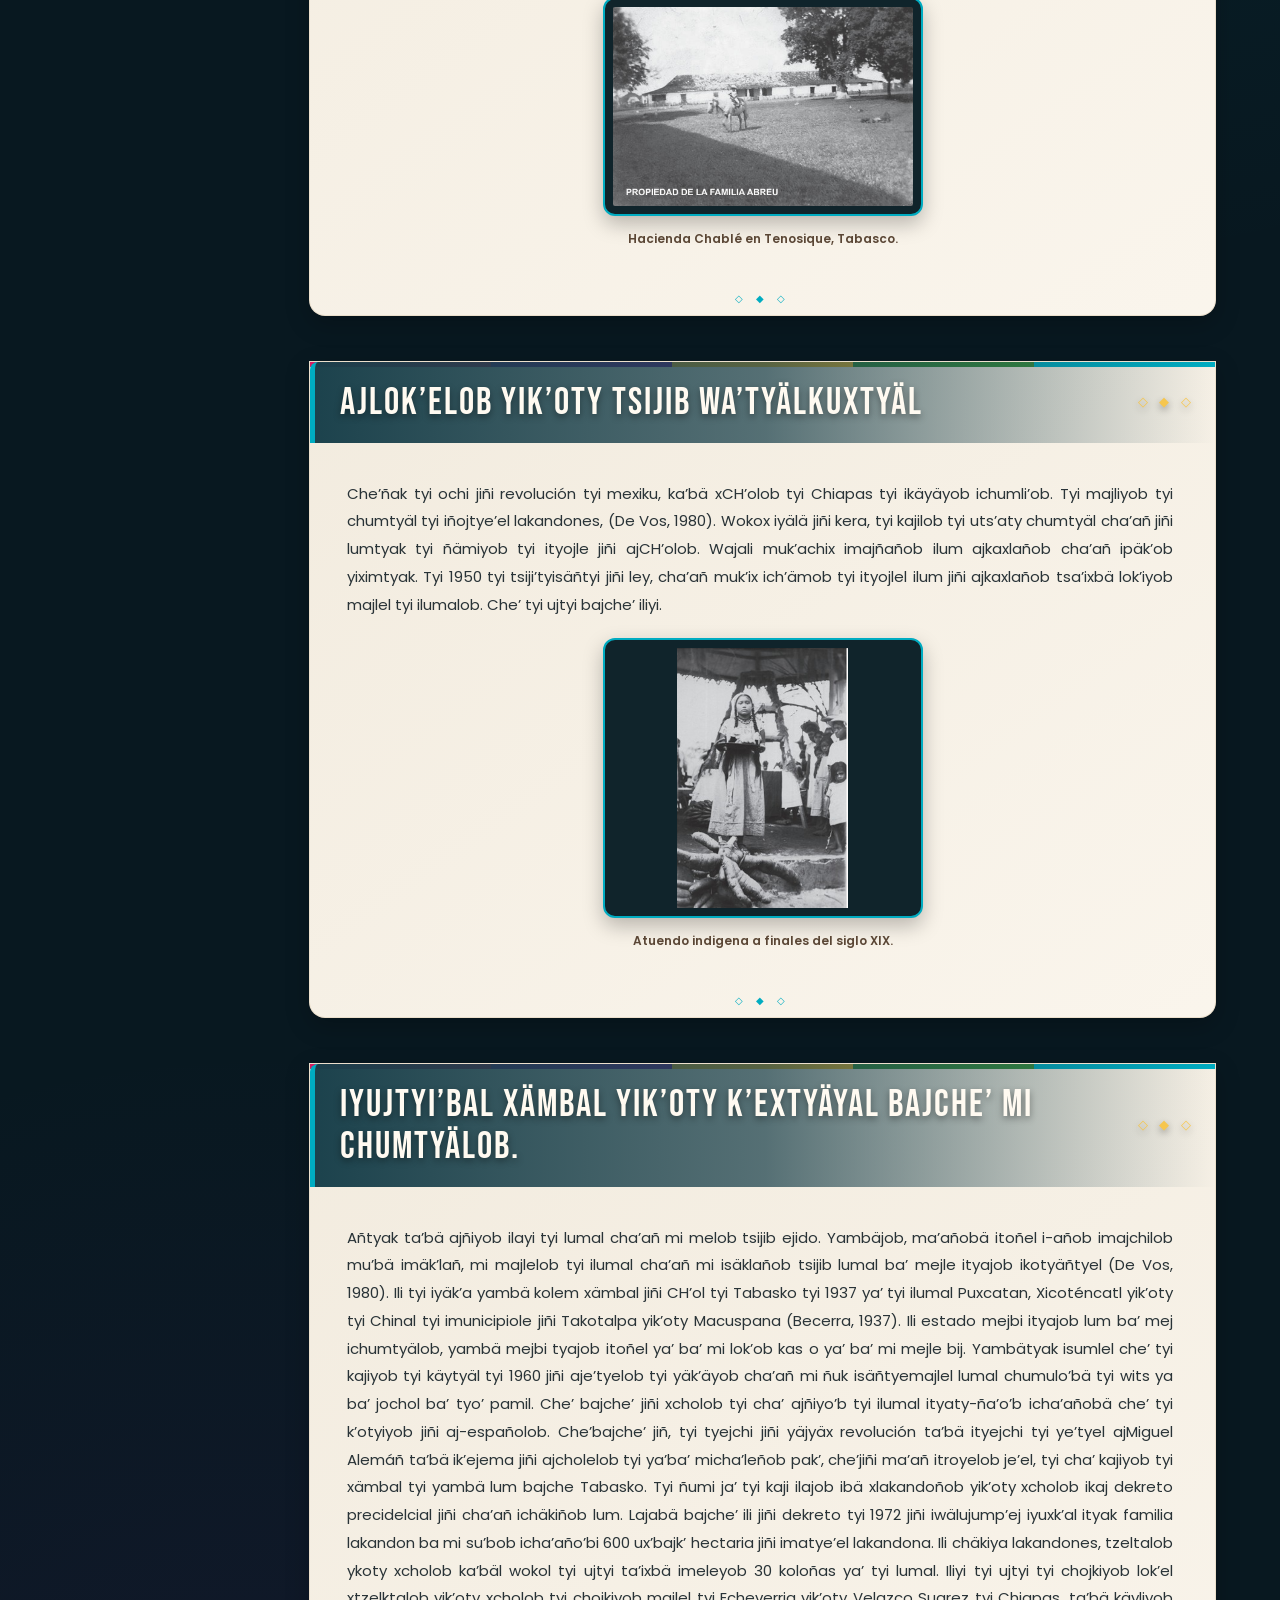
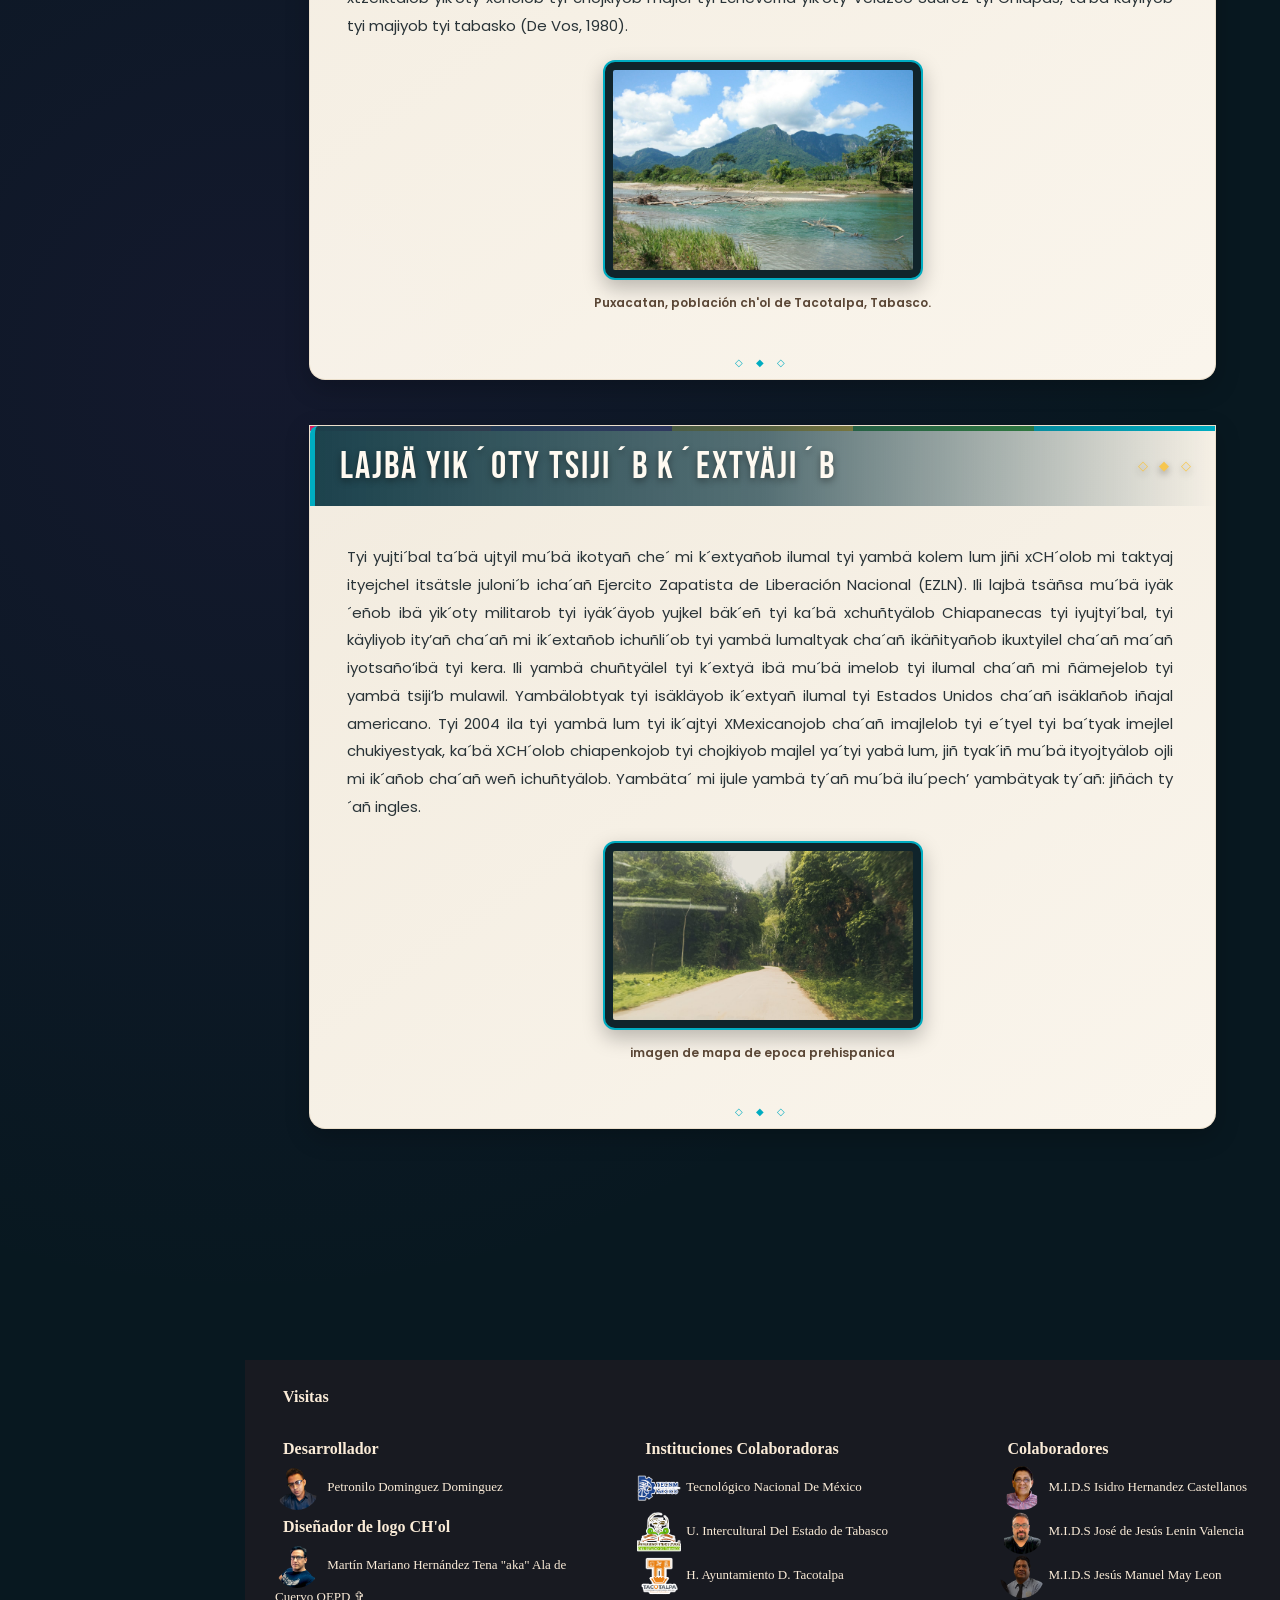
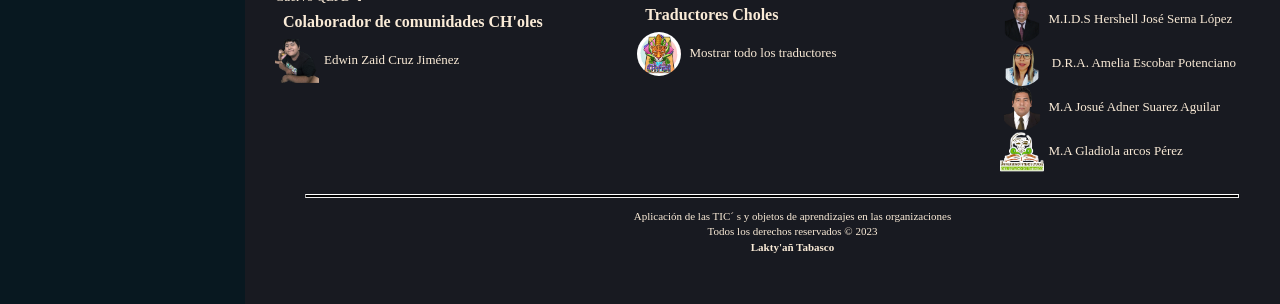
<file: secciones/llegadaatabasco.html>
<!DOCTYPE html>
<html lang="es">

<head>
    <meta charset="UTF-8" />
    <meta name="viewport" content="width=device-width, initial-scale=1.0" />

    <title>Identidad Lingüística Ch'ol</title>

    <link rel="stylesheet" href="../css/seccion.css">

    <link rel="stylesheet"
        href="https://cdnjs.cloudflare.com/ajax/libs/font-awesome/6.4.2/css/all.min.css">

</head>

<body>

    <!-- BOTÓN DEL MENÚ MÓVIL -->
    <button
        id="btnMenuMovil"
        class="btn-menu-movil"
        type="button"
        aria-label="Abrir menú"
        aria-expanded="false"
        aria-controls="menuPrincipal"
    >
        <i class="fas fa-bars" aria-hidden="true"></i>
    </button>

    <!-- FONDO OSCURO DEL MENÚ -->
    <div
        id="menuOverlay"
        class="menu-overlay"
        aria-hidden="true"
    ></div>

    <header class="header">

        <nav class="navbar" id="menuPrincipal">

            <div class="logo">
                <a href="../index.html">
                    <img src="../img/logo.webp" alt="Logo">
                </a>
            </div>

            <ul class="menu">

                <!-- HISTORIA -->
                <li class="submenu">
                    Oño’ty’añ
                    <br>
                    <h6>Historia</h6>

                    <ul class="submenu-content">

                        <li>
                            <a href="../secciones/epocaprehispanica.html">
                                Ijulelo’b ajmayajo’b
                                <h6>(Epóca prehispanica)</h6>
                            </a>
                        </li>

                        <li>
                            <a href="../secciones/nuevaespaña.html">
                                Tsiji’b España
                                <h6>(Nueva España)</h6>
                            </a>
                        </li>

                        <li>
                            <a href="../secciones/llegadaatabasco.html">
                                k’otyel tyi Tabasco
                                <h6>(Llegada a Tabasco)</h6>
                            </a>
                        </li>

                    </ul>
                </li>


                <!-- CHOLES DE HOY -->
                <li class="submenu">
                    xCh’olo’b
                    <br>
                    wäle-ili
                    <br>
                    <h6>Choles de hoy</h6>

                    <ul class="submenu-content">

                        <li>
                            <a href="../secciones/comunicacionytransporte.html">
                                lakñämi’b yik’oty lakxänwi’
                                <h6>(Comunicación y transporte)</h6>
                            </a>
                        </li>

                        <li>
                            <a href="../secciones/educacion.html">
                                Pästyä
                                <h6>(Educación)</h6>
                            </a>
                        </li>

                        <li>
                            <a href="../secciones/serviciospublicos.html">
                                Laktyemk’älbal
                                <h6>(Servicios públicos)</h6>
                            </a>
                        </li>

                        <li>
                            <a href="../secciones/procesosproductivos.html">
                                Chäbä yom p’ojlisätyel
                                <h6>(Procesos productivos)</h6>
                            </a>
                        </li>

                        <li>
                            <a href="../secciones/problemassociales.html">
                                Iwolel chumtyäl
                                <h6>(Problemas sociales)</h6>
                            </a>
                        </li>

                    </ul>
                </li>


                <!-- FESTIVIDADES -->
                <li class="submenu">
                    Yujilel k’iñ
                    <br>
                    <h6>Festividades</h6>

                    <ul class="submenu-content">

                        <li>
                            <a href="#">
                                2 de Febrero
                                <h5>(Dia de la Candelaria)</h5>
                            </a>
                        </li>

                        <li>
                            <a href="#">
                                Cambio de mayordomia
                                <h5>(3 de mayo,santa cruz)</h5>
                            </a>
                        </li>

                        <li>
                            <a href="#">
                                24 de mayo
                                <h5>(Dia de Maria Auxiliadora)</h5>
                            </a>
                        </li>

                        <li>
                            <a href="#">
                                1 y 2 de Novimbre
                                <h5>(Dia de los muertos)</h5>
                            </a>
                        </li>

                        <li>
                            <a href="#">
                                12 de Diciembre
                                <h5>(Virgen de Guadalupe)</h5>
                            </a>
                        </li>

                        <li>
                            <a href="#">
                                1 y 2 de Noviembre
                                <h5>(Dia de los muertos)</h5>
                            </a>
                        </li>

                    </ul>
                </li>


                <!-- ORALIDAD -->
                <li class="submenu">
                    Lajkämbal
                    <br>
                    tyi lakty'añ
                    <br>
                    <h6>Oralidad</h6>

                    <ul class="submenu-content">

                        <li>
                            <a href="../secciones/cuentos.html">
                                Lajkämbal tyi lakty'añ
                                <h5>(Narraciones orales)</h5>
                            </a>
                        </li>

                    </ul>

                </li>


                <!-- GASTRONOMÍA -->
                <li class="submenu">
                    Uch’ibäl
                    <br>
                    <h6>Gastronomía</h6>

                    <ul class="submenu-content">

                        <li>
                            <a href="gastronomia.html">
                                Uch’ibäl tyi ichajp ichajplel
                                <h6>(Platillos tipicos)</h6>
                            </a>
                        </li>

                    </ul>

                </li>


                <!-- VOCABULARIO -->
                <li class="submenu">
                    Lakty'añtyak
                    <br>
                    <h6>Vocabulario</h6>

                    <ul class="submenu-content">

                        <li>
                            <a href="#">
                                <i class="fab fa-youtube"
                                    style="color:#FF0000;"></i>
                                Registro
                            </a>
                        </li>

                    </ul>

                </li>


                <!-- CONTACTO -->
                <li class="submenu">
                    Ajsu’boñel
                    <i class="fas fa-envelope"></i>
                    <br>
                    <h6>Contacto</h6>

                    <ul class="submenu-content">

                        <li>
                            <a href="https://wa.me/529931353201?text=Hola%20estoy%20interesado%20en%20saber%20más"
                                target="_blank">

                                <i class="fab fa-whatsapp"
                                    style="color:#25D366;"></i>

                                WhatsApp

                            </a>
                        </li>

                        <li>
                            <a href="https://www.facebook.com/profile.php?id=61551605832940"
                                target="_blank">

                                <i class="fab fa-facebook"
                                    style="color:#1877F2;"></i>

                                Facebook

                            </a>
                        </li>

                        <li>
                            <a href="mailto:nuestralenguachol@gmail.com"
                                target="_blank">

                                <i class="fas fa-envelope"
                                    style="color:#AEEEEE;"></i>

                                Correo

                            </a>
                        </li>

                        <li>
                            <a href="https://www.youtube.com/channel/UCw1-uoYB_3AJOigaK3_pUdQ"
                                target="_blank">

                                <i class="fab fa-youtube"
                                    style="color:#FF0000;"></i>

                                YouTube

                            </a>
                        </li>

                    </ul>

                </li>

            </ul>

        </nav>


        <!-- =====================================================
             PORTADA / IMAGEN REPRESENTATIVA
             ===================================================== -->

        <div class="header-content container">

            <div class="header-text">

                <img
                    src="../img/llegadaatabasco.png"
                    alt="Llegada de los Ch'oles a Tabasco"
                    class="portada-seccion">

            </div>

        </div>

    </header>


    <main>

        <!-- =====================================================
             TEXTO EN CH'OL
             ===================================================== -->

        <div class="origen">

            <div class="parte espanol">

                <h1 id="establecimiento">
                    Establecimiento y Evolución de los Ch'oles en Tabasco
                </h1>

                <br>

                <h2>Jox iwul jiñi k´elol</h2>

                <div class="prueva">

                    <p>
                        Jiñi Ikuxtyäle xcholo’ wajali ch´eñak tyi juliyo’
                        tyi sojke ijol tyi ujtyi ajtsä tyi xijk’iyo’b tyi
                        troñel cha’añ aj-españolob tyi San Pedro Sabana
                        yik’oty yäxyäxlumil, jiñi lumal ba’añ xcholob käylem
                        tyi Tila , Tumbala Petalcingo , Hidalgo , Trinidad ,
                        San Pedro , Sábana , tyi libertad yik’oty Juñchilpa .
                        Jiñi käñälbä bajche’ ili ty’añ jiñäch xTilajob ,
                        xTumbalajob yik’oty Petalcingo. ili ñaxañ cha’pej añ
                        iñip yik’oty tzeltal (starr, 1902 ). Ili itsik’le
                        ochij tsijib lumal bajche’ Salto de agua, tyi ochi
                        cha’añ mi yochel xchoñoñelob tyi Chiapas,
                        Guatemala,Tabasco, Campeche y pejtyelo’b tyi
                        tsiji’b España.
                    </p>

                    <div class="img-container">

                        <img
                            src="../img/vidadespues.jpeg"
                            alt="Identidad Lingüística Ch'ol" />

                        <figcaption>
                            Salto de agua chiapas.
                        </figcaption>

                    </div>

                </div>

            </div>

        </div>


        <div class="origen">

            <div class="parte espanol">

                <h2>
                    Aj lok’elob cha’añ ipätyob tsijib lumaläl
                </h2>

                <div class="prueva">

                    <p>
                        Li ñaxañob ajchuñtyulob yu’jilob laktyäñ chumulob
                        tyi yambä tyak lum baki chumulob ñoj p’uñp’uñob
                        k’otyiyo’ ilayi tyi ilumalo’ (Tumbala y Tila )
                        tsäbi ipu’tsiyob cha’añobä ye’tyel tyibunarias aj
                        españolob.

                        Li literatura mi yäl añtyakba’ ikostumbre cha’añ
                        mi k’extyaño’ibä cotones, mi k’änob itsutse ijol
                        kom yik’oty ipam kajchilä tyi ijol (peyes 1959
                        ,p,33)

                        Jiñ cha’añ tsäbu tya’liyob ñaxañ muk’obäj
                        ipejkaño’b lak tya’ñ tsijbubil tyi 1808 mi yälo’b
                        tsä’baj chumliyob mi ñasañob wiñal tyi yu’biyob
                        cha’añ li plaga de langusta (sajk) ik’ux tyäki
                        li pamil jiñ cha’añ tsä’bi lu’ ujtyi chuki añ tyak
                        bäj ma’añix li lumal tsa’bi kaji tyi troñel
                        ipäk’ chukityak ichoñ tyi tabasku pimienta , kapej,
                        kakaw , sik’äb asukal , vainilla yik’oty añil ili
                        troñel añ yum chumulob tyi Alemanias yik’oty’
                        norteamericanas tsä’bä yochbiyob tyi chanlel
                        Chiapas cha’añ mi päjk’el li kapej laj ty’año’b
                        tsajob tsäbi imuch’kiyob ibäj tyi sistema cha’añ
                        mosojiñtyel añ ibetyo’b yik’oty a kaxlaño’b
                        (alejos , 1988 )

                        Tsäbij iñami k’iñ tyi k’otyiyo’b xkixtyañajob
                        muk’bä ipejkañob laktyäñ tyi tabasku tsä’bi
                        tyäliyob tyi norte de Chiapas alejos (1988).
                        Mi yäl ili laj kämbiloñla cha’añ ila bajche’
                        lakchumtyäl yik’oty ajty’año’b mi cha’leñtyel
                        lajol yik’oty jats tyi pejtyel k’iñ, che’ bajche’
                        tyi iyok mulawil ilayi tyi estado ( Macuspana ,
                        Tacotalpa yik’oty Teapa) ya’ tyi witsil añbäj tyi
                        lak lumal, tyi k’otyiy’ob tyi lumal ajchontalpa
                        (Komalcalco, Kunduakan yik’oty Nakajuka).
                    </p>

                    <div class="img-container">

                        <img
                            src="../img/migraciones.jpeg"
                            alt="Identidad Lingüística Ch'ol" />

                        <figcaption>
                            Hacienda Chablé en Tenosique, Tabasco.
                        </figcaption>

                    </div>

                </div>

            </div>

        </div>


        <div class="origen">

            <div class="parte espanol">

                <h2>
                    Ajlok’elob yik’oty tsijib wa’tyälkuxtyäl
                </h2>

                <div class="prueva">

                    <p>
                        Che’ñak tyi ochi jiñi revolución tyi mexiku, ka’bä
                        xCH’olob tyi Chiapas tyi ikäyäyob ichumli’ob. Tyi
                        majliyob tyi chumtyäl tyi iñojtye’el lakandones,
                        (De Vos, 1980). Wokox iyälä jiñi kera, tyi kajilob
                        tyi uts’aty chumtyäl cha’añ jiñi lumtyak tyi ñämiyob
                        tyi ityojle jiñi ajCH’olob. Wajali muk’achix
                        imajñañob ilum ajkaxlañob cha’añ ipäk’ob yiximtyak.

                        Tyi 1950 tyi tsiji’tyisäñtyi jiñi ley, cha’añ
                        muk’ix ich’ämob tyi ityojlel ilum jiñi ajkaxlañob
                        tsa’ixbä lok’iyob majlel tyi ilumalob. Che’ tyi ujtyi
                        bajche’ iliyi.
                    </p>

                    <div class="img-container">

                        <img
                            src="../img/desplazamiento.jpeg"
                            alt="Identidad Lingüística Ch'ol" />

                        <figcaption>
                            Atuendo indigena a finales del siglo XIX.
                        </figcaption>

                    </div>

                </div>

            </div>

        </div>


        <div class="origen">

            <div class="parte espanol">

                <h2>
                    Iyujtyi’bal xämbal yik’oty k’extyäyal bajche’ mi
                    chumtyälob.
                </h2>

                <div class="prueva">

                    <p>
                        Añtyak ta’bä ajñiyob ilayi tyi lumal cha’añ mi
                        melob tsijib ejido. Yambäjob, ma’añobä itoñel
                        i-añob imajchilob mu’bä imäk’lañ, mi majlelob tyi
                        ilumal cha’añ mi isäklañob tsijib lumal ba’ mejle
                        ityajob ikotyäñtyel (De Vos, 1980). Ili tyi iyäk’a
                        yambä kolem xämbal jiñi CH’ol tyi Tabasko tyi 1937
                        ya’ tyi ilumal Puxcatan, Xicoténcatl yik’oty tyi
                        Chinal tyi imunicipiole jiñi Takotalpa yik’oty
                        Macuspana (Becerra, 1937). Ili estado mejbi ityajob
                        lum ba’ mej ichumtyälob, yambä mejbi tyajob itoñel
                        ya’ ba’ mi lok’ob kas o ya’ ba’ mi mejle bij.
                        Yambätyak isumlel che’ tyi kajiyob tyi käytyäl tyi
                        1960 jiñi aje’tyelob tyi yäk’äyob cha’añ mi ñuk
                        isäñtyemajlel lumal chumulo’bä tyi wits ya ba’
                        jochol ba’ tyo’ pamil. Che’ bajche’ jiñi xcholob
                        tyi cha’ ajñiyo’b tyi ilumal ityaty-ña’o’b
                        icha’añobä che’ tyi k’otyiyob jiñi aj-españolob.
                        Che’bajche’ jiñ, tyi tyejchi jiñi yäjyäx revolución
                        ta’bä ityejchi tyi ye’tyel ajMiguel Alemáñ ta’bä
                        ik’ejema jiñi ajcholelob tyi ya’ba’ micha’leñob
                        pak’, che’jiñi ma’añ itroyelob je’el, tyi cha’ kajiyob
                        tyi xämbal tyi yambä lum bajche Tabasko. Tyi ñumi
                        ja’ tyi kaji ilajob ibä xlakandoñob yik’oty xcholob
                        ikaj dekreto precidelcial jiñi cha’añ ichäkiñob lum.
                        Lajabä bajche’ ili jiñi dekreto tyi 1972 jiñi
                        iwälujump’ej iyuxk’al ityak familia lakandon ba mi
                        su’bob icha’año’bi 600 ux’bajk’ hectaria jiñi
                        imatye’el lakandona. Ili chäkiya lakandones, tzeltalob
                        ykoty xcholob ka’bäl wokol tyi ujtyi ta’ixbä
                        imeleyob 30 koloñas ya’ tyi lumal. Iliyi tyi ujtyi
                        tyi chojkiyob lok’el xtzelktalob yik’oty xcholob
                        tyi chojkiyob majlel tyi Echeverria yik’oty Velazco
                        Suarez tyi Chiapas, ta’bä käyliyob tyi majiyob tyi
                        tabasko (De Vos, 1980).
                    </p>

                    <div class="img-container">

                        <img
                            src="../img/ultimasmigraciones.jpeg"
                            alt="Identidad Lingüística Ch'ol" />

                        <figcaption>
                            Puxacatan, población ch'ol de Tacotalpa, Tabasco.
                        </figcaption>

                    </div>

                </div>

            </div>

        </div>


        <div class="origen">

            <div class="parte espanol">

                <h2>
                    Lajbä yik´oty tsiji´b k´extyäji´b
                </h2>

                <div class="prueva">

                    <p>
                        Tyi yujti´bal ta´bä ujtyil mu´bä ikotyañ che´ mi
                        k´extyañob ilumal tyi yambä kolem lum jiñi
                        xCH´olob mi taktyaj ityejchel itsätsle juloni´b
                        icha´añ Ejercito Zapatista de Liberación Nacional
                        (EZLN). Ili lajbä tsäñsa mu´bä iyäk´eñob ibä
                        yik´oty militarob tyi iyäk´äyob yujkel bäk´eñ tyi
                        ka´bä xchuñtyälob Chiapanecas tyi iyujtyi´bal,
                        tyi käyliyob ity’añ cha´añ mi ik´extañob
                        ichuñli´ob tyi yambä lumaltyak cha´añ ikäñityañob
                        ikuxtyilel cha´añ ma´añ iyotsaño’ibä tyi kera.
                        Ili yambä chuñtyälel tyi k´extyä ibä mu´bä imelob
                        tyi ilumal cha´añ mi ñämejelob tyi yambä tsiji’b
                        mulawil. Yambälobtyak tyi isäkläyob ik´extyañ
                        ilumal tyi Estados Unidos cha´añ isäklañob iñajal
                        americano. Tyi 2004 ila tyi yambä lum tyi ik´ajtyi
                        XMexicanojob cha´añ imajlelob tyi e´tyel tyi
                        ba´tyak imejlel chukiyestyak, ka´bä XCH´olob
                        chiapenkojob tyi chojkiyob majlel ya´tyi yabä lum,
                        jiñ tyak´iñ mu´bä ityojtyälob ojli mi ik´añob
                        cha´añ weñ ichuñtyälob. Yambäta´ mi ijule yambä
                        ty´añ mu´bä ilu´pech’ yambätyak ty´añ: jiñäch
                        ty´añ ingles.
                    </p>

                    <div class="img-container">

                        <img
                            src="../img/transporte.jpg"
                            alt="Identidad Lingüística Ch'ol" />

                        <figcaption>
                            imagen de mapa de epoca prehispanica
                        </figcaption>

                    </div>

                </div>

            </div>

        </div>


        <!-- =====================================================
             CONTENIDO EN ESPAÑOL
             ===================================================== -->

        <div class="origen">

            <div class="parte chol1">

                <h1 id="establecimiento">
                    Establecimiento y Evolución de los Ch'oles en Tabasco
                </h1>

                <br>

                <h2>Vida Después de la Conquista</h2>

                <div class="prueva">

                    <p>
                        La vida de los ch’oles después de la conquista se
                        desarrolló en un contexto de esclavitud y sumisión,
                        como fuerza disponible para todo tipo de trabajo en
                        las encomiendas españolas de Chilón, San Pedro Sabana
                        y Yuyuxlumil. Las principales poblaciones ch’oles la
                        constituían Tila, Tumbalá, Petalcingo, Hidalgo,
                        Trinidad, San Pedro Sabana, La libertad y Junchilpa.
                        Entre ellos se reconocía como principales dialectos al
                        de Tila, Tumbalá y Petalcingo. Los dos primeros con
                        amplia influencia del tzeltal (Starr, 1902). A esta
                        lista se anexó una nueva población, Salto de agua,
                        establecida para facilitar el comercio entre Chiapas,
                        Guatemala, Tabasco, Campeche y el resto de la nueva
                        España.
                    </p>

                    <div class="img-container">

                        <img
                            src="../img/vidadespues.jpeg"
                            alt="Identidad Lingüística Ch'ol" />

                        <figcaption>
                            Salto de agua chiapas.
                        </figcaption>

                    </div>

                </div>

            </div>

        </div>


        <div class="origen">

            <div class="parte chol1">

                <h2>Migraciones y Nuevos Territorios</h2>

                <div class="prueva">

                    <p>
                        Los primeros fundadores fueron ch’oles que vivían
                        dispersos y cuya condición era muy pobre. Llegaron a
                        este lugar debido a la hambruna que se enfrentaba en
                        sus lugares de origen (Tumbalá y Tila) y porque huían
                        de las cargas tributarias de los españoles. La
                        literatura menciona que tenían la costumbre de vestir
                        cotones, de usar el cabello muy corto con una especie
                        de fleco en la frente y paños en la cabeza
                        (Reyes 1959, p. 53).

                        De estos lugares provino la primera migración ch’ol
                        documentada cerca de 1808. Se dice que llegaron en
                        busca de alimento debido a que en sus tierras se
                        enfrentaba un terrible período de hambruna causada
                        por una plaga de langostas y una espantosa sequía que
                        terminó por destruir lo poco que les quedaba. Sin
                        tierras, no les quedó más salida que emplearse en las
                        fincas destinadas al cultivo y comercio de Tabaco,
                        madera, pimienta, café, cacao, caña de azúcar,
                        vainilla y añil. Estas actividades estaban a cargo
                        de empresas alemanas y norteamericanas que
                        incursionaron a los Altos de Chiapas para fundar
                        plantaciones de café. Los ch’oles, entonces, se
                        incorporaron a un sistema de peonaje por deuda donde
                        los kaxlanes explotaron y sometieron a estas
                        poblaciones (Alejos, 1988).

                        Debido a esto, años después se registraron un mayor
                        número de migraciones ch’oles a Tabasco de grupos
                        provenientes del norte de Chiapas. Alejos (1988)
                        menciona que es un referente primordial de identidad
                        de esta cultura con quien el indígena ha mantenido
                        las relaciones más intensas y conflictivas a lo largo
                        del tiempo. a lo largo del sur del estado (Macuspana,
                        Tacotalpa y Teapa), en la zona montañosa de la región,
                        y llegaron hasta el territorio de la Chontalpa
                        (Comalcalco, Cunduacán y Nacajuca).
                    </p>

                    <div class="img-container">

                        <img
                            src="../img/migraciones.jpeg"
                            alt="Identidad Lingüística Ch'ol" />

                        <figcaption>
                            Hacienda Chablé en Tenosique, Tabasco.
                        </figcaption>

                    </div>

                </div>

            </div>

        </div>


        <div class="origen">

            <div class="parte chol1">

                <h2>Desplazamientos y Cambios</h2>

                <div class="prueva">

                    <p>
                        Con la gesta de la Revolución Mexicana, muchos de los
                        ch’oles chiapanecos dejaron sus lugares de origen
                        debido a la inseguridad que reinaba en el campo y se
                        introdujeron a la selva lacandona para habitar en
                        ella (De Vos, 1980). Al triunfar la Revolución
                        Mexicana, se inauguró una nueva era para las
                        poblaciones indígenas que posibilitaron tomar el
                        control de las fincas que los habían sometido por
                        tanto tiempo para convertirlas en ejidos que les
                        sirvieran como espacios de vivienda y trabajo.

                        Esto fue posible porque a nivel mundial se enfrentó
                        una crisis económica que obligó a las compañías
                        extranjeras a retirarse y dejar las fincas
                        abandonadas. Esto facilitó, en gran parte, la gesta
                        de la Reforma Agraria y las tierras abandonadas
                        pasaron a manos de los ch’oles. Al inicio solo
                        fungían como tierras prestadas para la siembra del
                        maíz hasta 1950, fecha en que las empresas las
                        liberan y quedan completamente en propiedad de esta
                        población.
                    </p>

                    <div class="img-container">

                        <img
                            src="../img/desplazamiento.jpeg"
                            alt="Identidad Lingüística Ch'ol" />

                        <figcaption>
                            Atuendo indigena a finales del siglo XIX.
                        </figcaption>

                    </div>

                </div>

            </div>

        </div>


        <div class="origen">

            <div class="parte chol1">

                <h2>Últimas Migraciones y Cambios Culturales</h2>

                <div class="prueva">

                    <p>
                        Algunos ocuparon estos territorios para conformar
                        nuevos ejidos. Otros, al verse sin trabajo y con una
                        familia que mantener, deciden alejarse de sus
                        poblaciones para introducirse a nuevas tierras que
                        les proveyeran de sustento (De Vos, 1980). Este factor
                        produjo otra gran migración de ch’ol a Tabasco en
                        1937 hacia poblaciones como Puxcatan, Xicoténcatl y
                        El Chinal en los municipios de Tacotalpa y Macuspana
                        (Becerra, 1937).

                        Por un lado, el estado les permitía hacerse de nuevas
                        tierras para vivir, mientras que por otra les daba
                        la oportunidad de trabajar en las recientes empresas
                        petroleras o en aquellos oficios derivados de la
                        construcción de carreteras. Otro de los procesos de
                        asentamiento ch’ol tuvo lugar en 1960 cuando el
                        gobierno federal autorizó la expansión de las
                        poblaciones que habitaban las tierras altas hacia
                        espacios desocupados ubicados en las áreas bajas de
                        selva.

                        De esta forma los ch’oles recuperaron el territorio
                        que sus ancestros habían ocupado antes de la llegada
                        de los españoles. Colateralmente, se presenta la
                        denominada Revolución Verde promovida por el gobierno
                        de Miguel Alemán que provocó el desplazamiento de los
                        campesinos de los campos de cultivo y, por ende, su
                        desempleo. Nuevamente tuvieron que migrar a otras
                        tierras entre las que se encontraba Tabasco.

                        Unos años después surge un enfrentamiento entre
                        lacandones y ch’oles debido a la emisión de decretos
                        presidenciales para colonizar las tierras. Un ejemplo
                        de esto fue el decreto de 1972 hacia sesenta y seis
                        jefes de familia lacandones donde se les declaraba
                        dueños legítimos de más de 600 mil hectáreas de la
                        selva lacandona. Las consecuencias fueron graves
                        enfrentamientos entre los lacandones tzeltales y
                        ch’oles quienes ya habían establecido más de 30
                        colonias dentro de esta zona. El resultado fue que
                        los tzeltales y ch’oles fueron desalojados y
                        reubicados en la frontera de Echeverría y Velazco
                        Suárez, en Chiapas. Los que quedaron, se dirigieron
                        hacia Tabasco (De Vos, 1980).
                    </p>

                    <div class="img-container">

                        <img
                            src="../img/ultimasmigraciones.jpeg"
                            alt="Identidad Lingüística Ch'ol" />

                        <figcaption>
                            Puxacatan, población ch'ol de Tacotalpa, Tabasco.
                        </figcaption>

                    </div>

                </div>

            </div>

        </div>


        <div class="origen">

            <div class="parte chol1">

                <h2>Desafíos y Cambios Modernos</h2>

                <div class="prueva">

                    <p>
                        Dentro de los últimos sucesos que favorecieron la
                        migración de ch’oles a otros estados, se encuentra
                        el levantamiento armado del Ejército Zapatista de
                        Liberación Nacional (EZLN). Los enfrentamientos
                        sangrientos que se daban entre estos y los militares
                        hicieron temblar la seguridad de muchas familias
                        chiapanecas que, finalmente, decidieron mudarse a
                        otras zonas para resguardar sus vidas o para evitar
                        ser involucrados.

                        Este cambio de vida implicó también un cambio total
                        de sus hábitos y costumbres para adaptarse a su nueva
                        realidad. También hubo quienes buscaron emigrar a
                        Estados Unidos en busca del sueño americano. En 2004,
                        dicho país solicitó mexicanos para trabajar en sus
                        maquiladoras y muchos ch’oles chiapanecos fueron
                        enviados a este país. Con el dinero que ganaban se
                        hacían de algunas posesiones que les permitían vivir
                        dignamente. Nuevamente la lengua y las costumbres
                        vuelven a ser desplazadas por una cultura dominante:
                        la del inglés.
                    </p>

                    <div class="img-container">

                        <img
                            src="../img/transporte.jpg"
                            alt="Identidad Lingüística Ch'ol" />

                        <figcaption>
                            imagen de mapa de epoca prehispanica
                        </figcaption>

                    </div>

                </div>

            </div>

        </div>


        <!-- =====================================================
             BOTÓN DE TRADUCCIÓN
             ===================================================== -->

        <button id="cambiarVista">
            <i class="fas fa-language"></i>
            Traducir
        </button>

        <script src="../traducir.js"></script>


        <!-- =====================================================
             BOTÓN IR ARRIBA
             ===================================================== -->

        <button id="btnTop" class="hidden">
            <i class="fas fa-chevron-up"></i>
        </button>

        <script src="../arriba.js"></script>

    </main>


    <!-- =========================================================
         FOOTER
         ========================================================= -->

    <iframe src="../footer.html"></iframe>

    <!-- SCRIPT DEL MENÚ MÓVIL -->
    <script>
    document.addEventListener("DOMContentLoaded", function () {

        const botonMenu = document.getElementById("btnMenuMovil");
        const menuOverlay = document.getElementById("menuOverlay");
        const navbarMovil = document.getElementById("menuPrincipal");

        if (!botonMenu || !menuOverlay || !navbarMovil) {
            return;
        }

        const iconoMenu = botonMenu.querySelector("i");

        function abrirMenu() {
            document.body.classList.add("menu-abierto");

            botonMenu.setAttribute("aria-expanded", "true");
            botonMenu.setAttribute("aria-label", "Cerrar menú");
            menuOverlay.setAttribute("aria-hidden", "false");

            iconoMenu.classList.remove("fa-bars");
            iconoMenu.classList.add("fa-xmark");
        }

        function cerrarMenu() {
            document.body.classList.remove("menu-abierto");

            botonMenu.setAttribute("aria-expanded", "false");
            botonMenu.setAttribute("aria-label", "Abrir menú");
            menuOverlay.setAttribute("aria-hidden", "true");

            iconoMenu.classList.remove("fa-xmark");
            iconoMenu.classList.add("fa-bars");

            navbarMovil.querySelectorAll(".submenu.abierto")
                .forEach(function (submenu) {
                    submenu.classList.remove("abierto");
                });
        }

        botonMenu.addEventListener("click", function () {
            if (document.body.classList.contains("menu-abierto")) {
                cerrarMenu();
            } else {
                abrirMenu();
            }
        });

        menuOverlay.addEventListener("click", cerrarMenu);

        navbarMovil.addEventListener("click", function (evento) {

            const enlace = evento.target.closest("a");

            if (enlace) {
                cerrarMenu();
                return;
            }

            const submenu = evento.target.closest("li.submenu");

            if (
                submenu &&
                submenu.parentElement.classList.contains("menu") &&
                window.innerWidth <= 767
            ) {
                evento.stopPropagation();
                submenu.classList.toggle("abierto");
            }
        });

        document.addEventListener("keydown", function (evento) {
            if (evento.key === "Escape") {
                cerrarMenu();
            }
        });

        window.addEventListener("resize", function () {
            if (window.innerWidth > 767) {
                cerrarMenu();
            }
        });

    });
    </script>

</body>

</html>
</file>
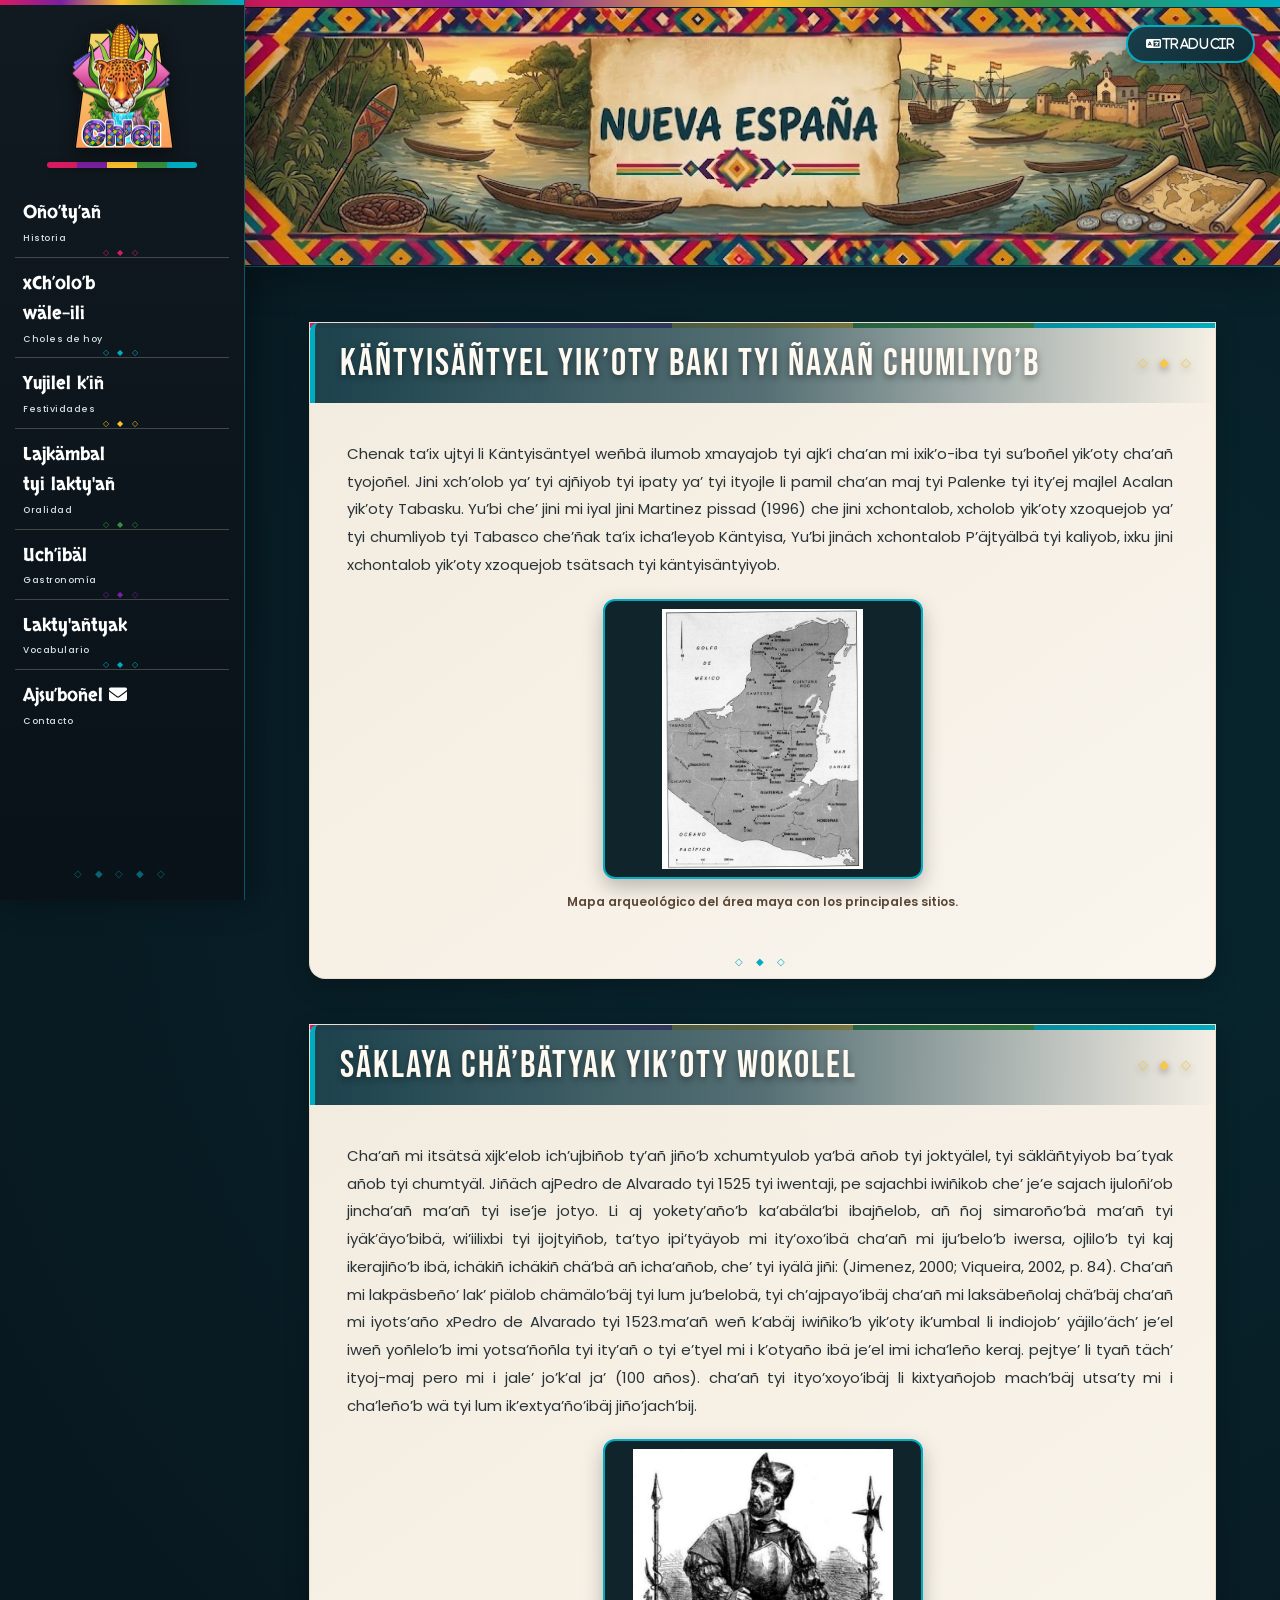
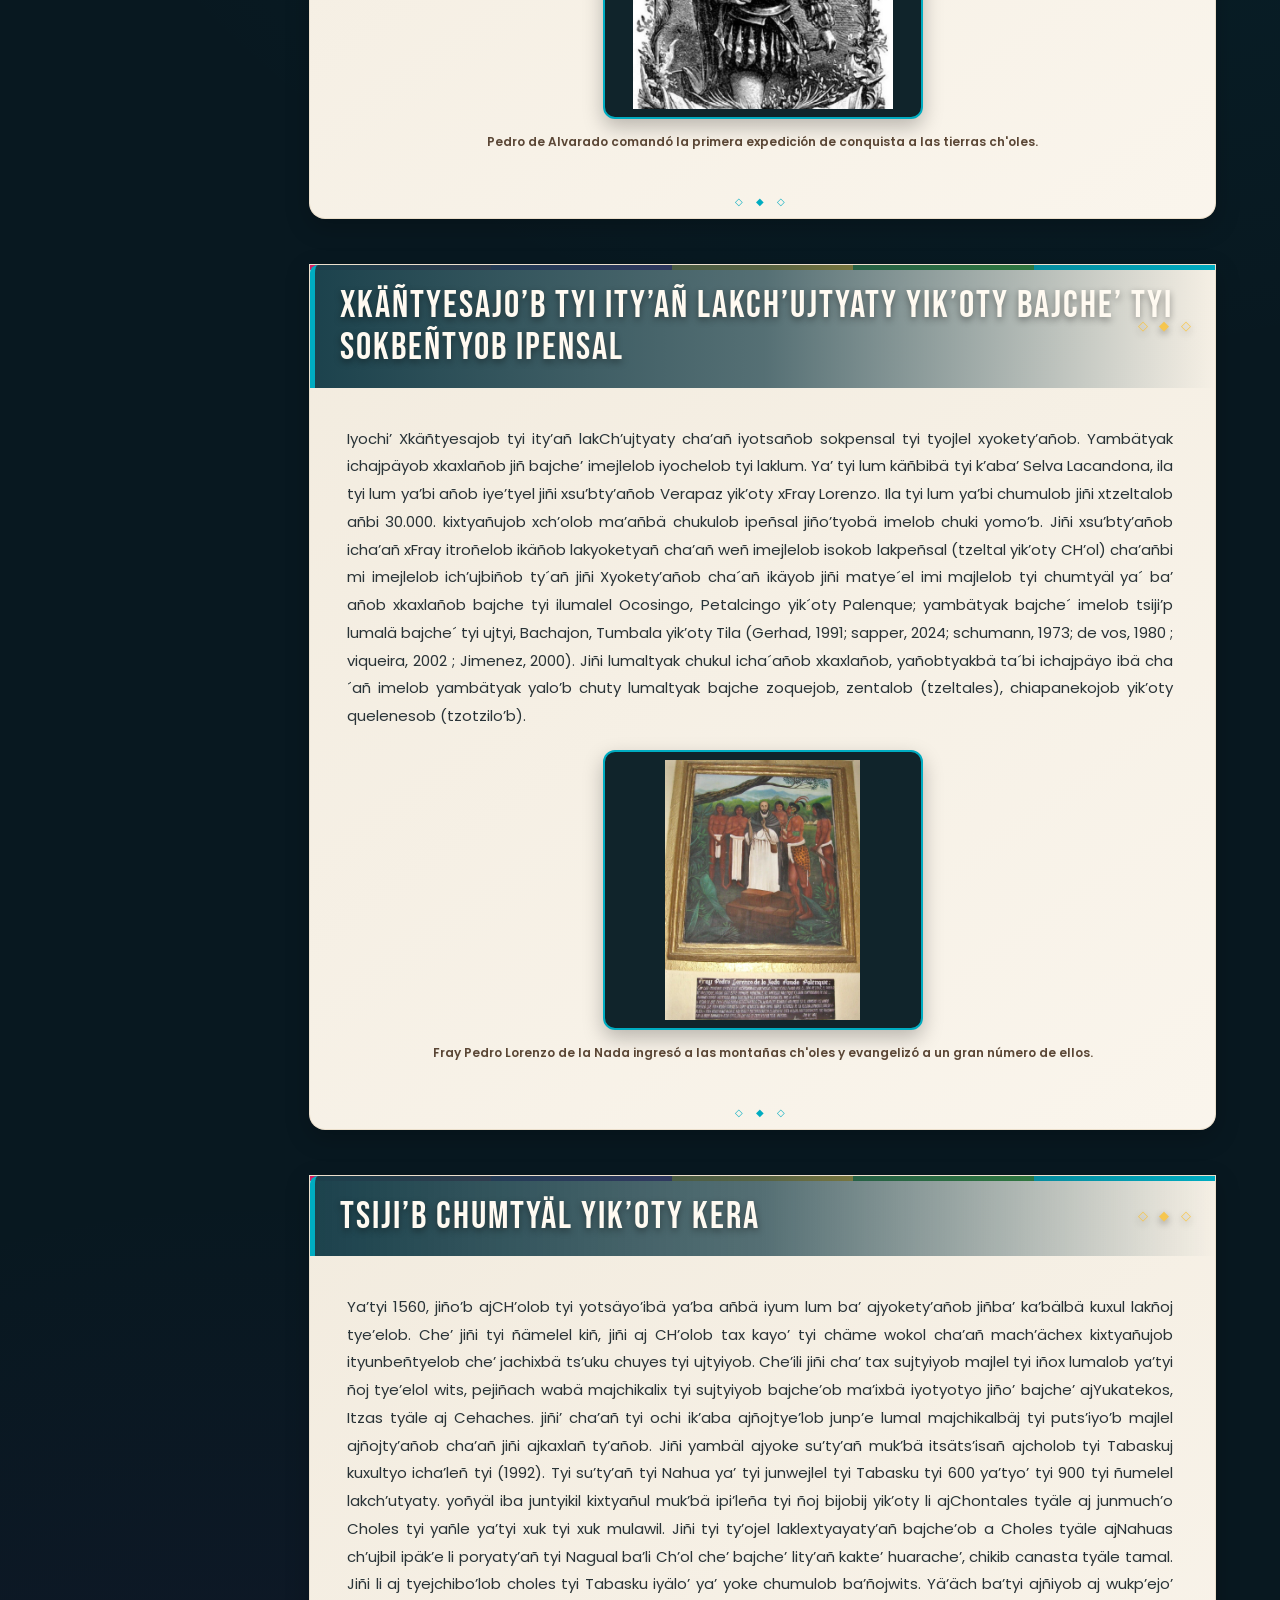
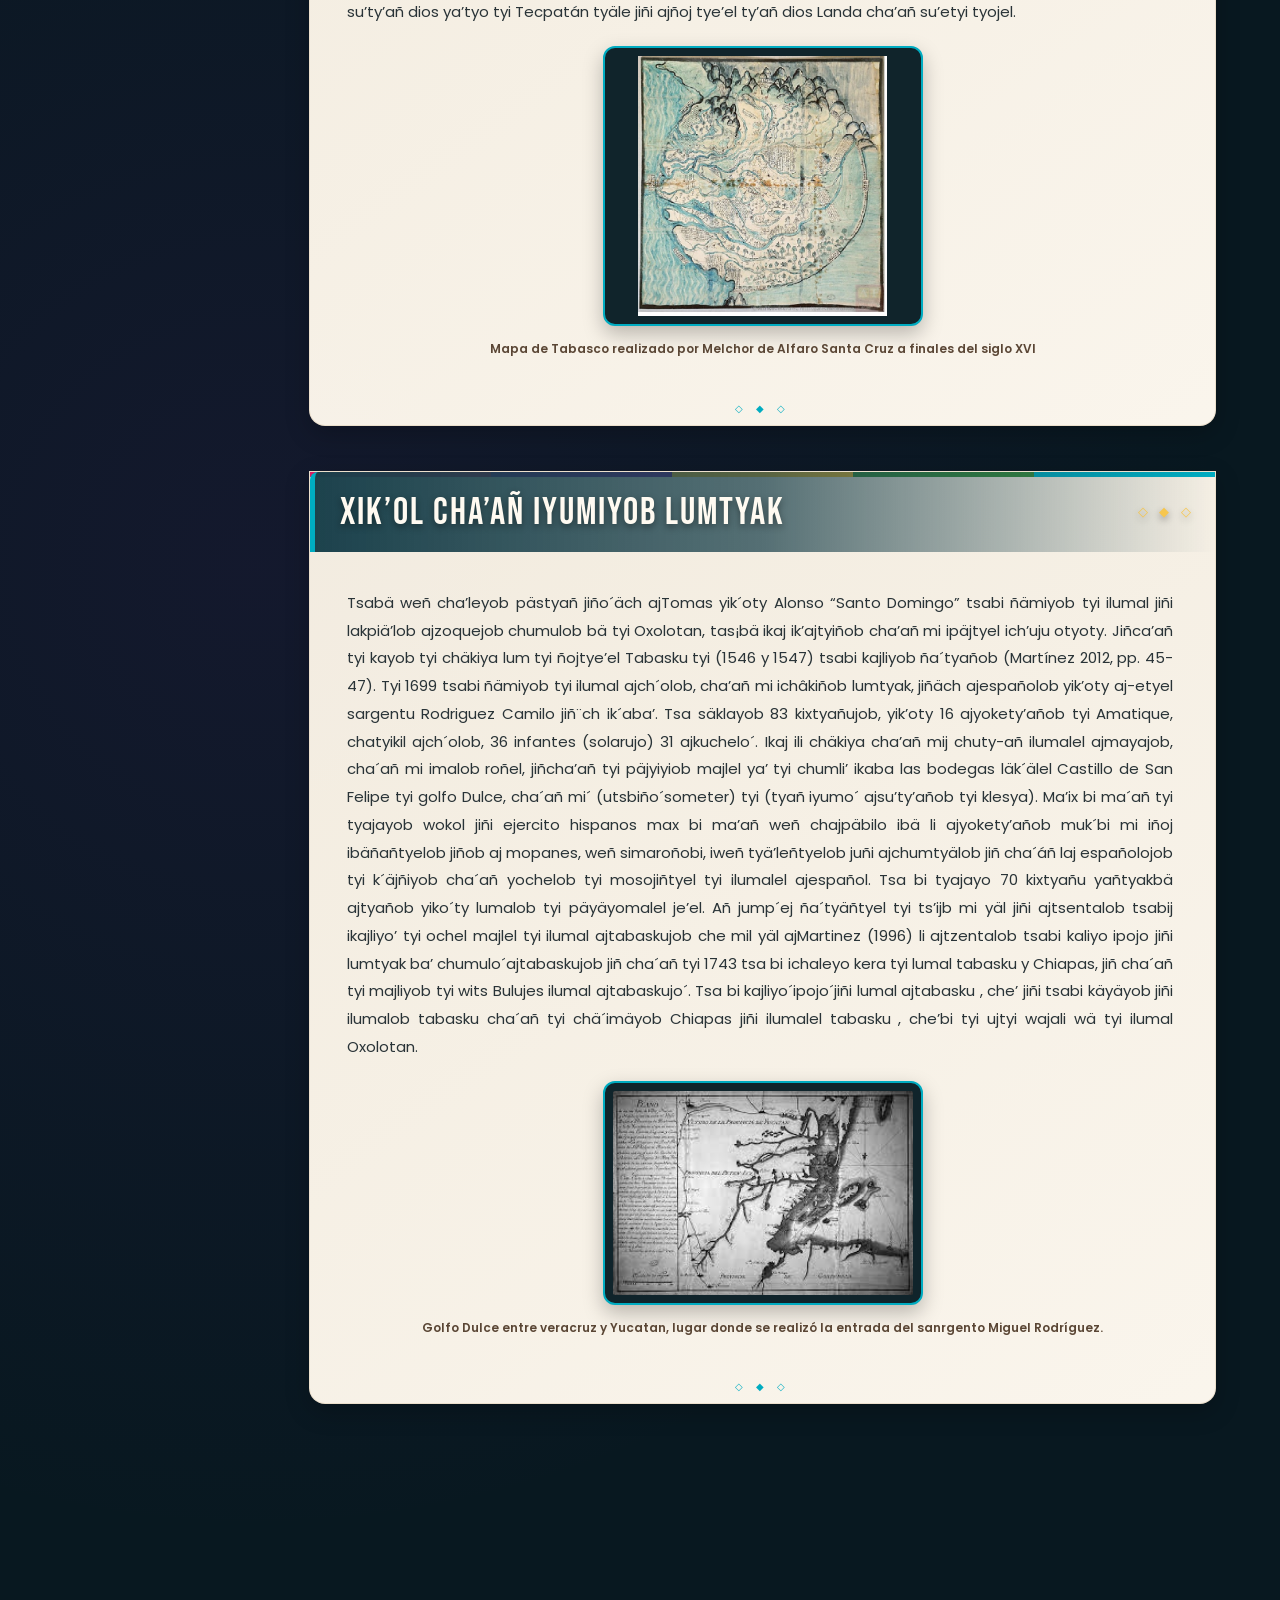
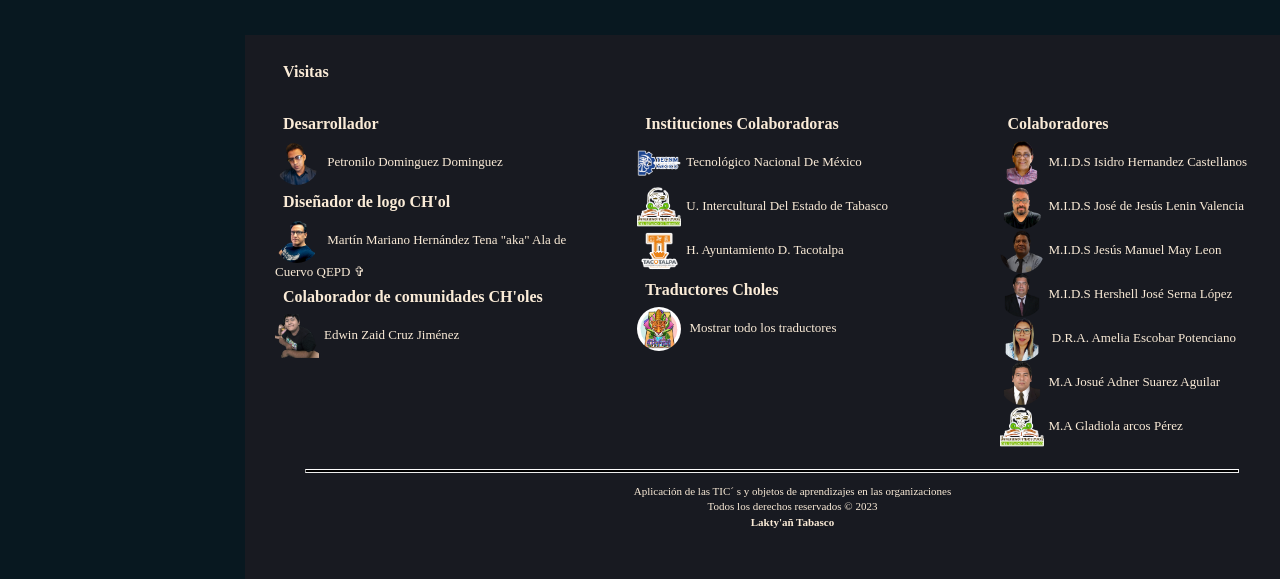
<file: secciones/nuevaespaña.html>
<!DOCTYPE html>
<html lang="es">

<head>
    <meta charset="UTF-8" />
    <meta name="viewport" content="width=device-width, initial-scale=1.0" />

    <title>Identidad Lingüística Ch'ol</title>

    <link rel="stylesheet" href="../css/seccion.css">

    <link rel="stylesheet"
        href="https://cdnjs.cloudflare.com/ajax/libs/font-awesome/6.4.2/css/all.min.css">
</head>

<body>

    <!-- BOTÓN DEL MENÚ MÓVIL -->
    <button
        id="btnMenuMovil"
        class="btn-menu-movil"
        type="button"
        aria-label="Abrir menú"
        aria-expanded="false"
        aria-controls="menuPrincipal"
    >
        <i class="fas fa-bars" aria-hidden="true"></i>
    </button>

    <!-- FONDO OSCURO DEL MENÚ -->
    <div
        id="menuOverlay"
        class="menu-overlay"
        aria-hidden="true"
    ></div>

    <header class="header">

        <nav class="navbar" id="menuPrincipal">

            <div class="logo">
                <a href="../index.html">
                    <img src="../img/logo.webp" alt="Logo">
                </a>
            </div>

            <ul class="menu">

                <li class="submenu">
                    Oño’ty’añ
                    <br>
                    <h6>Historia</h6>

                    <ul class="submenu-content">

                        <li>
                            <a href="../secciones/epocaprehispanica.html">
                                Ijulelo’b ajmayajo’b
                                <h6>(Epóca prehispanica)</h6>
                            </a>
                        </li>

                        <li>
                            <a href="../secciones/nuevaespaña.html">
                                Tsiji’b España
                                <h6>(Nueva España)</h6>
                            </a>
                        </li>

                        <li>
                            <a href="../secciones/llegadaatabasco.html">
                                k’otyel tyi Tabasco
                                <h6>(Llegada a Tabasco)</h6>
                            </a>
                        </li>

                    </ul>
                </li>


                <li class="submenu">
                    xCh’olo’b
                    <br>
                    wäle-ili
                    <br>
                    <h6>Choles de hoy</h6>

                    <ul class="submenu-content">

                        <li>
                            <a href="../secciones/comunicacionytransporte.html">
                                lakñämi’b yik’oty lakxänwi’
                                <h6>(Comunicación y transporte)</h6>
                            </a>
                        </li>

                        <li>
                            <a href="../secciones/educacion.html">
                                Pästyä
                                <h6>(Educación)</h6>
                            </a>
                        </li>

                        <li>
                            <a href="../secciones/serviciospublicos.html">
                                Laktyemk’älbal
                                <h6>(Servicios públicos)</h6>
                            </a>
                        </li>

                        <li>
                            <a href="../secciones/procesosproductivos.html">
                                Chäbä yom p’ojlisätyel
                                <h6>(Procesos productivos)</h6>
                            </a>
                        </li>

                        <li>
                            <a href="../secciones/problemassociales.html">
                                Iwolel chumtyäl
                                <h6>(Problemas sociales)</h6>
                            </a>
                        </li>

                    </ul>
                </li>


                <li class="submenu">
                    Yujilel k’iñ
                    <br>
                    <h6>Festividades</h6>

                    <ul class="submenu-content">

                        <li>
                            <a href="#">
                                2 de Febrero
                                <h5>(Dia de la Candelaria)</h5>
                            </a>
                        </li>

                        <li>
                            <a href="#">
                                Cambio de mayordomia
                                <h5>(3 de mayo,santa cruz)</h5>
                            </a>
                        </li>

                        <li>
                            <a href="#">
                                24 de mayo
                                <h5>(Dia de Maria Auxiliadora)</h5>
                            </a>
                        </li>

                        <li>
                            <a href="#">
                                1 y 2 de Novimbre
                                <h5>(Dia de los muertos)</h5>
                            </a>
                        </li>

                        <li>
                            <a href="#">
                                12 de Diciembre
                                <h5>(Virgen de Guadalupe)</h5>
                            </a>
                        </li>

                        <li>
                            <a href="#">
                                1 y 2 de Noviembre
                                <h5>(Dia de los muertos)</h5>
                            </a>
                        </li>

                    </ul>
                </li>


                <li class="submenu">
                    Lajkämbal
                    <br>
                    tyi lakty'añ
                    <br>
                    <h6>Oralidad</h6>

                    <ul class="submenu-content">

                        <li>
                            <a href="../secciones/cuentos.html">
                                Lajkämbal tyi lakty'añ
                                <h5>(Narraciones orales)</h5>
                            </a>
                        </li>

                    </ul>
                </li>


                <li class="submenu">
                    Uch’ibäl
                    <br>
                    <h6>Gastronomía</h6>

                    <ul class="submenu-content">

                        <li>
                            <a href="gastronomia.html">
                                Uch’ibäl tyi ichajp ichajplel
                                <h6>(Platillos tipicos)</h6>
                            </a>
                        </li>

                    </ul>
                </li>


                <li class="submenu">
                    Lakty'añtyak
                    <br>
                    <h6>Vocabulario</h6>

                    <ul class="submenu-content">

                        <li>
                            <a href="#">
                                <i class="fab fa-youtube" style="color:#FF0000;"></i>
                                Registro
                            </a>
                        </li>

                    </ul>
                </li>


                <li class="submenu">
                    Ajsu’boñel
                    <i class="fas fa-envelope"></i>
                    <br>
                    <h6>Contacto</h6>

                    <ul class="submenu-content">

                        <li>
                            <a href="https://wa.me/529931353201?text=Hola%20estoy%20interesado%20en%20saber%20más"
                                target="_blank">

                                <i class="fab fa-whatsapp" style="color:#25D366;"></i>
                                WhatsApp

                            </a>
                        </li>

                        <li>
                            <a href="https://www.facebook.com/profile.php?id=61551605832940"
                                target="_blank">

                                <i class="fab fa-facebook" style="color:#1877F2;"></i>
                                Facebook

                            </a>
                        </li>

                        <li>
                            <a href="mailto:nuestralenguachol@gmail.com"
                                target="_blank">

                                <i class="fas fa-envelope"
                                    style="color:#AEEEEE;"></i>
                                Correo

                            </a>
                        </li>

                        <li>
                            <a href="https://www.youtube.com/channel/UCw1-uoYB_3AJOigaK3_pUdQ"
                                target="_blank">

                                <i class="fab fa-youtube"
                                    style="color:#FF0000;"></i>
                                YouTube

                            </a>
                        </li>

                    </ul>

                </li>

            </ul>

        </nav>


        <!-- PORTADA -->

        <div class="header-content container">

            <div class="header-text">

                <img src="../img/nuevaespaña.jpeg"
                    alt="Nueva España y la presencia española en territorio Ch'ol"
                    class="portada-seccion">

            </div>

        </div>

    </header>

    <main>

        <div class="origen">

            <div class="parte espanol">

                <h2>Käñtyisäñtyel yik’oty baki tyi ñaxañ chumliyo’b</h2>

                <div class="prueva">

                    <p>
                        Chenak ta’ix ujtyi li Käntyisäntyel weñbä ilumob xmayajob tyi
                        ajk’i cha’an mi ixik’o-iba tyi su’boñel yik’oty cha’añ tyojoñel.
                        Jini xch’olob ya’ tyi ajñiyob tyi ipaty ya’ tyi ityojle li pamil
                        cha’an maj tyi Palenke tyi ity’ej majlel Acalan yik’oty Tabasku.
                        Yu’bi che’ jini mi iyal jini Martinez pissad (1996) che jini
                        xchontalob, xcholob yik’oty xzoquejob ya’ tyi chumliyob tyi
                        Tabasco che’ñak ta’ix icha’leyob Käntyisa, Yu’bi jinäch
                        xchontalob P’äjtyälbä tyi kaliyob, ixku jini xchontalob yik’oty
                        xzoquejob tsätsach tyi käntyisäntyiyob.
                    </p>

                    <div class="img-container">

                        <img src="../img/conquista.jpeg"
                            alt="Identidad Lingüística Ch'ol" />

                        <figcaption>
                            Mapa arqueológico del área maya con los principales
                            sitios.
                        </figcaption>

                    </div>

                </div>

            </div>

        </div>


        <div class="origen">

            <div class="parte espanol">

                <h2>Säklaya chä’bätyak yik’oty wokolel</h2>

                <div class="prueva">

                    <p>
                        Cha’añ mi itsätsä xijk’elob ich’ujbiñob ty’añ jiño’b xchumtyulob
                        ya’bä añob tyi joktyälel, tyi säkläñtyiyob ba´tyak añob tyi
                        chumtyäl. Jiñäch ajPedro de Alvarado tyi 1525 tyi iwentaji, pe
                        sajachbi iwiñikob che’ je’e sajach ijuloñi’ob jincha’añ ma’añ
                        tyi ise’je jotyo. Li aj yokety’año’b ka’abäla’bi ibajñelob, añ
                        ñoj simaroño’bä ma’añ tyi iyäk’äyo’bibä, wi’iilixbi tyi
                        ijojtyiñob, ta’tyo ipi’tyäyob mi ity’oxo’ibä cha’añ mi
                        iju’belo’b iwersa, ojlilo’b tyi kaj ikerajiño’b ibä, ichäkiñ
                        ichäkiñ chä’bä añ icha’añob, che’ tyi iyälä jiñi: (Jimenez,
                        2000; Viqueira, 2002, p. 84).

                        Cha’añ mi lakpäsbeño’ lak’ piälob chämälo’bäj tyi lum ju’belobä,
                        tyi ch’ajpayo’ibäj cha’añ mi laksäbeñolaj chä’bäj cha’añ mi
                        iyots’año xPedro de Alvarado tyi 1523.ma’añ weñ k’abäj iwiñiko’b
                        yik’oty ik’umbal li indiojob’ yäjilo’äch’ je’el iweñ yoñlelo’b
                        imi yotsa’ñoñla tyi ity’añ o tyi e’tyel mi i k’otyaño ibä je’el
                        imi icha’leño keraj. pejtye’ li tyañ täch’ ityoj-maj pero mi i
                        jale’ jo’k’al ja’ (100 años).

                        cha’añ tyi ityo’xoyo’ibäj li kixtyañojob mach’bäj utsa’ty mi i
                        cha’leño’b wä tyi lum ik’extya’ño’ibäj jiño’jach’bij.
                    </p>

                    <div class="img-container">

                        <img src="../img/expediciones.jpeg"
                            alt="Identidad Lingüística Ch'ol" />

                        <figcaption>
                            Pedro de Alvarado comandó la primera expedición de
                            conquista a las tierras ch'oles.
                        </figcaption>

                    </div>

                </div>

            </div>

        </div>


        <div class="origen">

            <div class="parte espanol">

                <h2>
                    Xkäñtyesajo’b tyi ity’añ lakCh’ujtyaty yik’oty bajche’
                    tyi sokbeñtyob ipensal
                </h2>

                <div class="prueva">

                    <p>
                        Iyochi’ Xkäñtyesajob tyi ity’añ lakCh’ujtyaty cha’añ iyotsañob
                        sokpensal tyi tyojlel xyokety’añob. Yambätyak ichajpäyob
                        xkaxlañob jiñ bajche’ imejlelob iyochelob tyi laklum. Ya’ tyi
                        lum käñbibä tyi k’aba’ Selva Lacandona, ila tyi lum ya’bi añob
                        iye’tyel jiñi xsu’bty’añob Verapaz yik’oty xFray Lorenzo. Ila
                        tyi lum ya’bi chumulob jiñi xtzeltalob añbi 30.000. kixtyañujob
                        xch’olob ma’añbä chukulob ipeñsal jiño’tyobä imelob chuki
                        yomo’b. Jiñi xsu’bty’añob icha’añ xFray itroñelob ikäñob
                        lakyoketyañ cha’añ weñ imejlelob isokob lakpeñsal (tzeltal
                        yik’oty CH’ol) cha’añbi mi imejlelob ich’ujbiñob ty´añ jiñi
                        Xyokety’añob cha´añ ikäyob jiñi matye´el imi majlelob tyi
                        chumtyäl ya´ ba’ añob xkaxlañob bajche tyi ilumalel Ocosingo,
                        Petalcingo yik´oty Palenque; yambätyak bajche´ imelob tsiji’p
                        lumalä bajche´ tyi ujtyi, Bachajon, Tumbala yik’oty Tila
                        (Gerhad, 1991; sapper, 2024; schumann, 1973; de vos, 1980 ;
                        viqueira, 2002 ; Jimenez, 2000). Jiñi lumaltyak chukul icha´añob
                        xkaxlañob, yañobtyakbä ta´bi ichajpäyo ibä cha´añ imelob
                        yambätyak yalo’b chuty lumaltyak bajche zoquejob, zentalob
                        (tzeltales), chiapanekojob yik’oty quelenesob (tzotzilo’b).
                    </p>

                    <div class="img-container">

                        <img src="../img/evangelizacion.jpeg"
                            alt="Identidad Lingüística Ch'ol" />

                        <figcaption>
                            Fray Pedro Lorenzo de la Nada ingresó a las montañas
                            ch'oles y evangelizó a un gran número de ellos.
                        </figcaption>

                    </div>

                </div>

            </div>

        </div>


        <div class="origen">

            <div class="parte espanol">

                <h2>Tsiji’b chumtyäl yik’oty kera</h2>

                <div class="prueva">

                    <p>
                        Ya’tyi 1560, jiño’b ajCH’olob tyi yotsäyo’ibä ya’ba añbä iyum
                        lum ba’ ajyokety’añob jiñba’ ka’bälbä kuxul lakñoj tye’elob.
                        Che’ jiñi tyi ñämelel kiñ, jiñi aj CH’olob tax kayo’ tyi chäme
                        wokol cha’añ mach’ächex kixtyañujob ityunbeñtyelob che’ jachixbä
                        ts’uku chuyes tyi ujtyiyob.

                        Che’ili jiñi cha’ tax sujtyiyob majlel tyi iñox lumalob ya’tyi
                        ñoj tye’elol wits, pejiñach wabä majchikalix tyi sujtyiyob
                        bajche’ob ma’ixbä iyotyotyo jiño’ bajche’ ajYukatekos, Itzas
                        tyäle aj Cehaches.

                        jiñi’ cha’añ tyi ochi ik’aba ajñojtye’lob junp’e lumal
                        majchikalbäj tyi puts’iyo’b majlel ajñojty’añob cha’añ jiñi
                        ajkaxlañ ty’añob.

                        Jiñi yambäl ajyoke su’ty’añ muk’bä itsäts’isañ ajcholob tyi
                        Tabaskuj kuxultyo icha’leñ tyi (1992). Tyi su’ty’añ tyi Nahua
                        ya’ tyi junwejlel tyi Tabasku tyi 600 ya’tyo’ tyi 900 tyi
                        ñumelel lakch’utyaty. yoñyäl iba juntyikil kixtyañul muk’bä
                        ipi’leña tyi ñoj bijobij yik’oty li ajChontales tyäle aj
                        junmuch’o Choles tyi yañle ya’tyi xuk tyi xuk mulawil.

                        Jiñi tyi ty’ojel laklextyayaty’añ bajche’ob a Choles tyäle
                        ajNahuas ch’ujbil ipäk’e li poryaty’añ tyi Nagual ba’li Ch’ol
                        che’ bajche’ lity’añ kakte’ huarache’, chikib canasta tyäle
                        tamal. Jiñi li aj tyejchibo’lob choles tyi Tabasku iyälo’ ya’
                        yoke chumulob ba’ñojwits.

                        Yä’äch ba’tyi ajñiyob aj wukp’ejo’ su’ty’añ dios ya’tyo tyi
                        Tecpatán tyäle jiñi ajñoj tye’el ty’añ dios Landa cha’añ su’etyi
                        tyojel.
                    </p>

                    <div class="img-container">

                        <img src="../img/reubicacion.jpeg"
                            alt="Identidad Lingüística Ch'ol" />

                        <figcaption>
                            Mapa de Tabasco realizado por Melchor de Alfaro
                            Santa Cruz a finales del siglo XVI
                        </figcaption>

                    </div>

                </div>

            </div>

        </div>


        <div class="origen">

            <div class="parte espanol">

                <h2>Xik’ol cha’añ iyumiyob lumtyak</h2>

                <div class="prueva">

                    <p>
                        Tsabä weñ cha’leyob pästyañ jiño´äch ajTomas yik´oty Alonso
                        “Santo Domingo” tsabi ñämiyob tyi ilumal jiñi lakpiä’lob
                        ajzoquejob chumulob bä tyi Oxolotan, tas¡bä ikaj ik’ajtyiñob
                        cha’añ mi ipäjtyel ich’uju otyoty. Jiñca’añ tyi kayob tyi
                        chäkiya lum tyi ñojtye’el Tabasku tyi (1546 y 1547) tsabi
                        kajliyob ña´tyañob (Martínez 2012, pp. 45-47). Tyi 1699 tsabi
                        ñämiyob tyi ilumal ajch´olob, cha’añ mi ichâkiñob lumtyak,
                        jiñäch ajespañolob yik’oty aj-etyel sargentu Rodriguez Camilo
                        jiñ¨ch ik´aba’. Tsa säklayob 83 kixtyañujob, yik’oty 16
                        ajyokety’añob tyi Amatique, chatyikil ajch´olob, 36 infantes
                        (solarujo) 31 ajkuchelo´. Ikaj ili chäkiya cha’añ mij chuty-añ
                        ilumalel ajmayajob, cha´añ mi imalob roñel, jiñcha’añ tyi
                        päjyiyiob majlel ya’ tyi chumli’ ikaba las bodegas läk´älel
                        Castillo de San Felipe tyi golfo Dulce, cha´añ mi´
                        (utsbiño´someter) tyi (tyañ iyumo´ ajsu’ty’añob tyi klesya).

                        Ma’ix bi ma´añ tyi tyajayob wokol jiñi ejercito hispanos max bi
                        ma’añ weñ chajpäbilo ibä li ajyokety’añob muk´bi mi iñoj
                        ibäñañtyelob jiñob aj mopanes, weñ simaroñobi, iweñ
                        tyä’leñtyelob juñi ajchumtyälob jiñ cha´áñ laj españolojob tyi
                        k´äjñiyob cha´añ yochelob tyi mosojiñtyel tyi ilumalel
                        ajespañol. Tsa bi tyajayo 70 kixtyañu yañtyakbä ajtyañob yiko´ty
                        lumalob tyi päyäyomalel je’el. Añ jump´ej ña´tyäñtyel tyi ts’ijb
                        mi yäl jiñi ajtsentalob tsabij ikajliyo’ tyi ochel majlel tyi
                        ilumal ajtabaskujob che mil yäl ajMartinez (1996) li ajtzentalob
                        tsabi kaliyo ipojo jiñi lumtyak ba’ chumulo´ajtabaskujob jiñ
                        cha´añ tyi 1743 tsa bi ichaleyo kera tyi lumal tabasku y
                        Chiapas, jiñ cha´añ tyi majliyob tyi wits Bulujes ilumal
                        ajtabaskujo´. Tsa bi kajliyo´ipojo´jiñi lumal ajtabasku , che’
                        jiñi tsabi käyäyob jiñi ilumalob tabasku cha´añ tyi chä´imäyob
                        Chiapas jiñi ilumalel tabasku , che’bi tyi ujtyi wajali wä tyi
                        ilumal Oxolotan.
                    </p>

                    <div class="img-container">

                        <img src="../img/orden.jpeg"
                            alt="Identidad Lingüística Ch'ol" />

                        <figcaption>
                            Golfo Dulce entre veracruz y Yucatan, lugar donde se
                            realizó la entrada del sanrgento Miguel Rodríguez.
                        </figcaption>

                    </div>

                </div>

            </div>

        </div>


        <!-- =====================================================
             VERSION EN ESPAÑOL
             ===================================================== -->

        <div class="origen">

            <div class="parte chol1">

                <h2>Conquista y Ubicación Inicial</h2>

                <div class="prueva">

                    <p>
                        Después de la conquista española, el territorio que
                        comprendía las Tierras Bajas Mayas fue cedido a las
                        encomiendas para su evangelización y pago tributario.
                        En ese entonces, los ch’oles se localizaban en la
                        parte sur hacia Palenque, extendiéndose en menor
                        proporción hacia Acalán y Tabasco. En este último caso,
                        se sigue el testimonio de Martínez Assad (1996) quien
                        cita que grupos chontales, choles y zoques
                        subsistieron en Tabasco después de la conquista. De
                        estos, solo los chontales tuvieron una presencia
                        significativa, mientras que los otros dos enfrentaron un
                        fuerte proceso de ladinización.
                    </p>

                    <div class="img-container">

                        <img src="../img/conquista.jpeg"
                            alt="Identidad Lingüística Ch'ol" />

                        <figcaption>
                            Mapa arqueológico del área maya con los principales
                            sitios.
                        </figcaption>

                    </div>

                </div>

            </div>

        </div>


        <div class="origen">

            <div class="parte chol1">

                <h2>Expediciones y Desafíos</h2>

                <div class="prueva">

                    <p>
                        Para someter a los grupos que habitaban las Tierras
                        Bajas se organizaron expediciones de conquista y
                        entradas. La primera expedición estuvo a cargo de Pedro
                        de Alvarado en 1525 y contó con pocos hombres y
                        armas. Los indios eran superiores en número a los
                        conquistadores, además de insumisos y sin compasión.
                        Pese a todo, se alcanzó éxito después de un proceso que
                        duró más de cien años debido a la
                        desfragmentación del tejido social que sufrían estas
                        poblaciones como resultado de pleitos internos y
                        enemistades entre grupos (Jiménez, 2000; Viqueira, 2002,
                        p. 84).
                    </p>

                    <div class="img-container">

                        <img src="../img/expediciones.jpeg"
                            alt="Identidad Lingüística Ch'ol" />

                        <figcaption>
                            Pedro de Alvarado comandó la primera expedición de
                            conquista a las tierras ch'oles.
                        </figcaption>

                    </div>

                </div>

            </div>

        </div>


        <div class="origen">

            <div class="parte chol1">

                <h2>Evangelización y Estrategias</h2>

                <div class="prueva">

                    <p>
                        Intrusiones religiosas hechas por misioneros españoles
                        para evangelizar y conquistar. Otra de las estrategias
                        empleadas por los españoles fueron las entradas. En el
                        territorio conocido como la Selva Lacandona, estas
                        estuvieron a cargo de los dominicos de la Verapaz y, en
                        especial, de fray Lorenzo de la Nada. En este territorio
                        habitaban los tzeltales y más de 30 000 personas ch’oles
                        no conquistados que gozaban de autonomía. Por esta
                        razón, la labor evangelizadora del fray requirió el
                        aprender ambas lenguas (tzeltal y ch’ol) para persuadir
                        a los indios a abandonar la selva y trasladarse a
                        poblaciones españolas como Ocosingo, Petalcingo y
                        Palenque; o, en su caso, fundar otras poblaciones como
                        ocurrió con Bachajón, Yajalón, Tumbalá y Tila (Gerhard,
                        1991; Sapper, 2004; Schumann, 1973; De Vos, 1980;
                        Viqueira, 2002; Jiménez, 2000). Las poblaciones
                        controladas por españoles se organizaban en provincias
                        de zoques, zendales (tzeltales), chiapanecas y quelenes
                        (tzotziles).
                    </p>

                    <div class="img-container">

                        <img src="../img/evangelizacion.jpeg"
                            alt="Identidad Lingüística Ch'ol" />

                        <figcaption>
                            Fray Pedro Lorenzo de la Nada ingresó a las montañas
                            ch'oles y evangelizó a un gran número de ellos.
                        </figcaption>

                    </div>

                </div>

            </div>

        </div>


        <div class="origen">

            <div class="parte chol1">

                <h2>Reubicación y Sublevación</h2>

                <div class="prueva">

                    <p>
                        Hacia 1560, los ch’oles se añadieron a la provincia de
                        los zendales donde imperaba un contexto de múltiples
                        identidades (Viqueira, 2002, p. 100). Con el paso del
                        tiempo, los ch’oles terminaron por sublevarse debido al
                        trato inhumano del que fueron objeto. Esto permitió su
                        regreso al antiguo territorio ch’ol situado al abrigo de
                        las montañas, solo que ahora iban acompañados por un
                        grupo mixto de refugiados compuesto por yucatecos, itzas
                        y cehaches. Así, la Selva Lacandona se constituyó como
                        lugar de refugio para distintos grupos mayas que huían
                        del dominio español. Otro de los autores que sitúa a los
                        ch’oles en Tabasco alrededor de este periodo es Vivó
                        (1992). En su descripción de la dominación Nahua de la
                        parte occidental de Tabasco del 600 al 900 d.c. hace
                        alusión a un señorío que compartía fronteras con los
                        chontales y zoques al este; y con grupos ch’oles en una
                        gran porción del área occidental. La evidencia del
                        contacto lingüístico entre ch’oles y nahuas puede
                        rastrearse en la existencia de préstamos léxicos del
                        náhuatl al ch’ol en palabras como kakté ‘huarache’,
                        chikib ‘canasta’ y tamal. De estos primeros ch’oles de
                        Tabasco se dice que habitaban principalmente en las
                        zonas montañosas. Lugar a donde acudieron siete
                        doctrineros desde Tecpatán y el obispo Landa para
                        evangelizarlos.
                    </p>

                    <div class="img-container">

                        <img src="../img/reubicacion.jpeg"
                            alt="Identidad Lingüística Ch'ol" />

                        <figcaption>
                            Mapa de Tabasco realizado por Melchor de Alfaro
                            Santa Cruz a finales del siglo XVI
                        </figcaption>

                    </div>

                </div>

            </div>

        </div>


        <div class="origen">

            <div class="parte chol1">

                <h2>Orden y Incursiones</h2>

                <div class="prueva">

                    <p>
                        La orden que más influyó fue la de los Predicadores de
                        Santo Domingo en la figura de Tomás Casillas y Alonso de
                        Villalva quienes realizaron misiones entre los zoques de
                        la sierra de Tabasco entre 1546 y 1547 para
                        posteriormente gestionar el convento de Oxolotán
                        (Martínez 2010, pp. 45-47). En 1699, los españoles
                        organizaron una incursión a la denominada Montaña de los
                        ch’oles bajo las órdenes del sargento Rodríguez Camilo.
                        La expedición concentró a 83 personas: 16 indios del
                        pueblo de Amatique, dos indios ch’oles, 36 infantes y 31
                        indios cargueros. El objetivo era la reducción y el
                        desplazamiento de los diferentes grupos mayas a una
                        población española llamada Las Bodegas, cerca del
                        Castillo de San Felipe en el Golfo Dulce, donde pudieran
                        ser sometidos y evangelizados. La lucha no fue tan
                        difícil para los ejércitos hispanos debido a la
                        fragmentación social interna de los grupos y un fuerte
                        temor hacia un grupo en particular: los mopanes. La
                        literatura menciona que este grupo era cruel y bárbaro
                        en sus incursiones a la Montaña ch’ol y muy temido por
                        los pobladores quienes vieron en los españoles una ruta
                        de escape. Así, setenta indios de diversas lenguas y
                        pueblos fueron sometidos y trasladados a pueblos
                        españoles. Un dato que merece ser mencionado en este
                        apartado es sobre la incursión de tzeltales a
                        territorios tabasqueños. Martínez (1996) cita que en
                        1743 hubo una sublevación de los indios tzeltales cerca
                        de los límites entre Tabasco y Chiapas, razón por la
                        cual muchos de los sublevados huyeron hacia las montañas
                        Bulujíes ubicadas en territorio tabasqueño. Debido a la
                        presencia de esta población, Chiapas consideró suyo este
                        terreno e inició una serie de luchas contra los
                        tabasqueños quienes, finalmente, cedieron la parte sur
                        del estado a Chiapas.
                    </p>

                    <div class="img-container">

                        <img src="../img/orden.jpeg"
                            alt="Identidad Lingüística Ch'ol" />

                        <figcaption>
                            Golfo Dulce entre veracruz y Yucatan, lugar donde se
                            realizó la entrada del sanrgento Miguel Rodríguez.
                        </figcaption>

                    </div>

                </div>

            </div>

        </div>


        <button id="cambiarVista">
            <i class="fas fa-language">Traducir</i>
        </button>

        <script src="../traducir.js"></script>


        <button id="btnTop" class="hidden">
            <i class="fas fa-chevron-up"></i>
        </button>

        <script src="../arriba.js"></script>

    </main>


    <iframe src="../footer.html"></iframe>


    <!-- =====================================================
         FUNCIONAMIENTO DEL MENÚ MÓVIL
         ===================================================== -->

    <script>
    document.addEventListener("DOMContentLoaded", function () {

        const botonMenu = document.getElementById("btnMenuMovil");
        const menuOverlay = document.getElementById("menuOverlay");
        const navbarMovil = document.getElementById("menuPrincipal");

        if (!botonMenu || !menuOverlay || !navbarMovil) {
            return;
        }

        const iconoMenu = botonMenu.querySelector("i");

        function abrirMenu() {

            document.body.classList.add("menu-abierto");

            botonMenu.setAttribute("aria-expanded", "true");
            botonMenu.setAttribute("aria-label", "Cerrar menú");

            menuOverlay.setAttribute("aria-hidden", "false");

            iconoMenu.classList.remove("fa-bars");
            iconoMenu.classList.add("fa-xmark");

        }

        function cerrarMenu() {

            document.body.classList.remove("menu-abierto");

            botonMenu.setAttribute("aria-expanded", "false");
            botonMenu.setAttribute("aria-label", "Abrir menú");

            menuOverlay.setAttribute("aria-hidden", "true");

            iconoMenu.classList.remove("fa-xmark");
            iconoMenu.classList.add("fa-bars");

            navbarMovil.querySelectorAll(".submenu.abierto")
                .forEach(function (submenu) {
                    submenu.classList.remove("abierto");
                });

        }

        /* ABRIR Y CERRAR CON EL BOTÓN */

        botonMenu.addEventListener("click", function () {

            if (document.body.classList.contains("menu-abierto")) {
                cerrarMenu();
            } else {
                abrirMenu();
            }

        });


        /* CERRAR AL TOCAR EL FONDO OSCURO */

        menuOverlay.addEventListener("click", cerrarMenu);


        /* CONTROL DE LOS SUBMENÚS */

        navbarMovil.addEventListener("click", function (evento) {

            const enlace = evento.target.closest("a");

            if (enlace) {
                cerrarMenu();
                return;
            }

            const submenu = evento.target.closest("li.submenu");

            if (
                submenu &&
                submenu.parentElement.classList.contains("menu") &&
                window.innerWidth <= 767
            ) {

                evento.stopPropagation();

                submenu.classList.toggle("abierto");

            }

        });


        /* CERRAR CON LA TECLA ESCAPE */

        document.addEventListener("keydown", function (evento) {

            if (evento.key === "Escape") {
                cerrarMenu();
            }

        });


        /* RESTABLECER EL MENÚ AL CAMBIAR EL TAMAÑO DE PANTALLA */

        window.addEventListener("resize", function () {

            if (window.innerWidth > 767) {
                cerrarMenu();
            }

        });

    });
    </script>

</body>

</html>
</file>
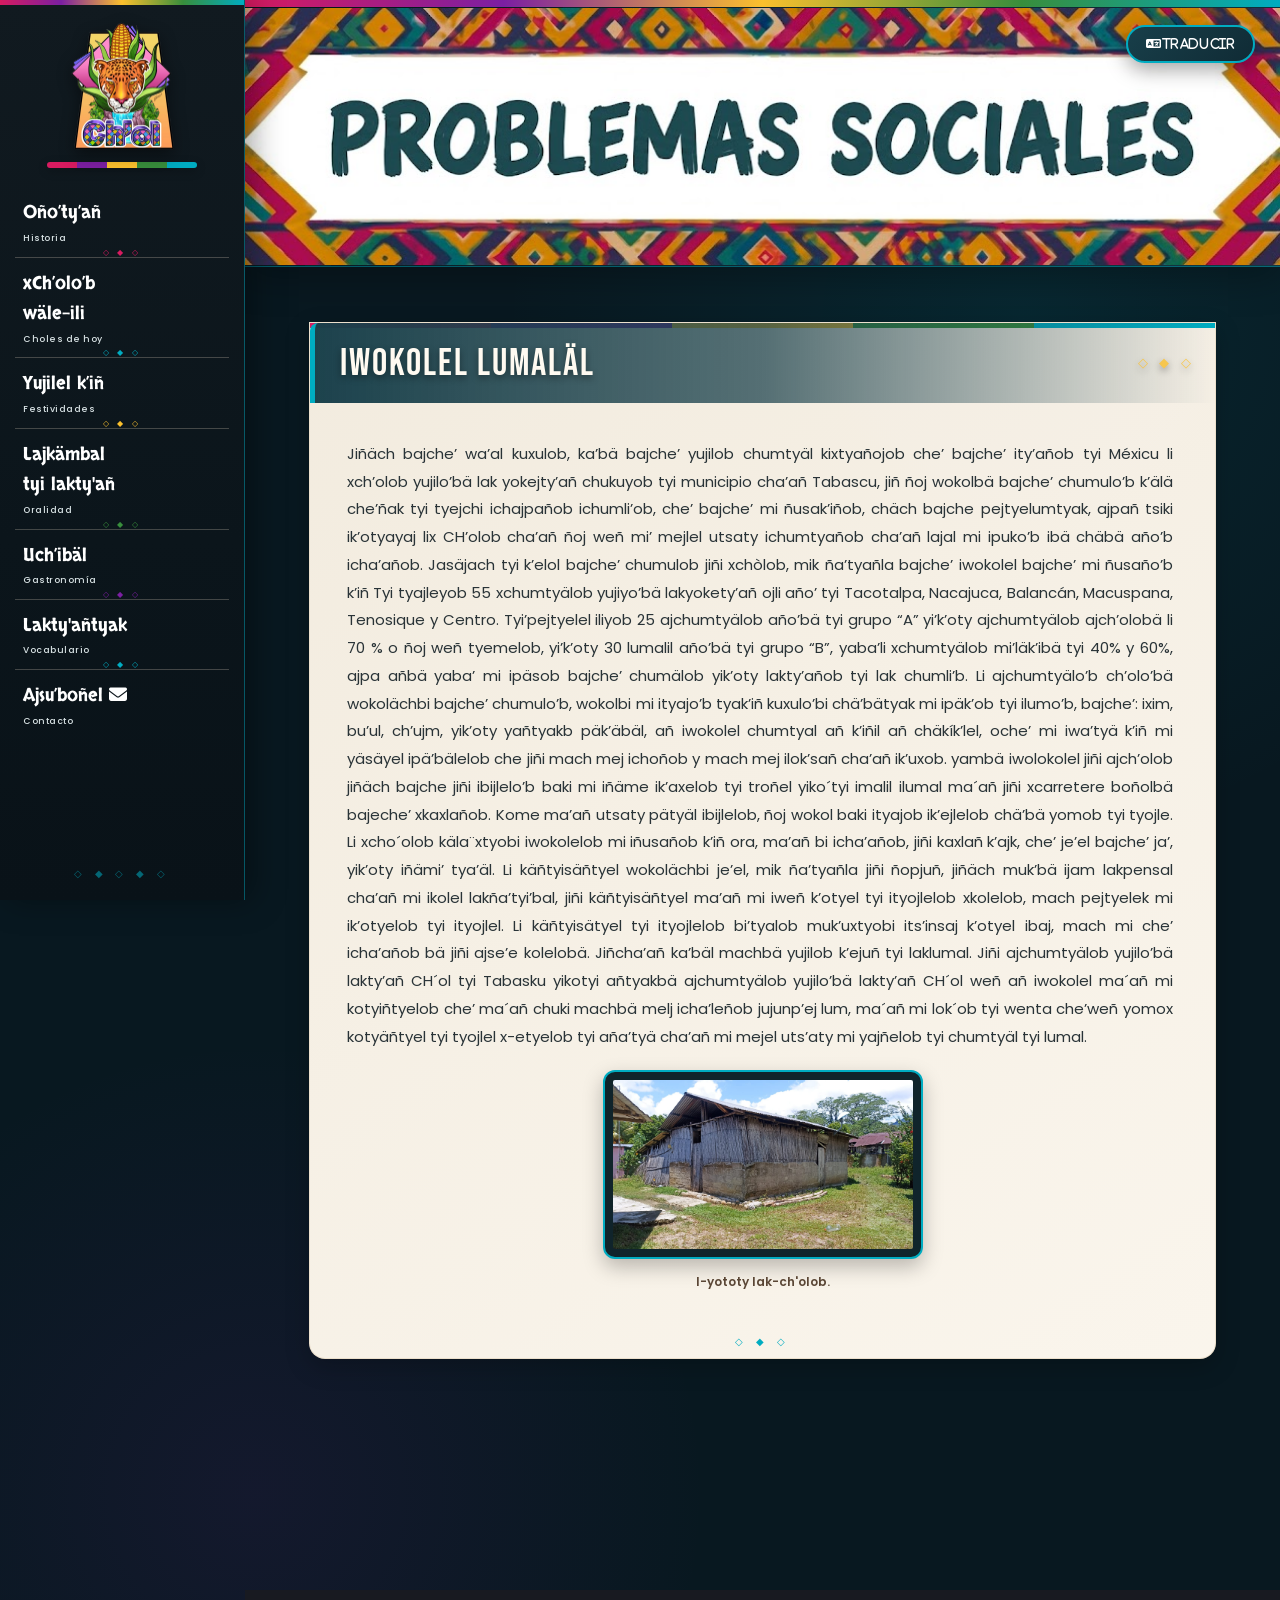
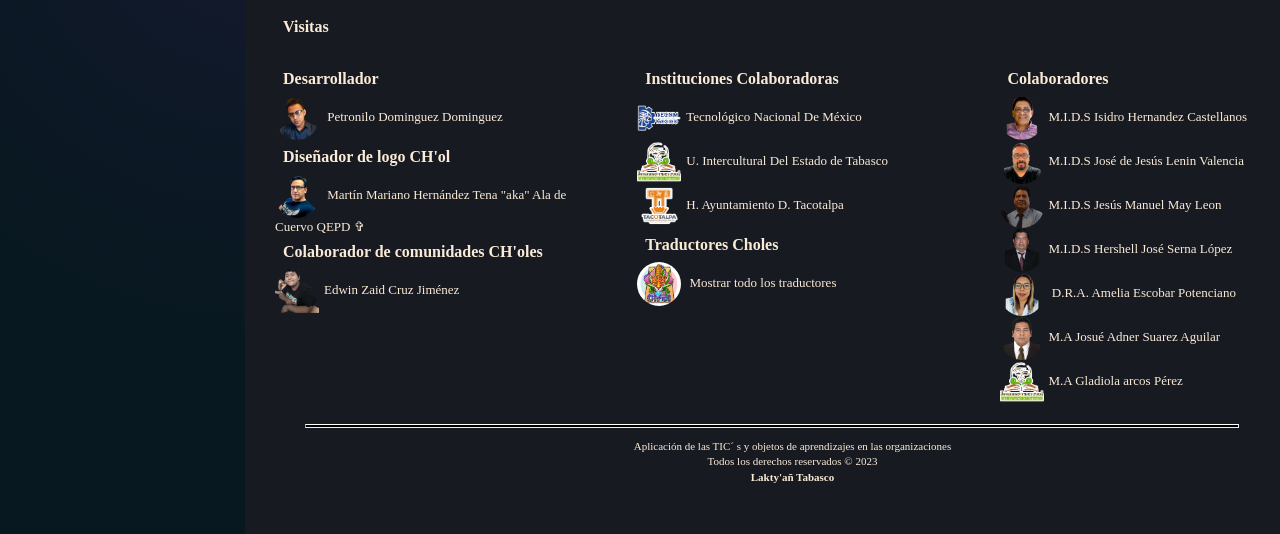
<file: secciones/problemassociales.html>
<!DOCTYPE html>
<html lang="es">

<head>
    <meta charset="UTF-8">
    <meta name="viewport" content="width=device-width, initial-scale=1.0">

    <title>Identidad Lingüística Ch'ol</title>

    <link rel="stylesheet" href="../css/seccion.css">

    <link rel="stylesheet"
        href="https://cdnjs.cloudflare.com/ajax/libs/font-awesome/6.4.2/css/all.min.css">
</head>

<body>

    <!-- BOTÓN DEL MENÚ MÓVIL -->
    <button
        id="btnMenuMovil"
        class="btn-menu-movil"
        type="button"
        aria-label="Abrir menú"
        aria-expanded="false"
        aria-controls="menuPrincipal"
    >
        <i class="fas fa-bars" aria-hidden="true"></i>
    </button>

    <!-- FONDO OSCURO DEL MENÚ -->
    <div
        id="menuOverlay"
        class="menu-overlay"
        aria-hidden="true"
    ></div>

    <header class="header">

        <nav class="navbar" id="menuPrincipal">

            <div class="logo">
                <a href="../index.html">
                    <img src="../img/logo.webp" alt="Logo">
                </a>
            </div>

            <ul class="menu">

                <li class="submenu">
                    Oño’ty’añ <br>
                    <h6>Historia</h6>

                    <ul class="submenu-content">

                        <li>
                            <a href="../secciones/epocaprehispanica.html">
                                Ijulelo’b ajmayajo’b
                                <h6>(Epóca prehispanica)</h6>
                            </a>
                        </li>

                        <li>
                            <a href="../secciones/nuevaespaña.html">
                                Tsiji’b España
                                <h6>(Nueva España)</h6>
                            </a>
                        </li>

                        <li>
                            <a href="../secciones/llegadaatabasco.html">
                                k’otyel tyi Tabasco
                                <h6>(Llegada a Tabasco)</h6>
                            </a>
                        </li>

                    </ul>
                </li>


                <li class="submenu">
                    xCh’olo’b <br>
                    wäle-ili <br>
                    <h6>Choles de hoy</h6>

                    <ul class="submenu-content">

                        <li>
                            <a href="../secciones/comunicacionytransporte.html">
                                lakñämi’b yik’oty lakxänwi’
                                <h6>(Comunicación y transporte)</h6>
                            </a>
                        </li>

                        <li>
                            <a href="../secciones/educacion.html">
                                Pästyä
                                <h6>(Educación)</h6>
                            </a>
                        </li>

                        <li>
                            <a href="../secciones/serviciospublicos.html">
                                Laktyemk’älbal
                                <h6>(Servicios públicos)</h6>
                            </a>
                        </li>

                        <li>
                            <a href="../secciones/procesosproductivos.html">
                                Chäbä yom p’ojlisätyel
                                <h6>(Procesos productivos)</h6>
                            </a>
                        </li>

                        <li>
                            <a href="../secciones/problemassociales.html">
                                Iwolel chumtyäl
                                <h6>(Problemas sociales)</h6>
                            </a>
                        </li>

                    </ul>
                </li>


                <li class="submenu">
                    Yujilel k’iñ<br>
                    <h6>Festividades</h6>

                    <ul class="submenu-content">

                        <li>
                            <a href="#">
                                2 de Febrero
                                <h5>(Dia de la Candelaria)</h5>
                            </a>
                        </li>

                        <li>
                            <a href="#">
                                Cambio de mayordomia
                                <h5>(3 de mayo,santa cruz)</h5>
                            </a>
                        </li>

                        <li>
                            <a href="#">
                                24 de mayo
                                <h5>(Dia de Maria Auxiliadora)</h5>
                            </a>
                        </li>

                        <li>
                            <a href="#">
                                1 y 2 de Novimbre
                                <h5>(Dia de los muertos)</h5>
                            </a>
                        </li>

                        <li>
                            <a href="#">
                                12 de Diciembre
                                <h5>(Virgen de Guadalupe)</h5>
                            </a>
                        </li>

                        <li>
                            <a href="#">
                                1 y 2 de Noviembre
                                <h5>(Dia de los muertos)</h5>
                            </a>
                        </li>

                    </ul>
                </li>


                <li class="submenu">
                    Lajkämbal <br>
                    tyi lakty'añ<br>
                    <h6>Oralidad</h6>

                    <ul class="submenu-content">

                        <li>
                            <a href="../secciones/cuentos.html">
                                Lajkämbal tyi lakty'añ
                                <h5>(Narraciones orales)</h5>
                            </a>
                        </li>

                    </ul>
                </li>


                <li class="submenu">
                    Uch’ibäl<br>
                    <h6>Gastronomía</h6>

                    <ul class="submenu-content">

                        <li>
                            <a href="gastronomia.html">
                                Uch’ibäl tyi ichajp ichajplel
                                <h6>(Platillos tipicos)</h6>
                            </a>
                        </li>

                    </ul>
                </li>


                <li class="submenu">
                    Lakty'añtyak<br>
                    <h6>Vocabulario</h6>

                    <ul class="submenu-content">

                        <li>
                            <a href="#">
                                <i class="fab fa-youtube"
                                    style="color:#FF0000;">
                                </i>
                                Registro
                            </a>
                        </li>

                    </ul>
                </li>


                <li class="submenu">
                    Ajsu’boñel
                    <i class="fas fa-envelope"></i>
                    <br>
                    <h6>Contacto</h6>

                    <ul class="submenu-content">

                        <li>
                            <a href="https://wa.me/529931353201?text=Hola%20estoy%20interesado%20en%20saber%20más"
                                target="_blank">

                                <i class="fab fa-whatsapp"
                                    style="color:#25D366;">
                                </i>

                                WhatsApp

                            </a>
                        </li>


                        <li>
                            <a href="https://www.facebook.com/profile.php?id=61551605832940"
                                target="_blank">

                                <i class="fab fa-facebook"
                                    style="color:#1877F2;">
                                </i>

                                Facebook

                            </a>
                        </li>


                        <li>
                            <a href="mailto:nuestralenguachol@gmail.com"
                                target="_blank">

                                <i class="fas fa-envelope"
                                    style="color:#AEEEEE;">
                                </i>

                                Correo

                            </a>
                        </li>


                        <li>
                            <a href="https://www.youtube.com/channel/UCw1-uoYB_3AJOigaK3_pUdQ"
                                target="_blank">

                                <i class="fab fa-youtube"
                                    style="color:#FF0000;">
                                </i>

                                YouTube

                            </a>
                        </li>

                    </ul>

                </li>

            </ul>

        </nav>


        <!-- =================================================
             PORTADA / IMAGEN REPRESENTATIVA
             ================================================= -->

        <div class="header-content container">

            <div class="header-text">

                <img
                    src="../img/problemassociales.jpeg"
                    alt="Problemas sociales de la cultura Ch'ol"
                    class="portada-seccion"
                >

            </div>

        </div>

    </header>


    <main>


        <!-- =================================================
             PARTE EN CH'OL
             ================================================= -->

        <div class="origen">

            <div class="parte espanol">

                <h2>Iwokolel lumaläl</h2>

                <div class="prueva">

                    <p>
                        Jiñäch bajche’ wa’al kuxulob, ka’bä bajche’ yujilob chumtyäl kixtyañojob che’ bajche’ ity’añob tyi Méxicu li xch’olob yujilo’bä lak yokejty’añ chukuyob tyi municipio cha’añ Tabascu, jiñ ñoj wokolbä bajche’ chumulo’b k’älä che’ñak tyi tyejchi ichajpañob ichumli’ob, che’ bajche’ mi ñusak’iñob, chäch bajche pejtyelumtyak, ajpañ tsiki ik’otyayaj lix CH’olob cha’añ ñoj weñ mi’ mejlel utsaty ichumtyañob cha’añ lajal mi ipuko’b ibä chäbä año’b icha’añob.

                        Jasäjach tyi k’elol bajche’ chumulob jiñi xchòlob, mik ña’tyañla bajche’ iwokolel bajche’ mi ñusaño’b k’iñ Tyi tyajleyob 55 xchumtyälob yujiyo’bä lakyokety’añ ojli año’ tyi Tacotalpa, Nacajuca, Balancán, Macuspana, Tenosique y Centro. Tyi’pejtyelel iliyob 25 ajchumtyälob año’bä tyi grupo “A” yi’k’oty ajchumtyälob ajch’olobä li 70 % o ñoj weñ tyemelob, yi’k’oty 30 lumalil año’bä tyi grupo “B”, yaba’li xchumtyälob mi’läk’ibä tyi 40% y 60%, ajpa añbä yaba’ mi ipäsob bajche’ chumälob yik’oty lakty’añob tyi lak chumli’b.

                        Li ajchumtyälo’b ch’olo’bä wokolächbi bajche’ chumulo’b, wokolbi mi ityajo’b tyak’iñ kuxulo’bi chä’bätyak mi ipäk’ob tyi ilumo’b, bajche’: ixim, bu’ul, ch’ujm, yik’oty yañtyakb päk’äbäl, añ iwokolel chumtyal añ k’iñil añ chäkík’lel, oche’ mi iwa’tyä k’iñ mi yäsäyel ipä’bälelob che jiñi mach mej ichoñob y mach mej ilok’sañ cha’añ ik’uxob.

                        yambä iwolokolel jiñi ajch’olob jiñäch bajche jiñi ibijlelo’b baki mi iñäme ik’axelob tyi troñel yiko´tyi imalil ilumal ma´añ jiñi xcarretere boñolbä bajeche’ xkaxlañob. Kome ma’añ utsaty pätyäl ibijlelob, ñoj wokol baki ityajob ik’ejlelob chä’bä yomob tyi tyojle.

                        Li xcho´olob käla¨xtyobi iwokolelob mi iñusañob k’iñ ora, ma’añ bi icha’añob, jiñi kaxlañ k’ajk, che’ je’el bajche’ ja’, yik’oty iñämi’ tya’äl. Li käñtyisäñtyel wokolächbi je’el, mik ña’tyañla jiñi ñopjuñ, jiñäch muk’bä ijam lakpensal cha’añ mi ikolel lakña’tyi’bal, jiñi käñtyisäñtyel ma’añ mi iweñ k’otyel tyi ityojlelob xkolelob, mach pejtyelek mi ik’otyelob tyi ityojlel. Li käñtyisätyel tyi ityojlelob bi’tyalob muk’uxtyobi its’insaj k’otyel ibaj, mach mi che’ icha’añob bä jiñi ajse’e kolelobä. Jiñcha’añ ka’bäl machbä yujilob k’ejuñ tyi laklumal.

                        Jiñi ajchumtyälob yujilo’bä lakty’añ CH´ol tyi Tabasku yikotyi añtyakbä ajchumtyälob yujilo’bä lakty’añ CH´ol weñ añ iwokolel ma´añ mi kotyiñtyelob che’ ma´añ chuki machbä melj icha’leñob jujunp’ej lum, ma´añ mi lok´ob tyi wenta che’weñ yomox kotyäñtyel tyi tyojlel x-etyelob tyi aña’tyä cha’añ mi mejel uts’aty mi yajñelob tyi chumtyäl tyi lumal.
                    </p>


                    <div class="img-container">

                        <img
                            src="../img/18galeria.jpg"
                            alt="Identidad Lingüística Ch'ol"
                        >

                        <figcaption>
                            I-yototy lak-ch'olob.
                        </figcaption>

                    </div>

                </div>

            </div>

        </div>



        <!-- =================================================
             PARTE EN ESPAÑOL
             ================================================= -->

        <div class="origen">

            <div class="parte chol1">

                <h2>Problemas sociales</h2>

                <div class="prueva">

                    <p>
                        Dentro del vasto mosaico de la diversidad cultural y étnica de México, los Ch'oles, una comunidad indígena asentada en los municipios de Tabasco, se ven inmersos en una realidad marcada por una serie de problemas sociales que resuenan con profundidad en su cotidianidad. Estos desafíos, arraigados en su contexto histórico, cultural y geográfico, pintan un panorama que refleja la lucha de los Ch'oles por un futuro más equitativo y próspero.
                        <br><br>

                        Una mirada a la demografía de estas localidades indígenas revela la complejidad de su presencia. Se han identificado 55 localidades Ch'oles que cumplen con las características que definen a las poblaciones indígenas, y se distribuyen principalmente en municipios como Tacotalpa, Nacajuca, Balancán, Macuspana, Tenosique y Centro. Entre estas, 25 localidades del tipo A, con una población indígena que representa el 70% o más de la total, y 30 localidades del tipo B, donde la presencia indígena oscila entre el 40% y 60%, resaltan como espacios donde la identidad cultural y lingüística Ch'ol se entrelaza con la vida diaria.
                        <br><br>

                        Sin embargo, la vida en estas localidades no está exenta de desafíos. Desde el punto de vista socioeconómico, los Ch'oles enfrentan dificultades notorias en áreas cruciales de sus vidas. La agricultura de subsistencia emerge como una actividad esencial, siendo la principal fuente de obtención de alimentos básicos como maíz, frijol, calabaza y otros. Esta dependencia puede ser una fuente de fortaleza cultural, pero también presenta vulnerabilidades, ya que está sujeta a condiciones climáticas impredecibles y a limitaciones en la diversificación económica.
                        <br><br>

                        La accesibilidad es otro obstáculo que afecta a estas comunidades. Muchas localidades carecen de carreteras pavimentadas, lo que dificulta el acceso a servicios esenciales y oportunidades económicas fuera de sus confines. En esta realidad, la conectividad es más que un tema logístico; es una línea que define la separación entre oportunidad y marginación.
                        <br><br>

                        Los Ch'oles también enfrentan carencias en infraestructura básica. La falta de servicios públicos, como agua potable y drenaje, crea dificultades en su calidad de vida. Además, la educación se torna un reto. A pesar de ser una herramienta vital para el progreso, las políticas educativas insuficientes limitan la existencia de instalaciones educativas en las localidades indígenas. Aunque la educación básica está relativamente más disponible, los niveles superiores de educación enfrentan limitaciones significativas. Esto contribuye a altos niveles de analfabetismo y a un menor acceso a oportunidades educativas para la población Ch'ol.
                        <br><br>

                        Los Ch'oles en Tabasco, como muchas otras comunidades indígenas en México, enfrentan una serie de desafíos sociales que impactan directamente en su calidad de vida y oportunidades. Desde la dependencia en la agricultura de subsistencia hasta la falta de servicios públicos y oportunidades educativas limitadas, su realidad es un recordatorio de la urgente necesidad de abordar las inequidades y trabajar en colaboración para un futuro más inclusivo y justo.
                    </p>


                    <div class="img-container">

                        <img
                            src="../img/18galeria.jpg"
                            alt="Identidad Lingüística Ch'ol"
                        >

                        <figcaption>
                            Vivienda Ch'ol.
                        </figcaption>

                    </div>

                </div>

            </div>

        </div>



        <!-- =================================================
             BOTÓN DE TRADUCCIÓN
             ================================================= -->

        <button id="cambiarVista">
            <i class="fas fa-language">Traducir</i>
        </button>

        <script src="../traducir.js"></script>


        <!-- =================================================
             BOTÓN VOLVER ARRIBA
             ================================================= -->

        <button id="btnTop" class="hidden">
            <i class="fas fa-chevron-up"></i>
        </button>

        <script src="../arriba.js"></script>

    </main>


    <!-- =================================================
         PIE DE PÁGINA
         ================================================= -->

    <iframe src="../footer.html"></iframe>

    <!-- SCRIPT DEL MENÚ MÓVIL -->
    <script>
    document.addEventListener("DOMContentLoaded", function () {

        const botonMenu = document.getElementById("btnMenuMovil");
        const menuOverlay = document.getElementById("menuOverlay");
        const navbarMovil = document.getElementById("menuPrincipal");

        if (!botonMenu || !menuOverlay || !navbarMovil) {
            return;
        }

        const iconoMenu = botonMenu.querySelector("i");

        function abrirMenu() {
            document.body.classList.add("menu-abierto");

            botonMenu.setAttribute("aria-expanded", "true");
            botonMenu.setAttribute("aria-label", "Cerrar menú");
            menuOverlay.setAttribute("aria-hidden", "false");

            iconoMenu.classList.remove("fa-bars");
            iconoMenu.classList.add("fa-xmark");
        }

        function cerrarMenu() {
            document.body.classList.remove("menu-abierto");

            botonMenu.setAttribute("aria-expanded", "false");
            botonMenu.setAttribute("aria-label", "Abrir menú");
            menuOverlay.setAttribute("aria-hidden", "true");

            iconoMenu.classList.remove("fa-xmark");
            iconoMenu.classList.add("fa-bars");

            navbarMovil.querySelectorAll(".submenu.abierto")
                .forEach(function (submenu) {
                    submenu.classList.remove("abierto");
                });
        }

        botonMenu.addEventListener("click", function () {
            if (document.body.classList.contains("menu-abierto")) {
                cerrarMenu();
            } else {
                abrirMenu();
            }
        });

        menuOverlay.addEventListener("click", cerrarMenu);

        navbarMovil.addEventListener("click", function (evento) {

            const enlace = evento.target.closest("a");

            if (enlace) {
                cerrarMenu();
                return;
            }

            const submenu = evento.target.closest("li.submenu");

            if (
                submenu &&
                submenu.parentElement.classList.contains("menu") &&
                window.innerWidth <= 767
            ) {
                evento.stopPropagation();
                submenu.classList.toggle("abierto");
            }
        });

        document.addEventListener("keydown", function (evento) {
            if (evento.key === "Escape") {
                cerrarMenu();
            }
        });

        window.addEventListener("resize", function () {
            if (window.innerWidth > 767) {
                cerrarMenu();
            }
        });

    });
    </script>

</body>

</html>
</file>
<file: css/footer.css>
body {
    margin: 0;
    padding: 0;
    font-family: 'Times New Roman', serif;
}

/* Estilos del footer */
footer {
    background-color: #181A21;
    padding: 20px 30px;
    margin: 0;
    width: 100%;
    height: auto;
    position: fixed;
    bottom: 0;
}

.container__footer {
    display: flex;
    flex-wrap: wrap;
    justify-content: space-between;
}

.box__footer {
    flex-basis: 30%;
    margin-bottom: 0;
}

footer h2 {
    color: antiquewhite;
    font-size: 16px;
    font-weight: bold;
    margin: 0;
    margin-bottom: 0;
    padding: 8px;
}

footer a {
    padding: 0;
    color: antiquewhite;
    text-decoration: none;
    display: block;
    margin: 0;
    font-size: 13px;
    line-height: 1.35;
}

footer a:hover {
    color: #24ca1f;
}

.box__footer img {
    width: 44px;
    height: 44px;
    margin-right: 5px;
    vertical-align: middle;
}

.box__copyright {
    text-align: center;
    margin-top: 20px;
}

hr {
    width: 90%;
    height: 2px;
    background-color: #000;
    border-top: 1px solid #fff;
    margin-top: 10px;
    margin-bottom: 10px;
    margin-left: 30px;
}

footer p {
    font-size: 11px;
    line-height: 1.4;
    color: antiquewhite;
}

b {
    font-weight: bold;
}

/* Estilo del tooltip */
.box__footer a[data-tooltip] {
    position: relative;
    text-decoration: none;
}

.box__footer a[data-tooltip]:hover::after {
    content: attr(data-tooltip);
    position: absolute;
    background: rgba(0, 0, 0, 0.8);
    color: #fff;
    padding: 10px;
    border-radius: 15px;
    bottom: -400%;
    left: 50%;
    transform: translateX(-50%);
    opacity: 0;
    pointer-events: none;
    transition: opacity 0.2s ease-in-out;
    width: 300px;
    max-width: 400px;
    height: auto;
    white-space: pre-wrap;
    z-index: 9999;
}

.box__footer a[data-tooltip]:hover::after {
    opacity: 1;
}

.perfil {
    border-radius: 50%;
    /* border: solid 0px; color: rgb(255, 255, 255); */
}

@media (max-width: 768px) {
    .container__footer {
        flex-direction: column;
        justify-content: center;
        text-align: center;
    }

    .box__footer {
        flex-basis: 100%;
        margin: 0;
    }

    .box__copyright {
        margin-top: 0;
    }

    footer a {
        padding: 0;
        font-size: 12px;
        margin: 0;
    }
}

@media (max-width: 480px) {
    footer h2 {
        color: antiquewhite;
        font-size: 11px;
        font-weight: bold;
        margin-bottom: 8px;
        padding: 0;
    }

    footer a {
        margin: 0;
        padding: 0;
        font-size: 10px;
    }

    .box__footer img {
        width: 24px;
        height: 24px;
        margin-right: 5px;
        vertical-align: middle;
    }

    .box__copyright {
        text-align: center;
        margin: 0;
        padding: 0;
    }

    hr {
        border: 0;
        border-top: 1px solid #ccc;
        margin-bottom: 10px;
        width: 80%;
        margin-left: auto;
        margin-right: auto;
    }

    footer p {
        font-size: 9px;
        color: antiquewhite;
        margin: 0;
        padding: 0;
        text-align: center;
    }

    footer {
        padding: 0;
        margin: 0;
    }
}
</file>
<file: css/seccion.css>
/* =========================================================
   CH'OLES DE TABASCO
   SECCIONES INTERNAS
   DISEÑO: ÉPOCA PREHISPÁNICA / HISTORIA
   ========================================================= */


/* =========================================================
   1. FUENTES
   ========================================================= */

@import url('https://fonts.googleapis.com/css2?family=Bebas+Neue&family=Permanent+Marker&family=Poppins:wght@400;500;600;700;800&family=Roboto:wght@700&family=Skranji:wght@700&display=swap');


/* =========================================================
   2. VARIABLES DEL SITIO
   ========================================================= */

:root {
    --chol-rosa: #d81b60;
    --chol-morado: #7b1fa2;
    --chol-amarillo: #fbc02d;
    --chol-verde: #388e3c;
    --chol-turquesa: #00acc1;
    --chol-azul: #183f4a;
    --chol-azul-oscuro: #081820;
    --chol-azul-medio: #0d2731;
    --chol-azul-claro: #214b58;
    --chol-crema: #f7f0e3;
    --chol-marfil: #fffaf1;
    --chol-arena: #eadcc7;
    --chol-texto: #20272a;
    --chol-texto-claro: #e9f1f2;
    --sombra-suave: 0 8px 25px rgba(0, 0, 0, 0.22);
    --sombra-fuerte: 0 15px 40px rgba(0, 0, 0, 0.38);
    --menu-width: 245px;
}


/* =========================================================
   3. REINICIO GENERAL
   ========================================================= */

* {
    margin: 0;
    padding: 0;
    box-sizing: border-box;
    text-decoration: none;
    list-style: none;
}

html {
    scroll-behavior: smooth;
}

body {
    margin: 0;
    padding: 0;
    font-family: "Poppins", sans-serif;
    line-height: 1.7;
    color: var(--chol-texto-claro);
    background:
        radial-gradient(
            circle at 80% 15%,
            rgba(0, 172, 193, 0.10),
            transparent 25%
        ),
        radial-gradient(
            circle at 20% 70%,
            rgba(123, 31, 162, 0.10),
            transparent 25%
        ),
        var(--chol-azul-oscuro);
    min-height: 100vh;
}


/* =========================================================
   4. BARRA LATERAL
   ========================================================= */

.navbar {
    position: fixed;
    top: 0;
    left: 0;
    width: var(--menu-width);
    height: 100vh;
    display: flex;
    flex-direction: column;
    justify-content: flex-start;
    align-items: center;
    padding: 22px 15px 30px;
    background:
        linear-gradient(
            180deg,
            #111a20 0%,
            #0b151b 60%,
            #091218 100%
        );
    border-right: 1px solid rgba(0, 172, 193, 0.45);
    box-shadow:
        8px 0 30px rgba(0, 0, 0, 0.35);
    z-index: 3000;
    overflow: visible;
}

/* Banda superior */

.navbar::before {
    content: "";
    position: absolute;
    top: 0;
    left: 0;
    width: 100%;
    height: 5px;
    background:
        linear-gradient(
            90deg,
            var(--chol-rosa),
            var(--chol-morado),
            var(--chol-amarillo),
            var(--chol-verde),
            var(--chol-turquesa)
        );
}


/* Decoración inferior */

.navbar::after {
    content: "◇ ◆ ◇ ◆ ◇";
    position: absolute;
    bottom: 18px;
    left: 0;
    width: 100%;
    text-align: center;
    color: var(--chol-turquesa);
    font-family: Arial, sans-serif;
    font-size: 10px;
    letter-spacing: 5px;
    opacity: 0.55;
    pointer-events: none;
}


/* =========================================================
   5. LOGO
   ========================================================= */

.logo {
    width: 100%;
    display: flex;
    flex-direction: column;
    align-items: center;
    justify-content: center;
    margin-bottom: 20px;
    position: relative;
}

.logo a {
    display: flex;
    flex-direction: column;
    align-items: center;
}

.logo img {
    width: auto;
    max-width: 125px;
    height: auto;
    display: block;
    margin: 0 auto 12px;
    filter:
        drop-shadow(
            0 5px 8px rgba(0, 0, 0, 0.45)
        );
    transition:
        transform 0.3s ease;
}

.logo img:hover {
    transform: scale(1.05);
}


/* Banda multicolor */

.logo::after {
    content: "";
    display: block;
    width: 150px;
    height: 6px;
    background:
        linear-gradient(
            90deg,
            var(--chol-rosa) 0 20%,
            var(--chol-morado) 20% 40%,
            var(--chol-amarillo) 40% 60%,
            var(--chol-verde) 60% 80%,
            var(--chol-turquesa) 80% 100%
        );
    border-radius: 10px;
    box-shadow:
        0 3px 10px rgba(0, 0, 0, 0.25);
}


/* =========================================================
   6. MENÚ PRINCIPAL
   ========================================================= */

.menu {
    width: 100%;
    display: flex;
    flex-direction: column;
    margin: 0;
    padding: 0;
}

.menu > li {
    width: 100%;
    position: relative;
    padding: 10px 8px 14px;
    font-family: "Skranji", cursive;
    font-size: 18px;
    color: white;
    cursor: pointer;
    text-align: left;
    transition:
        background-color 0.3s ease,
        transform 0.3s ease;
}


/* Separadores geométricos */

.menu > li:not(:last-child)::after {
    content: "◇  ◆  ◇";
    position: absolute;
    left: 0;
    bottom: 1px;
    width: 100%;
    text-align: center;
    color: var(--chol-turquesa);
    font-family: Arial, sans-serif;
    font-size: 8px;
    letter-spacing: 3px;
    line-height: 8px;
    border-bottom:
        1px solid rgba(234, 220, 199, 0.25);
    pointer-events: none;
}


/* Colores de los separadores */

.menu > li:nth-child(1)::after {
    color: var(--chol-rosa);
}

.menu > li:nth-child(2)::after {
    color: var(--chol-turquesa);
}

.menu > li:nth-child(3)::after {
    color: var(--chol-amarillo);
}

.menu > li:nth-child(4)::after {
    color: var(--chol-verde);
}

.menu > li:nth-child(5)::after {
    color: var(--chol-morado);
}

.menu > li:nth-child(6)::after {
    color: var(--chol-turquesa);
}

.menu > li:nth-child(7)::after {
    color: var(--chol-amarillo);
}


/* Hover */

.menu > li:hover {
    background:
        linear-gradient(
            90deg,
            rgba(0, 172, 193, 0.14),
            rgba(123, 31, 162, 0.10),
            transparent
        );
    border-radius: 8px;
}


/* =========================================================
   7. ENLACES DEL MENÚ
   ========================================================= */

.menu li a {
    display: block;
    color: #ffffff;
    font-family: "Poppins", sans-serif;
    font-size: 14px;
    font-weight: 600;
    line-height: 1.35;
    transition:
        color 0.3s ease,
        padding-left 0.3s ease;
}

.menu li a:hover {
    color: var(--chol-amarillo);
    padding-left: 4px;
}


/* =========================================================
   8. SUBMENÚS
   ========================================================= */

.submenu {
    position: relative;
}

.submenu-content {
    display: none;
    position: absolute;
    top: 0;
    left: calc(100% + 2px);
    width: 245px;
    min-width: 245px;
    margin: 0;
    padding: 10px;
    background:
        linear-gradient(
            145deg,
            #101b21,
            #172b33
        );
    border:
        1px solid var(--chol-turquesa);
    border-radius:
        0 12px 12px 12px;
    box-shadow:
        0 15px 35px rgba(0, 0, 0, 0.50);
    z-index: 9999;
}


/* Mostrar al pasar el cursor */

.submenu:hover > .submenu-content {
    display: block;
}


/* Elementos */

.submenu-content li {
    position: relative;
    width: 100%;
    margin: 0;
    padding: 0;
}


/* Enlaces */

.submenu-content li a {
    display: block;
    width: 100%;
    padding: 10px 12px;
    color: #ffffff;
    font-family: "Poppins", sans-serif;
    font-size: 12px;
    font-weight: 600;
    line-height: 1.35;
    border-radius: 7px;
    transition:
        background-color 0.25s ease,
        color 0.25s ease,
        padding-left 0.25s ease;
}


/* Hover */

.submenu-content li a:hover {
    color: var(--chol-amarillo);
    background:
        linear-gradient(
            90deg,
            rgba(0, 172, 193, 0.18),
            rgba(123, 31, 162, 0.15)
        );
    padding-left: 17px;
}


/* Textos secundarios */

.submenu-content h5,
.submenu-content h6 {
    display: block;
    margin: 2px 0 0;
    color: #cbd9dc;
    font-family: "Poppins", sans-serif;
    font-size: 9px;
    font-weight: 400;
    line-height: 1.25;
}


/* =========================================================
   9. TEXTO AUXILIAR DEL MENÚ
   ========================================================= */

.menu h6 {
    margin-top: 4px;
    color: #d9e3e5;
    font-family: "Poppins", sans-serif;
    font-size: 9px;
    font-weight: 500;
    line-height: 1.3;
    letter-spacing: 0.5px;
}

.menu h6:hover {
    color: var(--chol-turquesa);
}


/* =========================================================
   10. CABECERA / PORTADA
   ========================================================= */

.header {
    margin-left: var(--menu-width);
    width: calc(100% - var(--menu-width));
    height: auto;
    min-height: 0;
    display: block;
    position: relative;
    overflow: hidden;
    background:
        linear-gradient(
            135deg,
            rgba(5, 19, 25, 0.97),
            rgba(19, 58, 69, 0.88)
        );
    border-bottom:
        1px solid rgba(0, 172, 193, 0.45);
    box-shadow:
        0 10px 35px rgba(0, 0, 0, 0.28);
}


/* =========================================================
   11. PATRÓN GEOMÉTRICO DE LA PORTADA
   ========================================================= */

.header::before {
    content: "";
    position: absolute;
    inset: 0;
    background:
        linear-gradient(
            135deg,
            transparent 25%,
            rgba(0, 172, 193, 0.07) 25%,
            rgba(0, 172, 193, 0.07) 27%,
            transparent 27%,
            transparent 73%,
            rgba(216, 27, 96, 0.06) 73%,
            rgba(216, 27, 96, 0.06) 75%,
            transparent 75%
        );
    opacity: 0.9;
    pointer-events: none;
}


/* =========================================================
   12. BANDA SUPERIOR DE LA PORTADA
   ========================================================= */

.header::after {
    content: "";
    position: absolute;
    top: 0;
    left: 0;
    width: 100%;
    height: 7px;
    background:
        linear-gradient(
            90deg,
            var(--chol-rosa),
            var(--chol-morado),
            var(--chol-amarillo),
            var(--chol-verde),
            var(--chol-turquesa)
        );
}


/* =========================================================
   13. CONTENEDOR DEL ENCABEZADO
   ========================================================= */

.header-content.container {
    width: 100%;
    max-width: none;
    height: auto;
    margin: 0;
    padding: 7px 0 0;
    display: block;
    position: relative;
    background: transparent;
    z-index: 2;
}


/* =========================================================
   14. DECORACIONES DE LA PORTADA
   ========================================================= */

.header-content.container::before,
.header-content.container::after {
    position: absolute;
    color: var(--chol-amarillo);
    font-family: Arial, sans-serif;
    font-size: 16px;
    letter-spacing: 5px;
    opacity: 0.8;
}

.header-content.container::before {
    content: "◇ ◆ ◇";
    top: 12px;
    left: 50%;
    transform: translateX(-50%);
}

.header-content.container::after {
    content: "◇ ◆ ◇";
    bottom: 12px;
    left: 50%;
    transform: translateX(-50%);
}


/* =========================================================
   15. PORTADA CON IMAGEN
   NUEVO FORMATO HORIZONTAL 1600 x 400 px
   PROPORCIÓN 4:1
   ========================================================= */

.header-text {
    width: 100%;
    height: auto;
    display: block;
    position: relative;
    z-index: 3;
    overflow: hidden;
}

.portada-seccion {
    display: block;
    width: 100%;
    max-width: 100%;
    height: auto;
    max-height: none;
    margin: 0 auto;
    object-fit: contain;
    object-position: center;
    border: none;
    border-radius: 0;
    padding: 0;
    background: transparent;
    box-shadow: none;
    transform: none;
    aspect-ratio: 4 / 1;
}

.portada-seccion:hover {
    transform: none;
    box-shadow: none;
}


/* =========================================================
   15-B. PORTADAS NUEVAS
   IMAGEN COMPLETA SIN RECORTE
   ========================================================= */

.seccion-hero {
    position: absolute;
    top: 7px;
    left: 0;
    width: 100%;
    height: calc(100% - 7px);
    display: flex;
    justify-content: center;
    align-items: center;
    overflow: hidden;
    z-index: 1;
}

.seccion-hero-contenedor {
    width: 100%;
    height: 100%;
    display: flex;
    justify-content: center;
    align-items: center;
    overflow: hidden;
}

.seccion-hero-img {
    display: block;
    width: 100%;
    height: 100%;
    max-width: 100%;
    max-height: 100%;
    object-fit: contain;
    object-position: center;
    margin: 0;
    padding: 0;
    border: none;
    border-radius: 0;
    background: transparent;
    box-shadow: none;
}


/* =========================================================
   16. TÍTULO ANTIGUO DE LA PORTADA
   ========================================================= */

.header-txt {
    width: 100%;
    text-align: center;
}

.header-txt h1 {
    margin: 0;
    color: var(--chol-marfil);
    font-family: "Bebas Neue", sans-serif;
    font-size: clamp(38px, 5vw, 58px);
    font-weight: 400;
    letter-spacing: 6px;
    line-height: 1;
    text-shadow:
        0 4px 12px rgba(0, 0, 0, 0.65);
}


/* Línea debajo del título */

.header-txt h1::after {
    content: "";
    display: block;
    width: min(300px, 60%);
    height: 3px;
    margin: 12px auto 0;
    background:
        linear-gradient(
            90deg,
            transparent,
            var(--chol-turquesa),
            var(--chol-amarillo),
            var(--chol-rosa),
            transparent
        );
    border-radius: 20px;
}


/* =========================================================
   17. CONTENIDO PRINCIPAL
   ========================================================= */

main {
    width: calc(100% - var(--menu-width));
    margin-left: var(--menu-width);
    padding:
        55px
        clamp(20px, 5vw, 70px)
        80px;
    position: relative;
}


/* =========================================================
   18. SECCIONES
   ========================================================= */

.origen {
    width: 100%;
    max-width: 1250px;
    margin:
        0
        auto
        45px;
    position: relative;
}


/* =========================================================
   19. TÍTULOS DE CADA SECCIÓN
   ========================================================= */

.origen h2 {
    position: relative;
    margin: 0;
    padding:
        20px 25px 18px;
    color: var(--chol-marfil);
    font-family: "Bebas Neue", sans-serif;
    font-size:
        clamp(28px, 3vw, 42px);
    font-weight: 400;
    letter-spacing: 2px;
    text-align: left;
    line-height: 1.1;
    background:
        linear-gradient(
            90deg,
            rgba(24, 63, 74, 0.98),
            rgba(24, 63, 74, 0.72),
            transparent
        );
    border-left:
        5px solid var(--chol-turquesa);
    border-radius:
        8px 8px 0 0;
    text-shadow:
        0 3px 7px rgba(0, 0, 0, 0.4);
}


/* Rombos */

.origen h2::after {
    content: "◇ ◆ ◇";
    position: absolute;
    right: 20px;
    top: 50%;
    transform:
        translateY(-50%);
    color: var(--chol-amarillo);
    font-family: Arial, sans-serif;
    font-size: 13px;
    letter-spacing: 4px;
    opacity: 0.8;
}


/* =========================================================
   20. TARJETAS
   ========================================================= */

.parte.espanol,
.parte.chol1 {
    position: relative;
    width: 100%;
    background:
        linear-gradient(
            145deg,
            rgba(247, 240, 227, 0.98),
            rgba(255, 250, 241, 0.98)
        );
    color: var(--chol-texto);
    border-radius:
        0 0 16px 16px;
    overflow: hidden;
    box-shadow:
        var(--sombra-suave);
    border:
        1px solid rgba(234, 220, 199, 0.8);
}


/* Banda multicolor superior */

.parte.espanol::before,
.parte.chol1::before {
    content: "";
    position: absolute;
    top: 0;
    left: 0;
    width: 100%;
    height: 5px;
    background:
        linear-gradient(
            90deg,
            var(--chol-rosa) 0 20%,
            var(--chol-morado) 20% 40%,
            var(--chol-amarillo) 40% 60%,
            var(--chol-verde) 60% 80%,
            var(--chol-turquesa) 80% 100%
        );
}


/* Decoración inferior */

.parte.espanol::after,
.parte.chol1::after {
    content: "◇ ◆ ◇";
    display: block;
    width: 100%;
    padding:
        5px
        0
        8px;
    color: var(--chol-turquesa);
    text-align: center;
    font-family: Arial, sans-serif;
    font-size: 10px;
    letter-spacing: 5px;
}


/* =========================================================
   21. TEXTO + IMAGEN
   ========================================================= */

.prueva {
    width: 100%;
    display: flex;
    flex-direction: row;
    align-items: center;
    justify-content: space-between;
    gap: 30px;
    padding: 32px;
    margin: 0;
}


/* =========================================================
   22. PÁRRAFOS
   ========================================================= */

.prueva p {
    flex: 1 1 auto;
    width: auto;
    margin: 0;
    padding:
        5px
        10px
        5px
        5px;
    color: #293337;
    font-family: "Poppins", sans-serif;
    font-size: 15px;
    line-height: 1.85;
    text-align: justify;
}


/* =========================================================
   23. CONTENEDOR DE IMAGEN
   ========================================================= */

.prueva .img-container {
    flex:
        0 0 320px;
    width: 320px;
    max-width: 320px;
    padding: 0;
    margin: 0;
    display: flex;
    flex-direction: column;
    justify-content: center;
    align-items: center;
}


/* =========================================================
   24. IMÁGENES DEL CONTENIDO
   ========================================================= */

.img-container img,
.parte.espanol img,
.parte.chol1 img {
    display: block;
    width: 100%;
    max-width: 320px;
    max-height: 280px;
    height: auto;
    object-fit: contain;
    padding: 8px;
    background: #10242b;
    border:
        2px solid var(--chol-turquesa);
    border-radius: 12px;
    box-shadow:
        0 8px 20px rgba(0, 0, 0, 0.25);
    transition:
        transform 0.35s ease,
        box-shadow 0.35s ease;
}


/* Hover */

.img-container img:hover {
    transform:
        translateY(-4px);
    box-shadow:
        0 13px 28px rgba(0, 0, 0, 0.32);
}


/* =========================================================
   25. PIE DE FOTO
   ========================================================= */

.origen figcaption {
    width: 100%;
    margin-top: 10px;
    padding:
        5px
        8px;
    color: #5a4635;
    font-family: "Poppins", sans-serif;
    font-size: 12px;
    font-weight: 600;
    line-height: 1.4;
    text-align: center;
}


/* =========================================================
   26. VERSIÓN CH'OL
   ========================================================= */

.parte.chol1 {
    display: none;
    background:
        linear-gradient(
            145deg,
            #f6efe2,
            #fffaf1
        );
}

.parte.chol1 p {
    color: #293337;
    text-align: justify;
}


/* =========================================================
   27. FONDO CH'OL
   ========================================================= */

.fondo-chol1 {
    background:
        linear-gradient(
            135deg,
            rgba(24, 63, 74, 0.92),
            rgba(8, 24, 32, 0.98)
        );
}


/* =========================================================
   28. BOTÓN TRADUCIR
   ========================================================= */

#cambiarVista {
    position: fixed;
    top: 25px;
    right: 25px;
    z-index: 5000;
    display: inline-flex;
    justify-content: center;
    align-items: center;
    min-width: 125px;
    padding:
        11px
        18px;
    border:
        2px solid var(--chol-turquesa);
    border-radius: 30px;
    background:
        linear-gradient(
            135deg,
            var(--chol-azul),
            #102b35
        );
    color: white;
    font-family: "Poppins", sans-serif;
    font-size: 12px;
    font-weight: 700;
    letter-spacing: 0.4px;
    cursor: pointer;
    box-shadow:
        0 7px 20px rgba(0, 0, 0, 0.35);
    transition:
        transform 0.25s ease,
        background 0.25s ease,
        border-color 0.25s ease;
}

#cambiarVista:hover {
    transform:
        translateY(-3px);
    background:
        linear-gradient(
            135deg,
            var(--chol-morado),
            var(--chol-rosa)
        );
    border-color:
        var(--chol-amarillo);
}


/* =========================================================
   29. BOTÓN VOLVER ARRIBA
   ========================================================= */

#btnTop {
    position: fixed;
    bottom: 25px;
    right: 25px;
    z-index: 5000;
    width: 48px;
    height: 48px;
    display: flex;
    justify-content: center;
    align-items: center;
    border:
        2px solid var(--chol-turquesa);
    border-radius: 50%;
    outline: none;
    background:
        rgba(8, 24, 32, 0.92);
    color: white;
    font-size: 21px;
    cursor: pointer;
    box-shadow:
        0 7px 18px rgba(0, 0, 0, 0.35);
    transition:
        transform 0.25s ease,
        background 0.25s ease;
}

#btnTop:hover {
    transform:
        translateY(-4px);
    background:
        var(--chol-turquesa);
    color: #07151a;
}

#btnTop:active {
    transform:
        scale(0.95);
}


/* Clase que utiliza JavaScript */

#btnTop.hidden {
    display: none;
}


/* =========================================================
   30. FOOTER / CRÉDITOS
   ========================================================= */

body > iframe {
    display: block;
    width:
        calc(100% - var(--menu-width));
    height: 650px;
    margin:
        0
        0
        0
        var(--menu-width);
    padding: 0;
    border: none;
    outline: none;
    background: transparent;
    overflow: hidden;
}


/* =========================================================
   31. ELEMENTOS GENERALES
   ========================================================= */

figure {
    margin: 0;
}

img {
    max-width: 100%;
}

button {
    font-family: inherit;
}


/* =========================================================
   32. SELECCIÓN DE TEXTO
   ========================================================= */

::selection {
    background:
        var(--chol-turquesa);
    color:
        #07151a;
}


/* =========================================================
   33. BARRA DE DESPLAZAMIENTO DEL MENÚ
   ========================================================= */

.navbar::-webkit-scrollbar {
    width: 5px;
}

.navbar::-webkit-scrollbar-track {
    background:
        #091218;
}

.navbar::-webkit-scrollbar-thumb {
    background:
        linear-gradient(
            var(--chol-turquesa),
            var(--chol-morado)
        );
    border-radius: 10px;
}


/* =========================================================
   34. TABLET
   ========================================================= */

@media only screen and (max-width: 1100px) {

    :root {
        --menu-width: 215px;
    }

    .navbar {
        padding-left: 10px;
        padding-right: 10px;
    }

    .logo img {
        max-width: 105px;
    }

    .menu > li {
        font-size: 16px;
    }

    .menu li a {
        font-size: 12px;
    }


    /* PORTADA */

    .header {
        height: auto;
        min-height: 0;
    }

    .header-content.container {
        padding:
            7px
            0
            0;
    }

    .portada-seccion {
        width: 100%;
        max-width: 100%;
        height: auto;
        max-height: none;
        aspect-ratio: 4 / 1;
    }

    .seccion-hero-img {
        object-fit: contain;
    }


    .header-txt h1 {
        font-size: clamp(36px, 5vw, 52px);
    }

    .prueva {
        gap: 20px;
        padding: 25px;
    }

    .prueva .img-container {
        flex-basis: 280px;
        width: 280px;
        max-width: 280px;
    }

    .img-container img,
    .parte.espanol img,
    .parte.chol1 img {
        max-width: 280px;
        max-height: 250px;
    }
}


/* =========================================================
   35. TABLET PEQUEÑA
   ========================================================= */

@media only screen and (max-width: 850px) {

    :root {
        --menu-width: 190px;
    }

    .navbar {
        padding-top: 18px;
    }

    .logo img {
        max-width: 90px;
    }

    .logo::after {
        width: 120px;
    }

    .menu > li {
        padding:
            8px
            5px
            12px;
        font-size: 14px;
    }

    .menu li a {
        font-size: 11px;
    }

    .menu h6 {
        font-size: 8px;
    }

    .submenu-content {
        min-width: 205px;
        width: 205px;
    }


    /* PORTADA */

    .header {
        height: auto;
        min-height: 0;
    }

    .header-content.container {
        padding:
            7px
            0
            0;
    }

    .portada-seccion {
        width: 100%;
        max-width: 100%;
        height: auto;
        max-height: none;
        aspect-ratio: 4 / 1;
    }

    .seccion-hero-img {
        object-fit: contain;
    }

    .header-content.container::before,
    .header-content.container::after {
        font-size: 14px;
        letter-spacing: 4px;
    }

    .header-content.container::before {
        top: 10px;
    }

    .header-content.container::after {
        bottom: 10px;
    }

    .header-txt h1 {
        font-size: 48px;
        letter-spacing: 5px;
    }


    main {
        padding:
            40px
            25px
            60px;
    }

    .prueva {
        flex-direction: column;
        align-items: center;
    }

    .prueva p {
        width: 100%;
        padding: 0;
    }

    .prueva .img-container {
        flex: none;
        width: 75%;
        max-width: 330px;
    }

    .img-container img,
    .parte.espanol img,
    .parte.chol1 img {
        max-width: 330px;
    }
}


/* =========================================================
   36. TELÉFONOS
   ========================================================= */

@media only screen and (max-width: 650px) {

    :root {
        --menu-width: 160px;
    }

    .navbar {
        padding:
            15px
            7px
            25px;
    }

    .logo {
        margin-bottom: 15px;
    }

    .logo img {
        max-width: 75px;
    }

    .logo::after {
        width: 100px;
        height: 4px;
    }

    .menu > li {
        padding:
            7px
            3px
            10px;
        font-size: 12px;
    }

    .menu li a {
        font-size: 10px;
    }

    .menu h6 {
        display: none;
    }


    /* SUBMENÚ */

    .submenu-content {
        left:
            calc(100% + 1px);
        min-width: 180px;
        width: 180px;
        padding: 7px;
    }

    .submenu-content li a {
        font-size: 10px;
        padding:
            8px
            9px;
    }


    /* PORTADA */

    .header {
        height: auto;
        min-height: 0;
    }

    .header-content.container {
        padding:
            7px
            0
            0;
    }

    .portada-seccion {
        width: 100%;
        max-width: 100%;
        height: auto;
        max-height: none;
        aspect-ratio: 4 / 1;
    }

    .seccion-hero-img {
        object-fit: contain;
    }

    .header-content.container::before,
    .header-content.container::after {
        font-size: 12px;
        letter-spacing: 3px;
    }

    .header-content.container::before {
        top: 8px;
    }

    .header-content.container::after {
        bottom: 8px;
    }

    .header-txt h1 {
        font-size: 38px;
        letter-spacing: 4px;
    }

    .header-txt h1::after {
        width: 180px;
        height: 2px;
        margin-top: 8px;
    }


    main {
        padding:
            30px
            15px
            50px;
    }

    .origen {
        margin-bottom: 30px;
    }

    .origen h2 {
        font-size: 28px;
        padding:
            16px
            15px;
    }

    .origen h2::after {
        display: none;
    }

    .prueva {
        padding:
            20px
            16px;
        gap: 20px;
    }

    .prueva p {
        font-size: 13px;
        line-height: 1.7;
    }

    .prueva .img-container {
        width: 90%;
        max-width: 300px;
    }

    .img-container img,
    .parte.espanol img,
    .parte.chol1 img {
        max-width: 300px;
        max-height: 240px;
    }


    #cambiarVista {
        top: 12px;
        right: 12px;
        min-width: 95px;
        padding:
            8px
            12px;
        font-size: 10px;
    }


    #btnTop {
        right: 15px;
        bottom: 15px;
        width: 42px;
        height: 42px;
        font-size: 18px;
    }


    body > iframe {
        height: 650px;
    }
}


/* =========================================================
   37. TELÉFONOS MUY PEQUEÑOS
   ========================================================= */

@media only screen and (max-width: 450px) {

    :root {
        --menu-width: 135px;
    }

    .navbar {
        padding-left: 4px;
        padding-right: 4px;
    }

    .logo img {
        max-width: 60px;
    }

    .logo::after {
        width: 80px;
    }

    .menu > li {
        font-size: 10px;
        padding-left: 2px;
        padding-right: 2px;
    }

    .menu li a {
        font-size: 8px;
    }

    .menu > li:not(:last-child)::after {
        font-size: 6px;
        letter-spacing: 1px;
    }


    /* SUBMENÚ */

    .submenu-content {
        min-width: 160px;
        width: 160px;
    }

    .submenu-content li a {
        font-size: 9px;
    }


    /* PORTADA */

    .header {
        height: auto;
        min-height: 0;
    }

    .header-content.container {
        padding:
            7px
            0
            0;
    }

    .portada-seccion {
        width: 100%;
        max-width: 100%;
        height: auto;
        max-height: none;
        aspect-ratio: 4 / 1;
    }

    .seccion-hero-img {
        object-fit: contain;
    }

    .header-content.container::before,
    .header-content.container::after {
        font-size: 10px;
        letter-spacing: 2px;
    }

    .header-content.container::before {
        top: 6px;
    }

    .header-content.container::after {
        bottom: 6px;
    }

    .header-txt h1 {
        font-size: 30px;
        letter-spacing: 3px;
    }

    .header-txt h1::after {
        width: 140px;
        height: 2px;
        margin-top: 6px;
    }


    main {
        padding:
            25px
            10px
            40px;
    }

    .origen h2 {
        font-size: 24px;
    }

    .prueva {
        padding:
            17px
            12px;
    }

    .prueva p {
        font-size: 12px;
    }

    .prueva .img-container {
        width: 100%;
    }

    .img-container img,
    .parte.espanol img,
    .parte.chol1 img {
        max-width: 100%;
        max-height: 220px;
    }

    .origen figcaption {
        font-size: 10px;
    }


    #cambiarVista {
        min-width: auto;
        padding:
            7px
            9px;
        font-size: 9px;
    }


    body > iframe {
        height: 650px;
    }
}
/* =========================================================
   38. MENÚ MÓVIL DESPLEGABLE
   SECCIONES INTERNAS
   AGREGADO SIN MODIFICAR LOS ESTILOS ANTERIORES
   ========================================================= */

/* Elementos ocultos en escritorio */

.btn-menu-movil {
    display: none;
}

.menu-overlay {
    display: none;
}


/* Adaptación para teléfonos y tabletas */

@media only screen and (max-width: 767px) {

    /* BOTÓN HAMBURGUESA */

    .btn-menu-movil {
        display: flex;
        position: fixed;
        top: 42px;
        left: 12px;
        width: 48px;
        height: 48px;
        justify-content: center;
        align-items: center;
        background: linear-gradient(
            135deg,
            var(--chol-rosa),
            var(--chol-morado)
        );
        color: #ffffff;
        border: 2px solid var(--chol-amarillo);
        border-radius: 8px;
        font-size: 26px;
        cursor: pointer;
        z-index: 1300;
        box-shadow: 0 4px 12px rgba(0, 0, 0, 0.35);
    }


    /* FONDO OSCURO */

    .menu-overlay {
        display: none;
        position: fixed;
        inset: 0;
        width: 100%;
        height: 100%;
        background: rgba(0, 0, 0, 0.60);
        z-index: 1100;
    }

    body.menu-abierto .menu-overlay {
        display: block;
    }


    /* BARRA LATERAL DESPLEGABLE */

    .header {
        overflow: visible;
    }

    .navbar {
        position: fixed;
        top: 0;
        left: 0;
        width: min(290px, 85vw);
        height: 100vh;
        height: 100dvh;
        transform: translateX(-105%);
        transition: transform 0.35s ease;
        z-index: 1200;
        overflow-x: hidden;
        overflow-y: auto;
        padding: 22px 15px 30px;
    }

    body.menu-abierto .navbar {
        transform: translateX(0);
    }

    body.menu-abierto {
        overflow: hidden;
    }


    /* CONTENIDO SIN DESPLAZAMIENTO LATERAL */

    .header,
    main,
    body > iframe {
        margin-left: 0;
        width: 100%;
    }

    main {
        padding-top: 30px;
    }


    /* SUBMENÚS PARA PANTALLAS TÁCTILES */

    .submenu:hover > .submenu-content {
        display: none;
    }

    .submenu.abierto > .submenu-content {
        display: block;
        position: static;
        width: 100%;
        min-width: 0;
        margin-top: 8px;
        border-radius: 8px;
        box-shadow: none;
    }

    .submenu-content li a {
        font-size: 12px;
        padding: 10px;
    }


    /* BOTONES FIJOS */

    #cambiarVista {
        top: 12px;
        right: 12px;
    }
}


/* TELÉFONOS PEQUEÑOS */

@media only screen and (max-width: 480px) {

    .btn-menu-movil {
        top: 38px;
        left: 10px;
        width: 44px;
        height: 44px;
        font-size: 23px;
    }

    .navbar {
        width: min(275px, 85vw);
    }
}

/* =========================================================
   AJUSTE DE ALTURA DEL MENÚ EN LAPTOP
   ========================================================= */

@media screen and (min-width: 768px) and (max-height: 800px) {

    .navbar {
        padding-top: 12px;
        padding-bottom: 15px;
    }

    .logo {
        margin-bottom: 10px;
    }

    .logo img {
        max-width: 85px;
        margin-bottom: 7px;
    }

    .logo::after {
        width: 120px;
        height: 4px;
    }

    .menu > li {
        padding: 5px 8px 9px;
    }

    .menu li a {
        font-size: 12px;
    }

    .menu h6 {
        margin-top: 2px;
        font-size: 8px;
    }

}

/* =====================================================
   FESTIVIDADES - TEXTO EN UNA SOLA COLUMNA
   CONSERVANDO LA VISIBILIDAD DE LOS IDIOMAS
   ===================================================== */

.origen .parte {
    width: 100% !important;
    max-width: 100% !important;
    box-sizing: border-box;
}

.origen .prueva {
    display: flex !important;
    flex-direction: column !important;
    align-items: stretch !important;
    width: 100% !important;
    max-width: 100% !important;
    gap: 15px;
}

.origen .prueva p {
    display: block;
    width: 100% !important;
    max-width: 100% !important;
    flex: none !important;
    box-sizing: border-box;
    text-align: justify;
}

.origen .prueva .img-container {
    width: 100%;
    max-width: 100%;
    flex: none !important;
    box-sizing: border-box;
}
</file>
